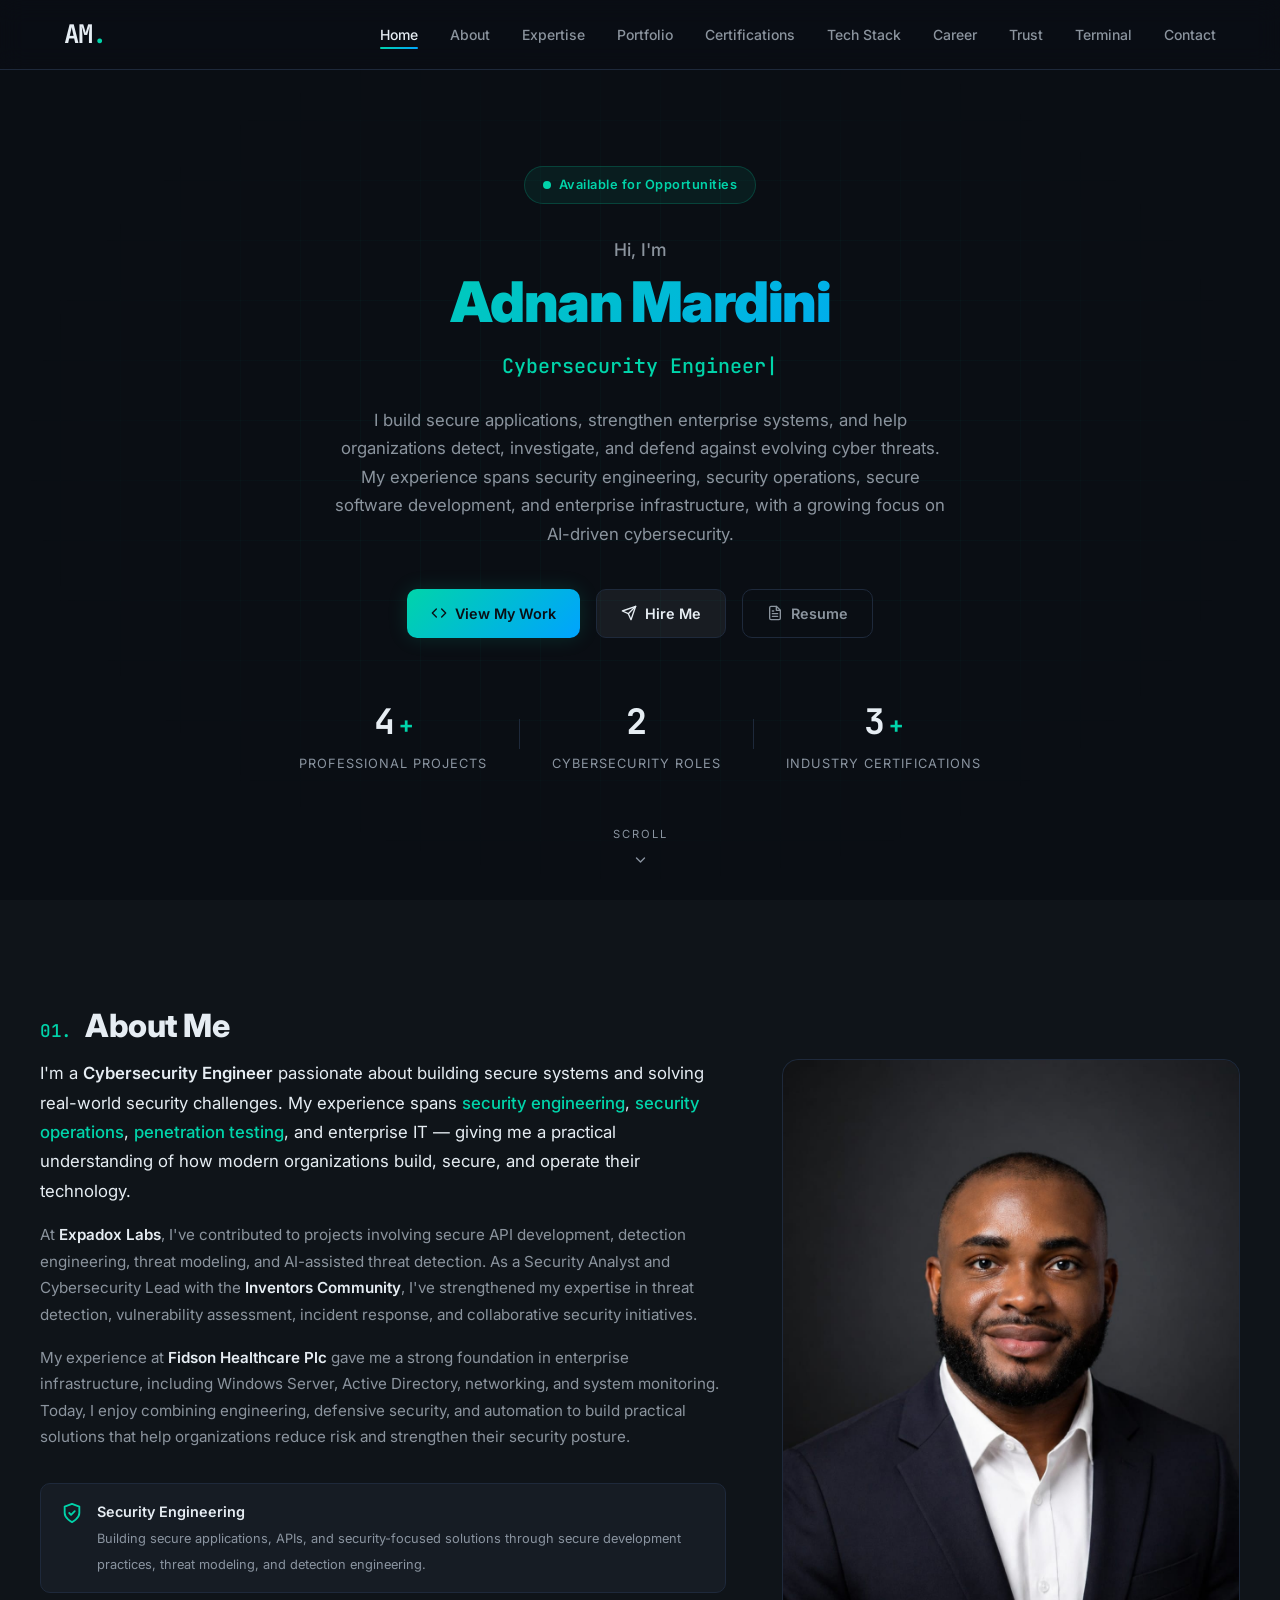
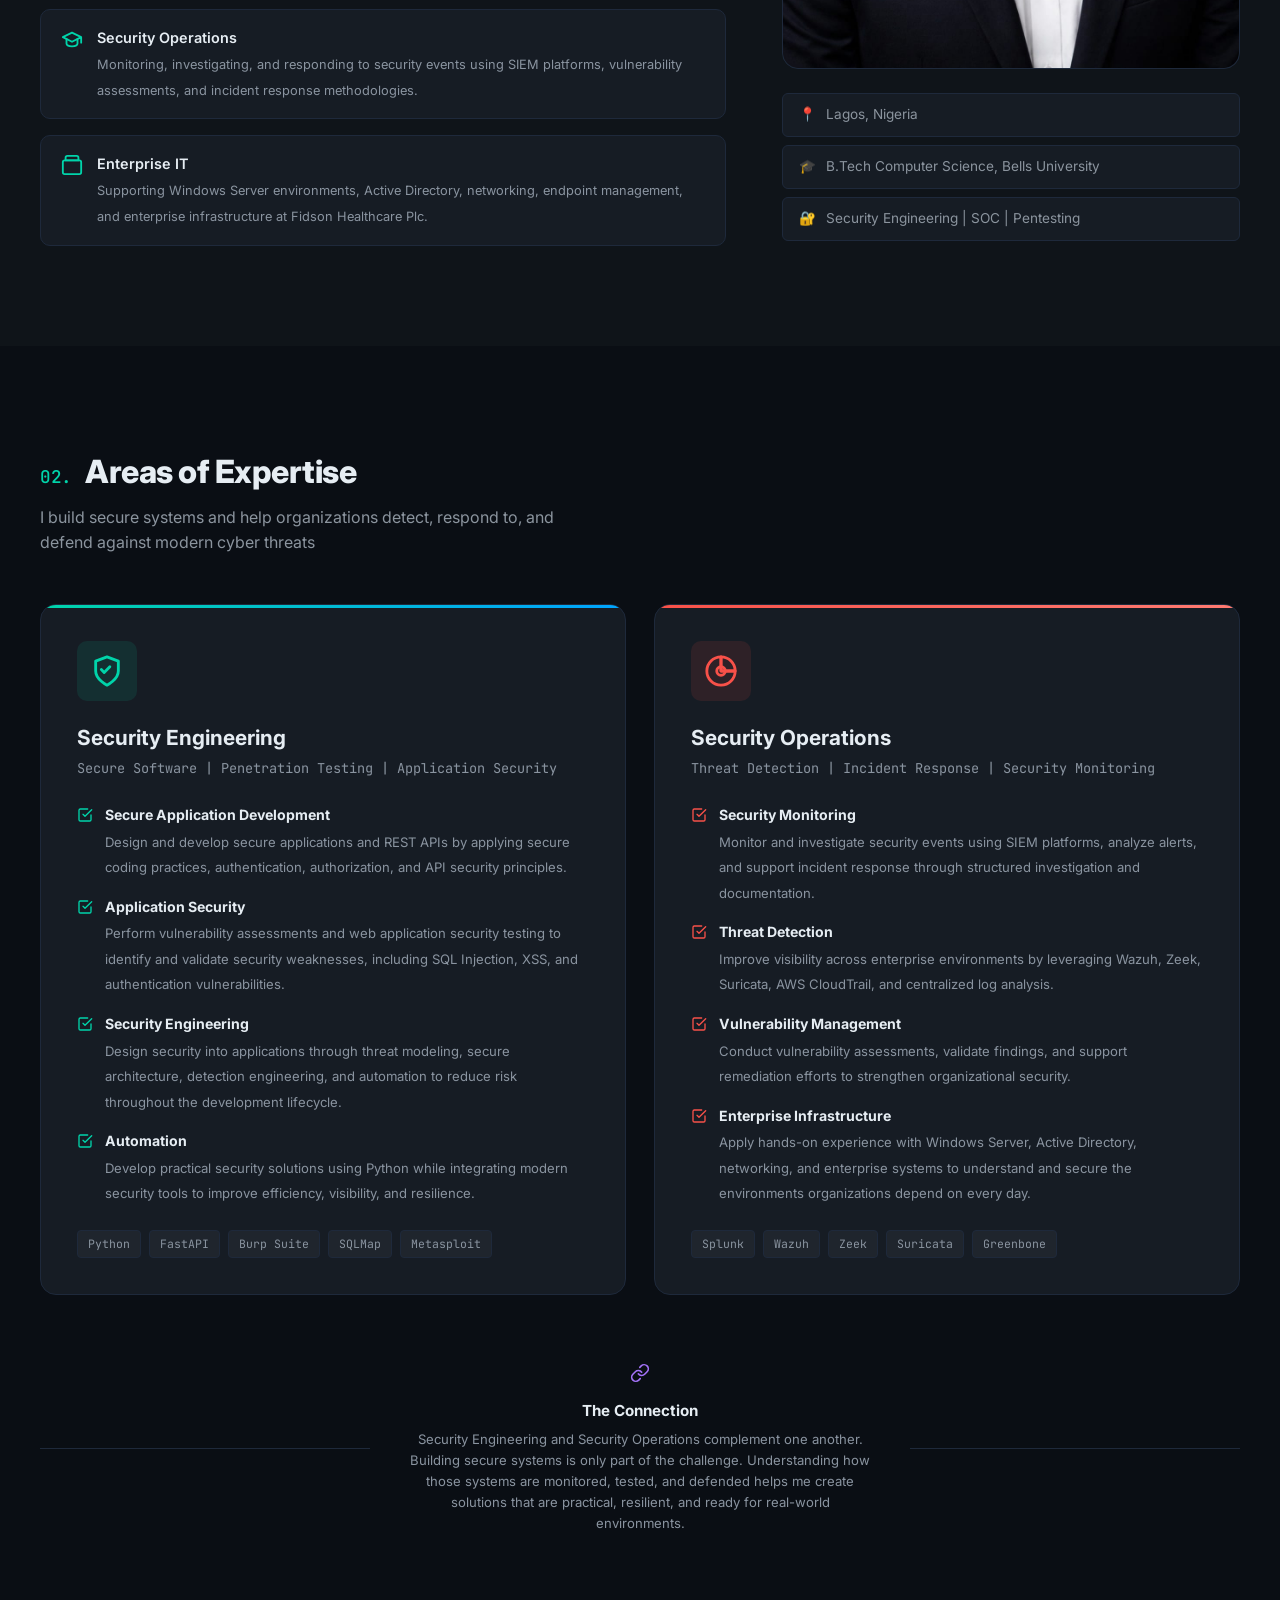
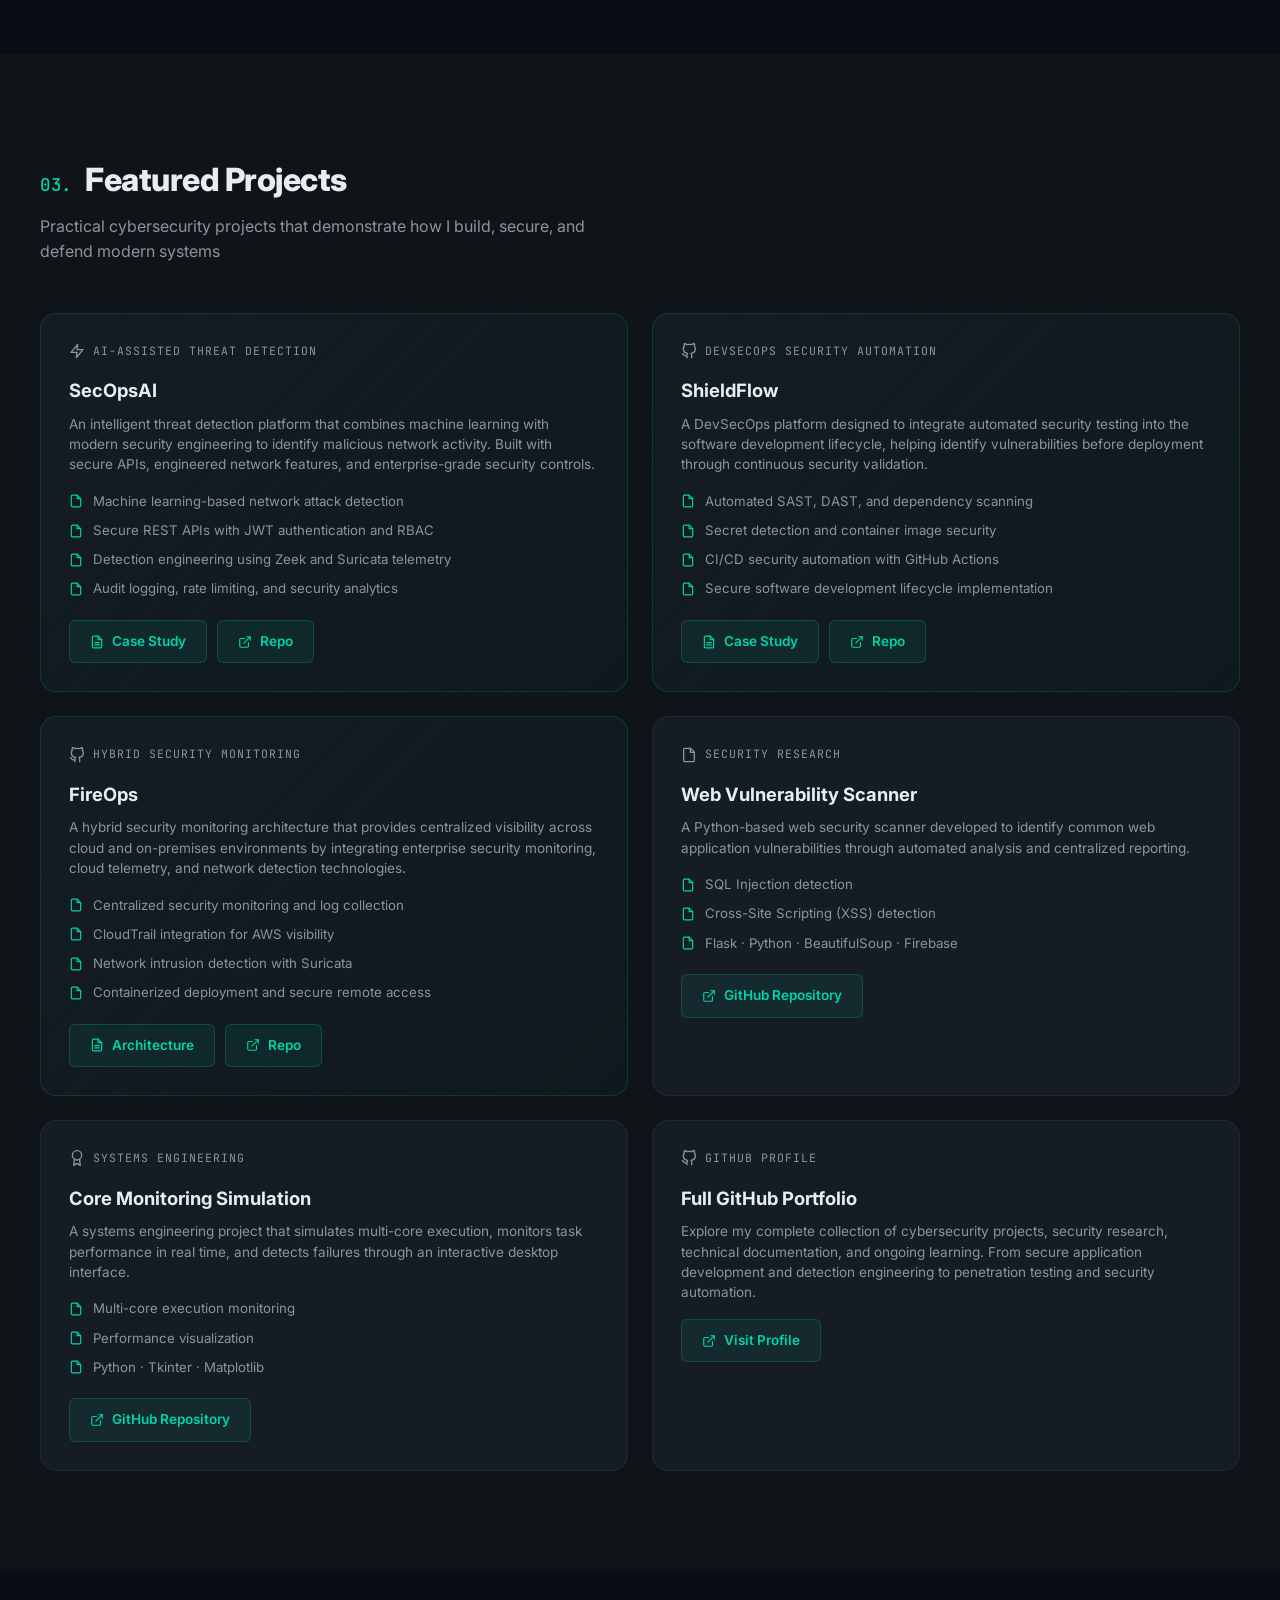
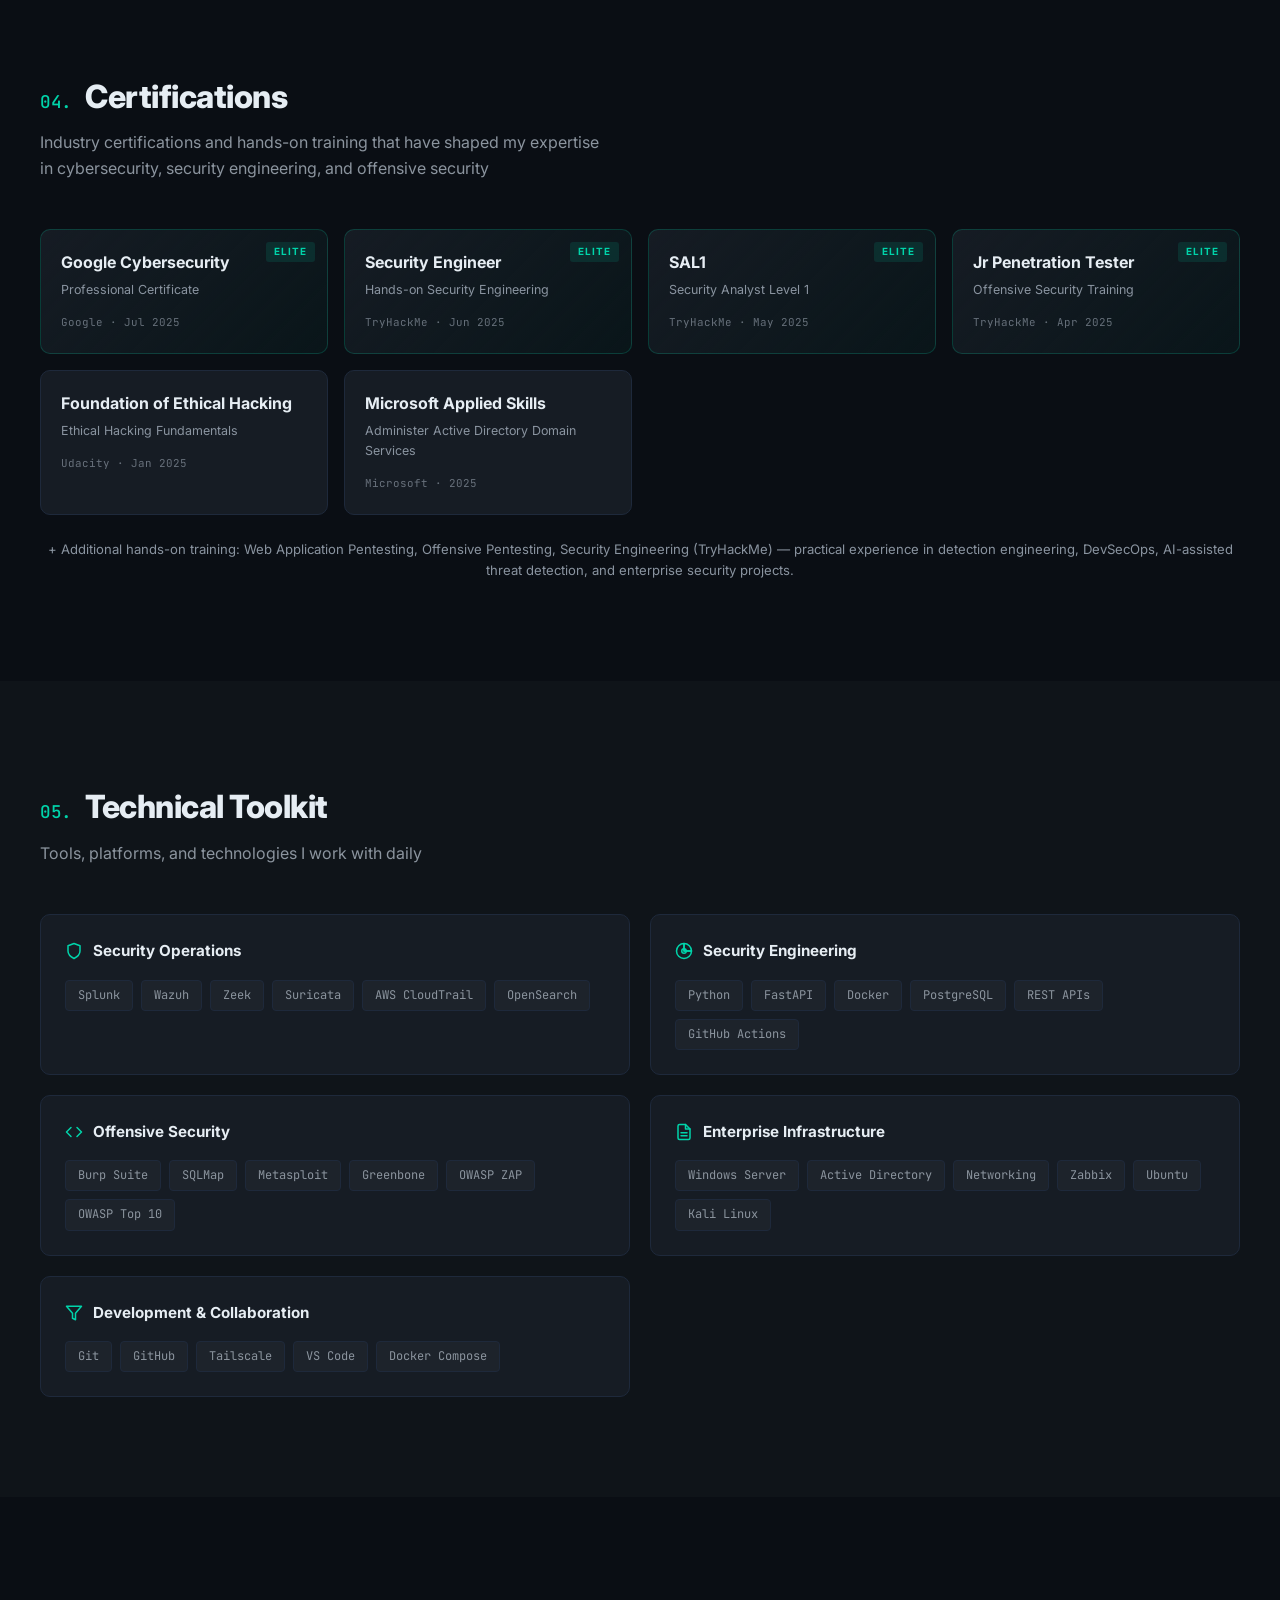
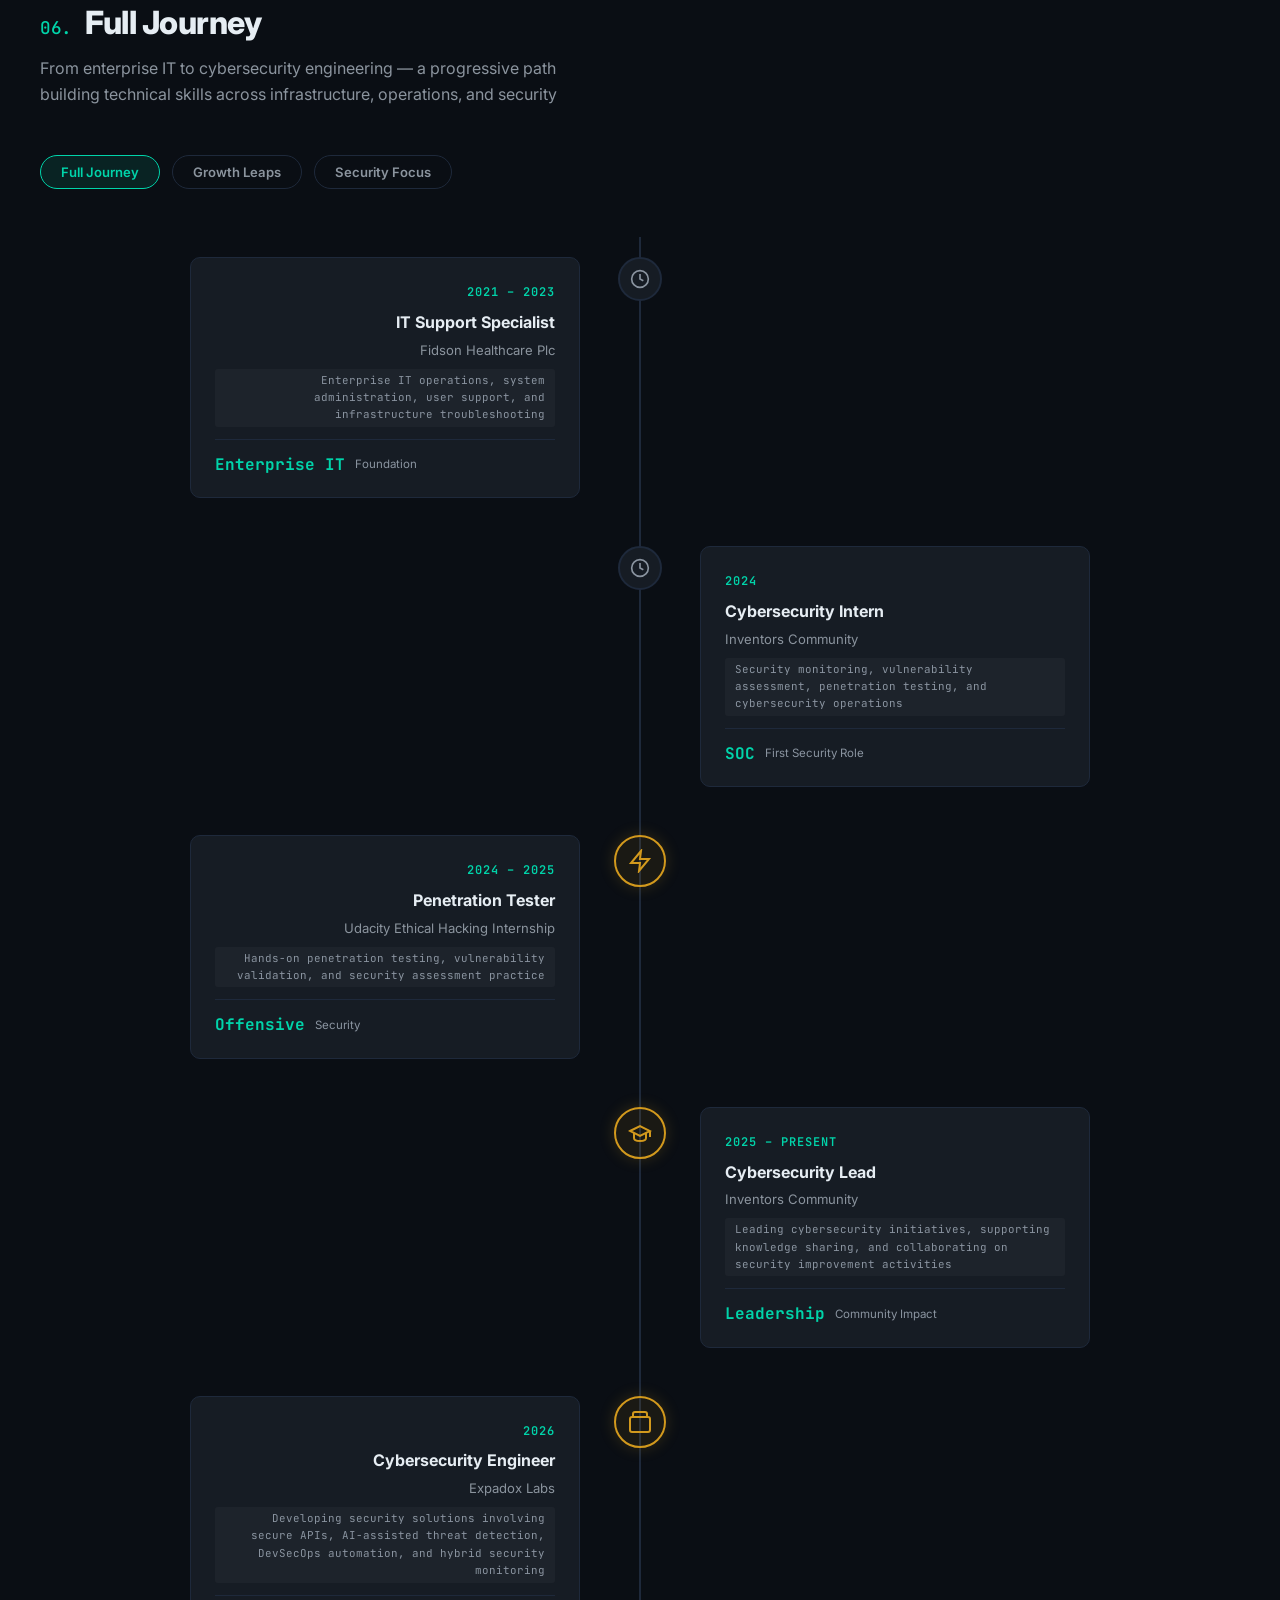
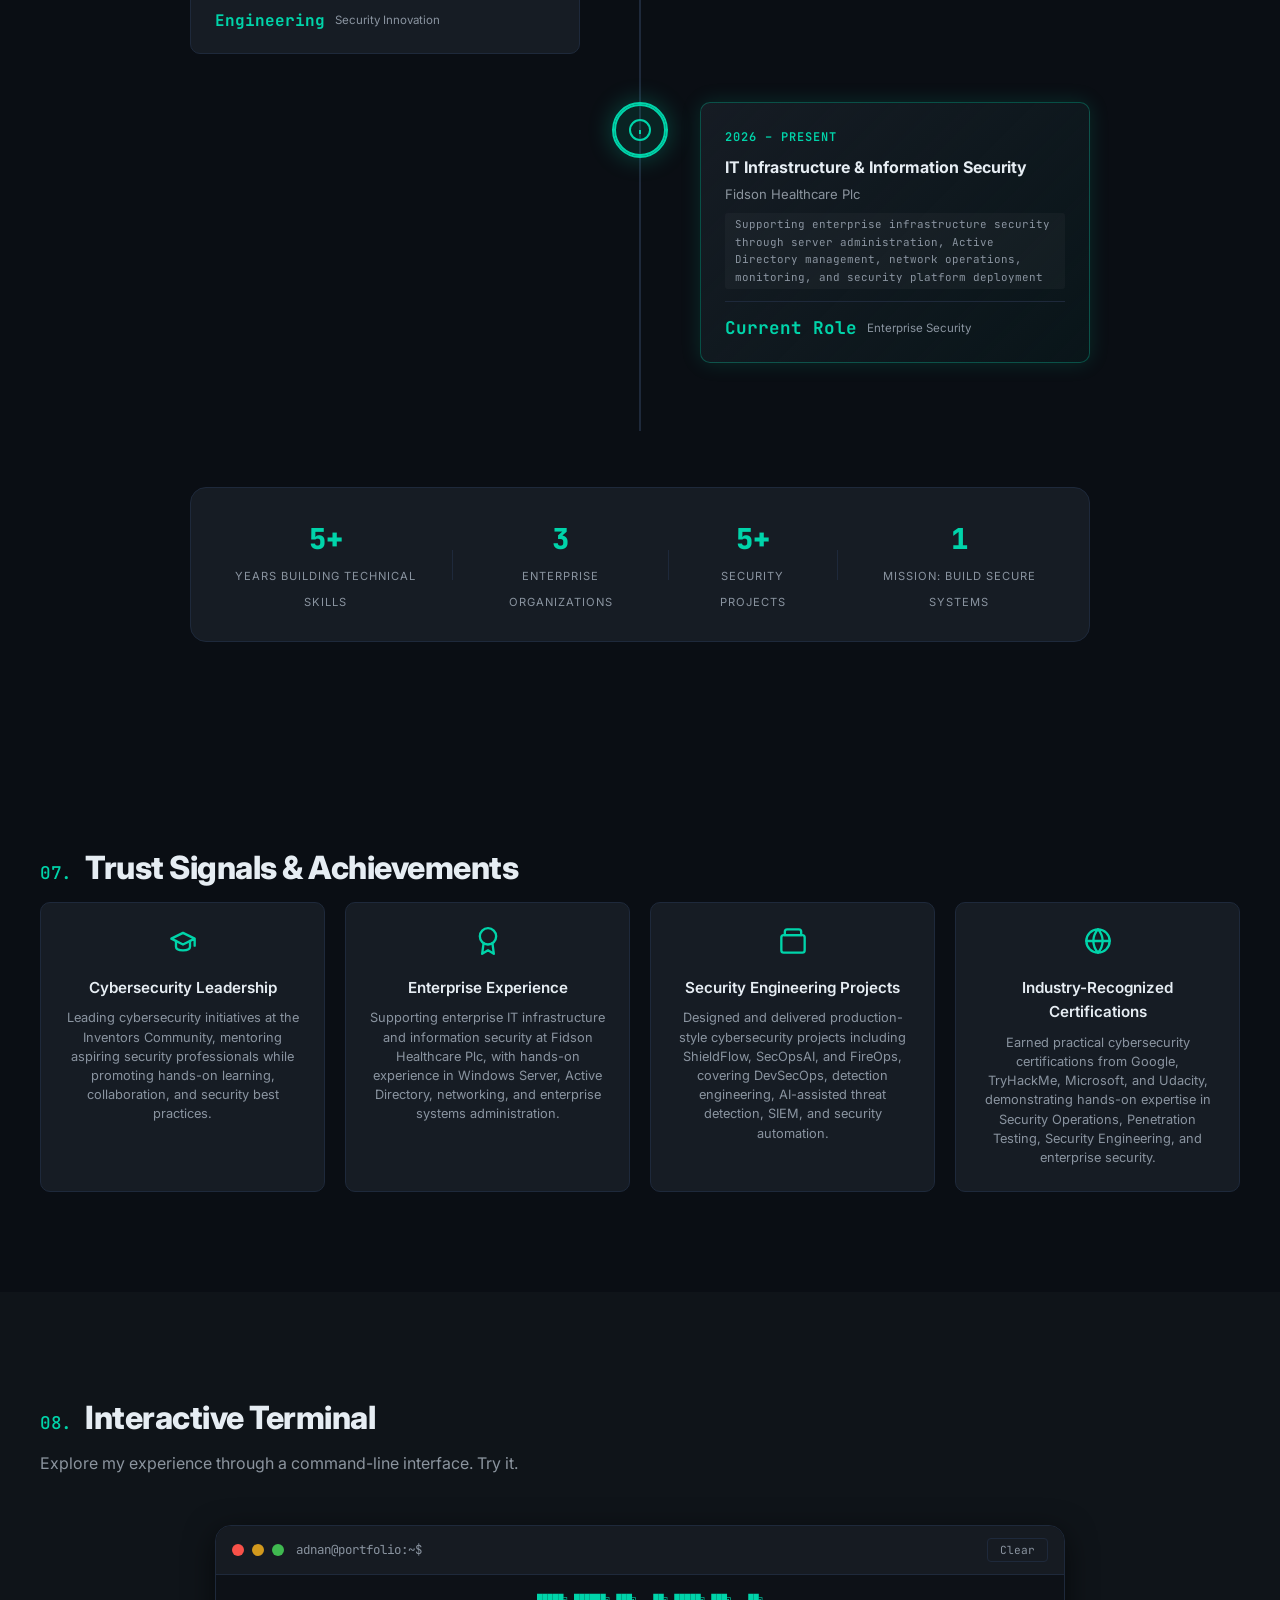
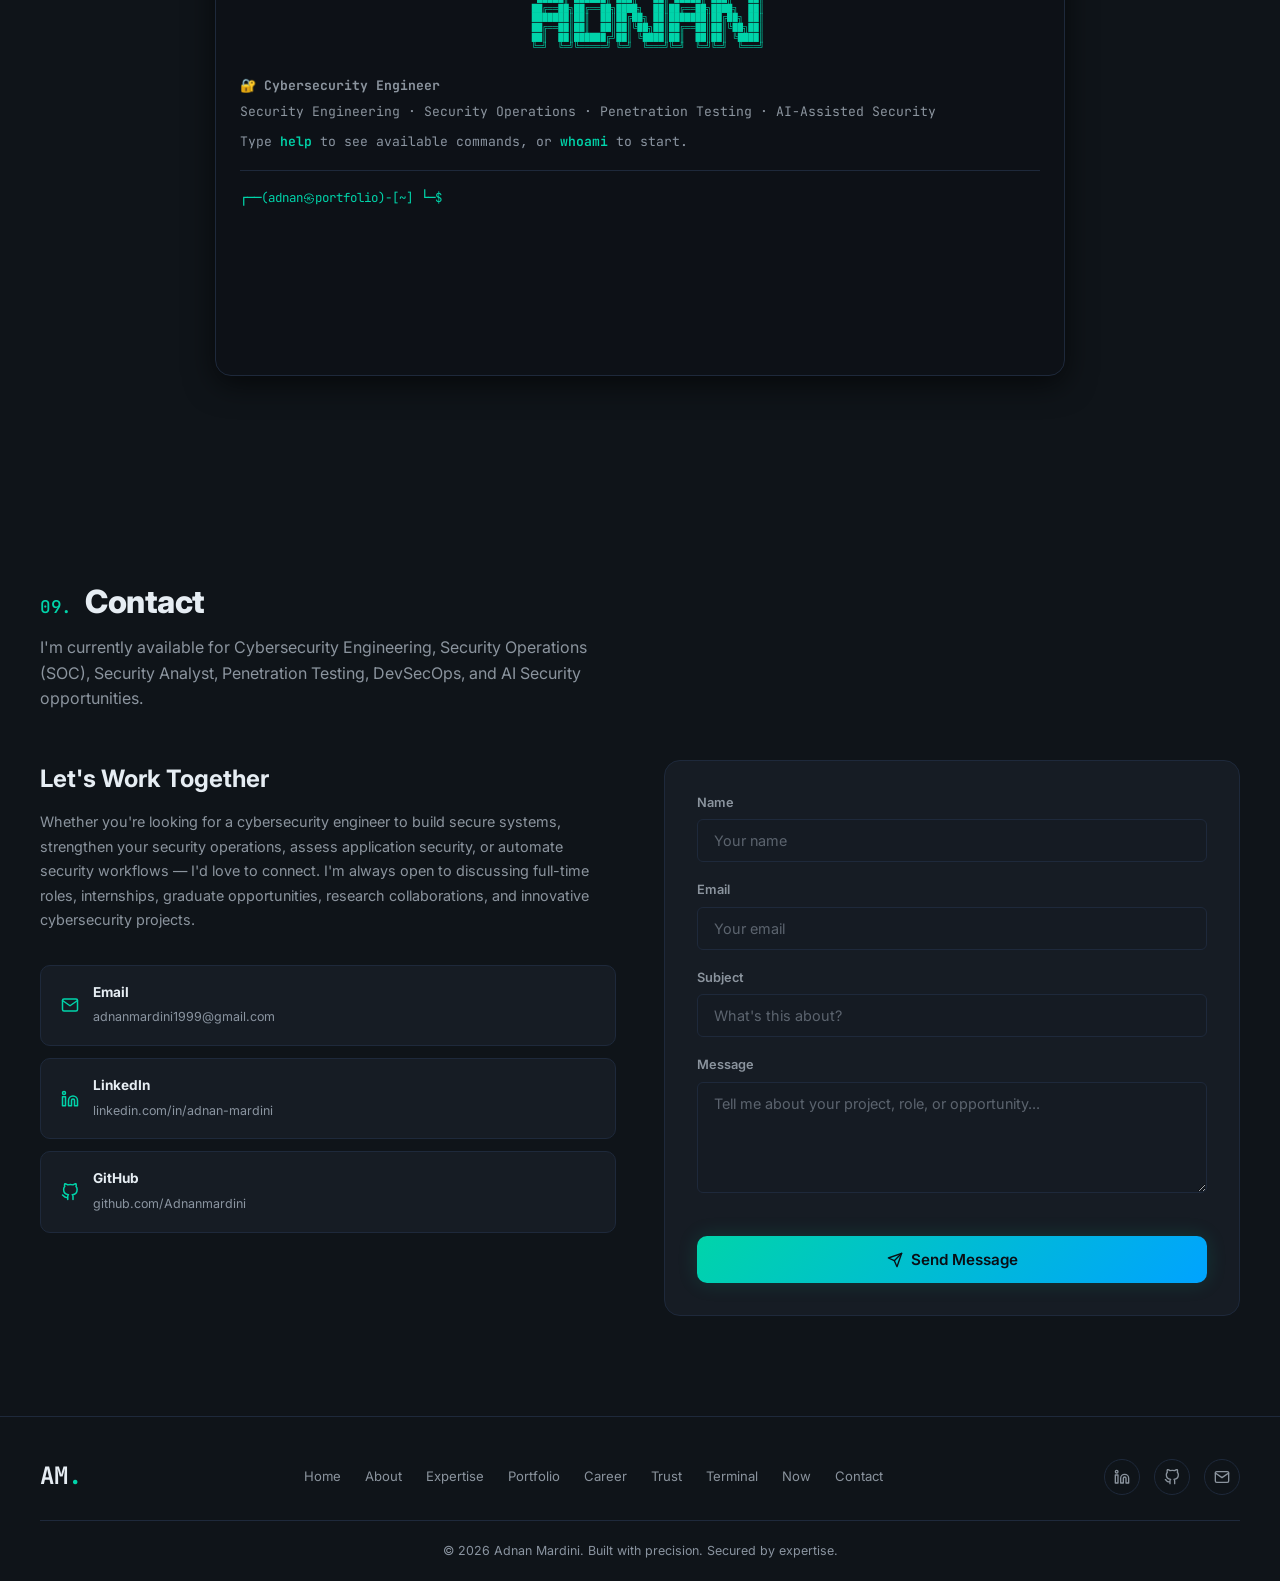
<file: index.html>
<!DOCTYPE html>
<html lang="en">
<head>
    <meta charset="UTF-8">
    <meta name="viewport" content="width=device-width, initial-scale=1.0">
    <meta name="description" content="Adnan Mardini — Cybersecurity Engineer | Security Engineering | Security Operations | Penetration Testing. Portfolio showcasing security engineering, SOC operations, and cybersecurity projects.">
    <meta name="keywords" content="cybersecurity, security engineering, security operations, penetration testing, SOC, threat detection, DevSecOps, Adnan Mardini">
    <meta name="author" content="Adnan Mardini">
    <meta name="robots" content="index, follow">
    
    <!-- Open Graph -->
    <meta property="og:title" content="Adnan Mardini — Cybersecurity Engineer">
    <meta property="og:description" content="Building secure applications, strengthening enterprise systems, and helping organizations detect, investigate, and defend against evolving cyber threats.">
    <meta property="og:type" content="website">
    <meta property="og:url" content="https://adnanmardini.com">
    <meta property="og:image" content="https://adnanmardini.com/assets/images/og-image.png">
    <meta property="og:image:width" content="1200">
    <meta property="og:image:height" content="630">
    <meta property="og:image:alt" content="Adnan Mardini — Cybersecurity Engineer">
    <meta name="twitter:card" content="summary_large_image">
    <meta name="twitter:image" content="https://adnanmardini.com/assets/images/og-image.png">
    
    <!-- Favicon — Multi-format "A" brand mark -->
<link rel="icon" type="image/svg+xml" href="data:image/svg+xml,%3Csvg xmlns='http://www.w3.org/2000/svg' viewBox='0 0 100 100'%3E%3Cdefs%3E%3ClinearGradient id='g' x1='0%25' y1='0%25' x2='100%25' y2='100%25'%3E%3Cstop offset='0%25' style='stop-color:%2300d4aa'/%3E%3Cstop offset='100%25' style='stop-color:%2300a3ff'/%3E%3C/linearGradient%3E%3C/defs%3E%3Crect width='100' height='100' rx='22' fill='url(%23g)'/%3E%3Ctext x='50' y='72' text-anchor='middle' fill='%230a0e14' font-family='Inter,sans-serif' font-weight='900' font-size='62'%3EA%3C/text%3E%3C/svg%3E">
<link rel="shortcut icon" href="[data-uri]">
    
    <title>Adnan Mardini | Cybersecurity Engineer</title>
    
    <!-- Fonts -->
    <link rel="preconnect" href="https://fonts.googleapis.com">
    <link rel="preconnect" href="https://fonts.gstatic.com" crossorigin>
    <link href="https://fonts.googleapis.com/css2?family=Inter:wght@400;500;600;700;800;900&family=JetBrains+Mono:wght@400;500;600;700&display=swap" rel="stylesheet">
    
    <!-- CSS -->
    <link rel="stylesheet" href="css/style.css">

    <!-- JSON-LD Person schema for SEO / Google knowledge panel -->
    <script type="application/ld+json">
    {
      "@context": "https://schema.org",
      "@type": "Person",
      "name": "Adnan Mardini",
      "jobTitle": "Cybersecurity Engineer",
      "description": "Cybersecurity Engineer specialized in Security Engineering, Security Operations, and Penetration Testing. Based in Lagos, Nigeria. B.Tech Computer Science at Bells University of Technology (First Class Honours). Experience at Expadox Labs, Fidson Healthcare Plc, and Inventors Community.",
      "url": "https://adnanmardini.com",
      "image": "https://adnanmardini.com/assets/images/profile.jpg",
      "email": "adnanmardini1999@gmail.com",
      "address": {
        "@type": "PostalAddress",
        "addressLocality": "Lagos",
        "addressCountry": "NG"
      },
      "sameAs": [
        "https://linkedin.com/in/adnan-mardini",
        "https://github.com/Adnanmardini"
      ],
      "alumniOf": [
        {
          "@type": "EducationalOrganization",
          "name": "Bells University of Technology"
        },
        {
          "@type": "EducationalOrganization",
          "name": "Allover Central Polytechnic"
        }
      ],
      "knowsAbout": [
        "Security Engineering",
        "Security Operations",
        "Penetration Testing",
        "Threat Detection",
        "Secure API Development",
        "DevSecOps",
        "Detection Engineering",
        "SIEM",
        "Incident Response",
        "Python Automation",
        "Splunk",
        "Wazuh",
        "Active Directory",
        "Windows Server"
      ]
    }
    </script>

    <!-- hCaptcha — privacy-friendly bot protection for the contact form -->
    <script src="https://js.hcaptcha.com/1/api.js" async defer></script>

    <!-- Privacy-friendly analytics by Plausible -->
    <script async src="https://plausible.io/js/pa-CULpUfeL2Juc-qRc9ARc9.js"></script>
    <script>
        window.plausible=window.plausible||function(){(plausible.q=plausible.q||[]).push(arguments)},plausible.init=plausible.init||function(i){plausible.o=i||{}};
        plausible.init()
    </script>
</head>
<body>
    <a href="#main-content" class="skip-link">Skip to content</a>

    <!-- NAVIGATION -->
    <nav class="navbar" aria-label="Primary">
        <div class="nav-container">
            <a href="#" class="nav-logo">AM<span class="accent">.</span></a>
            <ul class="nav-menu">
                <li><a href="#home" class="nav-link active">Home</a></li>
                <li><a href="#about" class="nav-link">About</a></li>
                <li><a href="#expertise" class="nav-link">Expertise</a></li>
                <li><a href="#portfolio" class="nav-link">Portfolio</a></li>
                <li><a href="#certifications" class="nav-link">Certifications</a></li>
                <li><a href="#techstack" class="nav-link">Tech Stack</a></li>
                <li><a href="#timeline" class="nav-link">Career</a></li>
                <li><a href="#trust" class="nav-link">Trust</a></li>
                <li><a href="#terminal-demo" class="nav-link">Terminal</a></li>
                <li><a href="#contact" class="nav-link">Contact</a></li>
            </ul>
            <button class="nav-toggle" id="mobile-menu" type="button" aria-label="Toggle navigation menu" aria-expanded="false">
                <span class="bar"></span>
                <span class="bar"></span>
                <span class="bar"></span>
            </button>
        </div>
    </nav>

    <main id="main-content">

    <!-- HERO SECTION -->
    <section id="home" class="hero">
        <div class="hero-bg-grid"></div>
        <div class="hero-container">
            <div class="hero-badge">
                <span class="pulse-dot"></span> Available for Opportunities
            </div>
            <h1 class="hero-title">
                <span class="hero-greeting">Hi, I'm</span>
                <span class="hero-name">Adnan Mardini</span>
            </h1>
            <h2 class="hero-role">
                <span class="typing-text"></span><span class="cursor">|</span>
            </h2>
            <p class="hero-description">
                I build secure applications, strengthen enterprise systems, and help organizations detect, 
                investigate, and defend against evolving cyber threats. My experience spans security engineering, 
                security operations, secure software development, and enterprise infrastructure, with a growing 
                focus on AI-driven cybersecurity.
            </p>
            <div class="hero-cta">
                <a href="#portfolio" class="btn btn-primary">
                    <svg width="16" height="16" viewBox="0 0 24 24" fill="none" stroke="currentColor" stroke-width="2" stroke-linecap="round" stroke-linejoin="round"><polyline points="16 18 22 12 16 6"/><polyline points="8 6 2 12 8 18"/></svg>
                    View My Work
                </a>
                <a href="#contact" class="btn btn-secondary">
                    <svg width="16" height="16" viewBox="0 0 24 24" fill="none" stroke="currentColor" stroke-width="2" stroke-linecap="round" stroke-linejoin="round"><line x1="22" y1="2" x2="11" y2="13"/><polygon points="22 2 15 22 11 13 2 9 22 2"/></svg>
                    Hire Me
                </a>
                <a href="resume/index.html" class="btn btn-outline">
                    <svg width="16" height="16" viewBox="0 0 24 24" fill="none" stroke="currentColor" stroke-width="2" stroke-linecap="round" stroke-linejoin="round"><path d="M14 2H6a2 2 0 0 0-2 2v16a2 2 0 0 0 2 2h12a2 2 0 0 0 2-2V8z"/><polyline points="14 2 14 8 20 8"/><line x1="16" y1="13" x2="8" y2="13"/><line x1="16" y1="17" x2="8" y2="17"/><polyline points="10 9 9 9 8 9"/></svg>
                    Resume
                </a>
            </div>
            <div class="hero-stats">
                <div class="stat-item">
                    <span class="stat-number" data-target="5">5</span>
                    <span class="stat-suffix">+</span>
                    <span class="stat-label">Professional Projects</span>
                </div>
                <div class="stat-divider"></div>
                <div class="stat-item">
                    <span class="stat-number" data-target="3">3</span>
                    <span class="stat-suffix"></span>
                    <span class="stat-label">Cybersecurity Roles</span>
                </div>
                <div class="stat-divider"></div>
                <div class="stat-item">
                    <span class="stat-number" data-target="4">4</span>
                    <span class="stat-suffix">+</span>
                    <span class="stat-label">Industry Certifications</span>
                </div>
            </div>
        </div>
        <div class="scroll-indicator">
            <span>Scroll</span>
            <svg width="16" height="16" viewBox="0 0 24 24" fill="none" stroke="currentColor" stroke-width="2" stroke-linecap="round" stroke-linejoin="round"><polyline points="6 9 12 15 18 9"/></svg>
        </div>
    </section>

    <!-- ABOUT SECTION -->
    <section id="about" class="about">
        <div class="section-container">
            <h2 class="section-title">
                <span class="section-number">01.</span> About Me
            </h2>
            <div class="about-grid">
                <div class="about-text">
                    <p class="about-intro">
                        I'm a <strong>Cybersecurity Engineer</strong> passionate about building secure systems 
                        and solving real-world security challenges. My experience spans 
                        <span class="highlight">security engineering</span>, 
                        <span class="highlight">security operations</span>, 
                        <span class="highlight">penetration testing</span>, and enterprise IT — giving me a 
                        practical understanding of how modern organizations build, secure, and operate their technology.
                    </p>
                    <p>
                        At <strong>Expadox Labs</strong>, I've contributed to projects involving secure API development, 
                        detection engineering, threat modeling, and AI-assisted threat detection. As a Security Analyst 
                        and Cybersecurity Lead with the <strong>Inventors Community</strong>, I've strengthened my expertise 
                        in threat detection, vulnerability assessment, incident response, and collaborative security initiatives.
                    </p>
                    <p>
                        My experience at <strong>Fidson Healthcare Plc</strong> gave me a strong foundation in enterprise 
                        infrastructure, including Windows Server, Active Directory, networking, and system monitoring. 
                        Today, I enjoy combining engineering, defensive security, and automation to build practical 
                        solutions that help organizations reduce risk and strengthen their security posture.
                    </p>
                    <div class="about-highlights">
                        <div class="highlight-item">
                            <div class="highlight-icon">
                                <svg width="22" height="22" viewBox="0 0 24 24" fill="none" stroke="currentColor" stroke-width="2" stroke-linecap="round" stroke-linejoin="round">
                                    <path d="M12 22s8-4 8-10V5l-8-3-8 3v7c0 6 8 10 8 10z"/>
                                    <path d="M9 12l2 2 4-4"/>
                                </svg>
                            </div>
                            <div>
                                <strong>Security Engineering</strong>
                                <span>Building secure applications, APIs, and security-focused solutions through secure development practices, threat modeling, and detection engineering.</span>
                            </div>
                        </div>
                        <div class="highlight-item">
                            <div class="highlight-icon">
                                <svg width="22" height="22" viewBox="0 0 24 24" fill="none" stroke="currentColor" stroke-width="2" stroke-linecap="round" stroke-linejoin="round">
                                    <path d="M22 10v6M2 10l10-5 10 5-10 5z"/>
                                    <path d="M6 12v5c0 2 2 3 6 3s6-1 6-3v-5"/>
                                </svg>
                            </div>
                            <div>
                                <strong>Security Operations</strong>
                                <span>Monitoring, investigating, and responding to security events using SIEM platforms, vulnerability assessments, and incident response methodologies.</span>
                            </div>
                        </div>
                        <div class="highlight-item">
                            <div class="highlight-icon">
                                <svg width="22" height="22" viewBox="0 0 24 24" fill="none" stroke="currentColor" stroke-width="2" stroke-linecap="round" stroke-linejoin="round">
                                    <rect x="2" y="7" width="20" height="15" rx="2" ry="2"/>
                                    <path d="M17 2H7a2 2 0 0 0-2 2v3h14V4a2 2 0 0 0-2-2z"/>
                                </svg>
                            </div>
                            <div>
                                <strong>Enterprise IT</strong>
                                <span>Supporting Windows Server environments, Active Directory, networking, endpoint management, and enterprise infrastructure at Fidson Healthcare Plc.</span>
                            </div>
                        </div>
                    </div>
                </div>
                <div class="about-image-wrapper">
                    <div class="about-image-container">
                        <img src="assets/images/profile.jpg" alt="Adnan Mardini — Cybersecurity Engineer" class="about-profile-img">
                    </div>
                    <div class="about-quick-facts">
                        <div class="fact">
                            <span class="fact-icon">📍</span>
                            <span>Lagos, Nigeria</span>
                        </div>
                        <div class="fact">
                            <span class="fact-icon">🎓</span>
                            <span>B.Tech Computer Science, Bells University</span>
                        </div>
                        <div class="fact">
                            <span class="fact-icon">🔐</span>
                            <span>Security Engineering | SOC | Pentesting</span>
                        </div>
                    </div>
                </div>
            </div>
        </div>
    </section>

    <!-- EXPERTISE SECTION -->
    <section id="expertise" class="expertise">
        <div class="section-container">
            <h2 class="section-title">
                <span class="section-number">02.</span> Areas of Expertise
            </h2>
            <p class="section-subtitle">I build secure systems and help organizations detect, respond to, and defend against modern cyber threats</p>
            
            <div class="expertise-grid">
                <!-- Security Engineering -->
                <div class="expertise-card defensive">
                    <div class="card-icon">
                        <svg width="34" height="34" viewBox="0 0 24 24" fill="none" stroke="currentColor" stroke-width="2" stroke-linecap="round" stroke-linejoin="round">
                            <path d="M12 22s8-4 8-10V5l-8-3-8 3v7c0 6 8 10 8 10z"/>
                            <path d="M8 11l2 2 4-4"/>
                        </svg>
                    </div>
                    <h3>Security Engineering</h3>
                    <p class="card-subtitle">Secure Software | Penetration Testing | Application Security</p>
                    <ul class="expertise-list">
                        <li>
                            <svg width="16" height="16" viewBox="0 0 24 24" fill="none" stroke="currentColor" stroke-width="2" stroke-linecap="round" stroke-linejoin="round"><polyline points="9 11 12 14 22 4"/><path d="M21 12v7a2 2 0 0 1-2 2H5a2 2 0 0 1-2-2V5a2 2 0 0 1 2-2h11"/></svg>
                            <div>
                                <strong>Secure Application Development</strong>
                                <span>Design and develop secure applications and REST APIs by applying secure coding practices, authentication, authorization, and API security principles.</span>
                            </div>
                        </li>
                        <li>
                            <svg width="16" height="16" viewBox="0 0 24 24" fill="none" stroke="currentColor" stroke-width="2" stroke-linecap="round" stroke-linejoin="round"><polyline points="9 11 12 14 22 4"/><path d="M21 12v7a2 2 0 0 1-2 2H5a2 2 0 0 1-2-2V5a2 2 0 0 1 2-2h11"/></svg>
                            <div>
                                <strong>Application Security</strong>
                                <span>Perform vulnerability assessments and web application security testing to identify and validate security weaknesses, including SQL Injection, XSS, and authentication vulnerabilities.</span>
                            </div>
                        </li>
                        <li>
                            <svg width="16" height="16" viewBox="0 0 24 24" fill="none" stroke="currentColor" stroke-width="2" stroke-linecap="round" stroke-linejoin="round"><polyline points="9 11 12 14 22 4"/><path d="M21 12v7a2 2 0 0 1-2 2H5a2 2 0 0 1-2-2V5a2 2 0 0 1 2-2h11"/></svg>
                            <div>
                                <strong>Security Engineering</strong>
                                <span>Design security into applications through threat modeling, secure architecture, detection engineering, and automation to reduce risk throughout the development lifecycle.</span>
                            </div>
                        </li>
                        <li>
                            <svg width="16" height="16" viewBox="0 0 24 24" fill="none" stroke="currentColor" stroke-width="2" stroke-linecap="round" stroke-linejoin="round"><polyline points="9 11 12 14 22 4"/><path d="M21 12v7a2 2 0 0 1-2 2H5a2 2 0 0 1-2-2V5a2 2 0 0 1 2-2h11"/></svg>
                            <div>
                                <strong>Automation</strong>
                                <span>Develop practical security solutions using Python while integrating modern security tools to improve efficiency, visibility, and resilience.</span>
                            </div>
                        </li>
                    </ul>
                    <div class="expertise-tags">
                        <span>Python</span>
                        <span>FastAPI</span>
                        <span>Burp Suite</span>
                        <span>SQLMap</span>
                        <span>Metasploit</span>
                    </div>
                </div>

                <!-- Security Operations -->
                <div class="expertise-card offensive">
                    <div class="card-icon">
                        <svg width="34" height="34" viewBox="0 0 24 24" fill="none" stroke="currentColor" stroke-width="2" stroke-linecap="round" stroke-linejoin="round">
                            <path d="M12 2a10 10 0 1 0 10 10H12V2z"/>
                            <path d="M12 2a10 10 0 0 1 10 10h-10V2z"/>
                            <circle cx="12" cy="12" r="3"/>
                        </svg>
                    </div>
                    <h3>Security Operations</h3>
                    <p class="card-subtitle">Threat Detection | Incident Response | Security Monitoring</p>
                    <ul class="expertise-list">
                        <li>
                            <svg width="16" height="16" viewBox="0 0 24 24" fill="none" stroke="currentColor" stroke-width="2" stroke-linecap="round" stroke-linejoin="round"><polyline points="9 11 12 14 22 4"/><path d="M21 12v7a2 2 0 0 1-2 2H5a2 2 0 0 1-2-2V5a2 2 0 0 1 2-2h11"/></svg>
                            <div>
                                <strong>Security Monitoring</strong>
                                <span>Monitor and investigate security events using SIEM platforms, analyze alerts, and support incident response through structured investigation and documentation.</span>
                            </div>
                        </li>
                        <li>
                            <svg width="16" height="16" viewBox="0 0 24 24" fill="none" stroke="currentColor" stroke-width="2" stroke-linecap="round" stroke-linejoin="round"><polyline points="9 11 12 14 22 4"/><path d="M21 12v7a2 2 0 0 1-2 2H5a2 2 0 0 1-2-2V5a2 2 0 0 1 2-2h11"/></svg>
                            <div>
                                <strong>Threat Detection</strong>
                                <span>Improve visibility across enterprise environments by leveraging Wazuh, Zeek, Suricata, AWS CloudTrail, and centralized log analysis.</span>
                            </div>
                        </li>
                        <li>
                            <svg width="16" height="16" viewBox="0 0 24 24" fill="none" stroke="currentColor" stroke-width="2" stroke-linecap="round" stroke-linejoin="round"><polyline points="9 11 12 14 22 4"/><path d="M21 12v7a2 2 0 0 1-2 2H5a2 2 0 0 1-2-2V5a2 2 0 0 1 2-2h11"/></svg>
                            <div>
                                <strong>Vulnerability Management</strong>
                                <span>Conduct vulnerability assessments, validate findings, and support remediation efforts to strengthen organizational security.</span>
                            </div>
                        </li>
                        <li>
                            <svg width="16" height="16" viewBox="0 0 24 24" fill="none" stroke="currentColor" stroke-width="2" stroke-linecap="round" stroke-linejoin="round"><polyline points="9 11 12 14 22 4"/><path d="M21 12v7a2 2 0 0 1-2 2H5a2 2 0 0 1-2-2V5a2 2 0 0 1 2-2h11"/></svg>
                            <div>
                                <strong>Enterprise Infrastructure</strong>
                                <span>Apply hands-on experience with Windows Server, Active Directory, networking, and enterprise systems to understand and secure the environments organizations depend on every day.</span>
                            </div>
                        </li>
                    </ul>
                    <div class="expertise-tags">
                        <span>Splunk</span>
                        <span>Wazuh</span>
                        <span>Zeek</span>
                        <span>Suricata</span>
                        <span>Greenbone</span>
                    </div>
                </div>
            </div>

            <!-- Bridge Section -->
            <div class="expertise-bridge">
                <div class="bridge-line"></div>
                <div class="bridge-content">
                    <svg width="20" height="20" viewBox="0 0 24 24" fill="none" stroke="currentColor" stroke-width="2" stroke-linecap="round" stroke-linejoin="round"><path d="M10 13a5 5 0 0 0 7.54.54l3-3a5 5 0 0 0-7.07-7.07l-1.72 1.71"/><path d="M14 11a5 5 0 0 0-7.54-.54l-3 3a5 5 0 0 0 7.07 7.07l1.71-1.71"/></svg>
                    <h3>The Connection</h3>
                    <p>Security Engineering and Security Operations complement one another. Building secure systems is only part of the challenge. Understanding how those systems are monitored, tested, and defended helps me create solutions that are practical, resilient, and ready for real-world environments.</p>
                </div>
                <div class="bridge-line"></div>
            </div>
        </div>
    </section>

    <!-- PORTFOLIO SECTION -->
    <section id="portfolio" class="portfolio">
        <div class="section-container">
            <h2 class="section-title">
                <span class="section-number">03.</span> Featured Projects
            </h2>
            <p class="section-subtitle">Practical cybersecurity projects that demonstrate how I build, secure, and defend modern systems</p>
            
            <div class="portfolio-grid">
                <!-- SecOpsAI -->
                <div class="portfolio-card featured">
                    <div class="portfolio-card-header">
                        <svg width="16" height="16" viewBox="0 0 24 24" fill="none" stroke="currentColor" stroke-width="2" stroke-linecap="round" stroke-linejoin="round"><polygon points="13 2 3 14 12 14 11 22 21 10 12 10 13 2"/></svg>
                        <span>AI-Assisted Threat Detection</span>
                    </div>
                    <h3>SecOpsAI</h3>
                    <p>An intelligent threat detection platform that combines machine learning with modern security engineering to identify malicious network activity. Built with secure APIs, engineered network features, and enterprise-grade security controls.</p>
                    <ul>
                        <li><svg width="14" height="14" viewBox="0 0 24 24" fill="none" stroke="currentColor" stroke-width="2" stroke-linecap="round" stroke-linejoin="round"><path d="M14 2H6a2 2 0 0 0-2 2v16a2 2 0 0 0 2 2h12a2 2 0 0 0 2-2V8z"/><polyline points="14 2 14 8 20 8"/></svg> Machine learning-based network attack detection</li>
                        <li><svg width="14" height="14" viewBox="0 0 24 24" fill="none" stroke="currentColor" stroke-width="2" stroke-linecap="round" stroke-linejoin="round"><path d="M14 2H6a2 2 0 0 0-2 2v16a2 2 0 0 0 2 2h12a2 2 0 0 0 2-2V8z"/><polyline points="14 2 14 8 20 8"/></svg> Secure REST APIs with JWT authentication and RBAC</li>
                        <li><svg width="14" height="14" viewBox="0 0 24 24" fill="none" stroke="currentColor" stroke-width="2" stroke-linecap="round" stroke-linejoin="round"><path d="M14 2H6a2 2 0 0 0-2 2v16a2 2 0 0 0 2 2h12a2 2 0 0 0 2-2V8z"/><polyline points="14 2 14 8 20 8"/></svg> Detection engineering using Zeek and Suricata telemetry</li>
                        <li><svg width="14" height="14" viewBox="0 0 24 24" fill="none" stroke="currentColor" stroke-width="2" stroke-linecap="round" stroke-linejoin="round"><path d="M14 2H6a2 2 0 0 0-2 2v16a2 2 0 0 0 2 2h12a2 2 0 0 0 2-2V8z"/><polyline points="14 2 14 8 20 8"/></svg> Audit logging, rate limiting, and security analytics</li>
                    </ul>
                    <div style="display: flex; gap: 10px; flex-wrap: wrap; margin-top: 4px;">
                        <a href="portfolio/case-studies/secopsai.html" class="btn btn-card">
                            <svg width="14" height="14" viewBox="0 0 24 24" fill="none" stroke="currentColor" stroke-width="2" stroke-linecap="round" stroke-linejoin="round"><path d="M14 2H6a2 2 0 0 0-2 2v16a2 2 0 0 0 2 2h12a2 2 0 0 0 2-2V8z"/><polyline points="14 2 14 8 20 8"/><line x1="16" y1="13" x2="8" y2="13"/><line x1="16" y1="17" x2="8" y2="17"/></svg>
                            Case Study
                        </a>
                        <a href="https://github.com/Adnanmardini" class="btn btn-card" target="_blank" rel="noopener">
                            <svg width="14" height="14" viewBox="0 0 24 24" fill="none" stroke="currentColor" stroke-width="2" stroke-linecap="round" stroke-linejoin="round"><path d="M18 13v6a2 2 0 0 1-2 2H5a2 2 0 0 1-2-2V8a2 2 0 0 1 2-2h6"/><polyline points="15 3 21 3 21 9"/><line x1="10" y1="14" x2="21" y2="3"/></svg>
                            Repo
                        </a>
                    </div>
                </div>

                <!-- ShieldFlow -->
                <div class="portfolio-card featured">
                    <div class="portfolio-card-header">
                        <svg width="16" height="16" viewBox="0 0 24 24" fill="none" stroke="currentColor" stroke-width="2" stroke-linecap="round" stroke-linejoin="round"><path d="M9 19c-5 1.5-5-2.5-7-3m14 6v-3.87a3.37 3.37 0 0 0-.94-2.61c3.14-.35 6.44-1.54 6.44-7A5.44 5.44 0 0 0 20 4.77 5.07 5.07 0 0 0 19.91 1S18.73.65 16 2.48a13.38 13.38 0 0 0-7 0C6.27.65 5.09 1 5.09 1A5.07 5.07 0 0 0 5 4.77a5.44 5.44 0 0 0-1.5 3.78c0 5.42 3.3 6.61 6.44 7A3.37 3.37 0 0 0 9 18.13V22"/></svg>
                        <span>DevSecOps Security Automation</span>
                    </div>
                    <h3>ShieldFlow</h3>
                    <p>A DevSecOps platform designed to integrate automated security testing into the software development lifecycle, helping identify vulnerabilities before deployment through continuous security validation.</p>
                    <ul>
                        <li><svg width="14" height="14" viewBox="0 0 24 24" fill="none" stroke="currentColor" stroke-width="2" stroke-linecap="round" stroke-linejoin="round"><path d="M14 2H6a2 2 0 0 0-2 2v16a2 2 0 0 0 2 2h12a2 2 0 0 0 2-2V8z"/><polyline points="14 2 14 8 20 8"/></svg> Automated SAST, DAST, and dependency scanning</li>
                        <li><svg width="14" height="14" viewBox="0 0 24 24" fill="none" stroke="currentColor" stroke-width="2" stroke-linecap="round" stroke-linejoin="round"><path d="M14 2H6a2 2 0 0 0-2 2v16a2 2 0 0 0 2 2h12a2 2 0 0 0 2-2V8z"/><polyline points="14 2 14 8 20 8"/></svg> Secret detection and container image security</li>
                        <li><svg width="14" height="14" viewBox="0 0 24 24" fill="none" stroke="currentColor" stroke-width="2" stroke-linecap="round" stroke-linejoin="round"><path d="M14 2H6a2 2 0 0 0-2 2v16a2 2 0 0 0 2 2h12a2 2 0 0 0 2-2V8z"/><polyline points="14 2 14 8 20 8"/></svg> CI/CD security automation with GitHub Actions</li>
                        <li><svg width="14" height="14" viewBox="0 0 24 24" fill="none" stroke="currentColor" stroke-width="2" stroke-linecap="round" stroke-linejoin="round"><path d="M14 2H6a2 2 0 0 0-2 2v16a2 2 0 0 0 2 2h12a2 2 0 0 0 2-2V8z"/><polyline points="14 2 14 8 20 8"/></svg> Secure software development lifecycle implementation</li>
                    </ul>
                    <div style="display: flex; gap: 10px; flex-wrap: wrap; margin-top: 4px;">
                        <a href="portfolio/case-studies/shieldflow.html" class="btn btn-card">
                            <svg width="14" height="14" viewBox="0 0 24 24" fill="none" stroke="currentColor" stroke-width="2" stroke-linecap="round" stroke-linejoin="round"><path d="M14 2H6a2 2 0 0 0-2 2v16a2 2 0 0 0 2 2h12a2 2 0 0 0 2-2V8z"/><polyline points="14 2 14 8 20 8"/><line x1="16" y1="13" x2="8" y2="13"/><line x1="16" y1="17" x2="8" y2="17"/></svg>
                            Case Study
                        </a>
                        <a href="https://github.com/Adnanmardini" class="btn btn-card" target="_blank" rel="noopener">
                            <svg width="14" height="14" viewBox="0 0 24 24" fill="none" stroke="currentColor" stroke-width="2" stroke-linecap="round" stroke-linejoin="round"><path d="M18 13v6a2 2 0 0 1-2 2H5a2 2 0 0 1-2-2V8a2 2 0 0 1 2-2h6"/><polyline points="15 3 21 3 21 9"/><line x1="10" y1="14" x2="21" y2="3"/></svg>
                            Repo
                        </a>
                    </div>
                </div>

                <!-- FireOps -->
                <div class="portfolio-card featured">
                    <div class="portfolio-card-header">
                        <svg width="16" height="16" viewBox="0 0 24 24" fill="none" stroke="currentColor" stroke-width="2" stroke-linecap="round" stroke-linejoin="round"><path d="M9 19c-5 1.5-5-2.5-7-3m14 6v-3.87a3.37 3.37 0 0 0-.94-2.61c3.14-.35 6.44-1.54 6.44-7A5.44 5.44 0 0 0 20 4.77 5.07 5.07 0 0 0 19.91 1S18.73.65 16 2.48a13.38 13.38 0 0 0-7 0C6.27.65 5.09 1 5.09 1A5.07 5.07 0 0 0 5 4.77a5.44 5.44 0 0 0-1.5 3.78c0 5.42 3.3 6.61 6.44 7A3.37 3.37 0 0 0 9 18.13V22"/></svg>
                        <span>Hybrid Security Monitoring</span>
                    </div>
                    <h3>FireOps</h3>
                    <p>A hybrid security monitoring architecture that provides centralized visibility across cloud and on-premises environments by integrating enterprise security monitoring, cloud telemetry, and network detection technologies.</p>
                    <ul>
                        <li><svg width="14" height="14" viewBox="0 0 24 24" fill="none" stroke="currentColor" stroke-width="2" stroke-linecap="round" stroke-linejoin="round"><path d="M14 2H6a2 2 0 0 0-2 2v16a2 2 0 0 0 2 2h12a2 2 0 0 0 2-2V8z"/><polyline points="14 2 14 8 20 8"/></svg> Centralized security monitoring and log collection</li>
                        <li><svg width="14" height="14" viewBox="0 0 24 24" fill="none" stroke="currentColor" stroke-width="2" stroke-linecap="round" stroke-linejoin="round"><path d="M14 2H6a2 2 0 0 0-2 2v16a2 2 0 0 0 2 2h12a2 2 0 0 0 2-2V8z"/><polyline points="14 2 14 8 20 8"/></svg> CloudTrail integration for AWS visibility</li>
                        <li><svg width="14" height="14" viewBox="0 0 24 24" fill="none" stroke="currentColor" stroke-width="2" stroke-linecap="round" stroke-linejoin="round"><path d="M14 2H6a2 2 0 0 0-2 2v16a2 2 0 0 0 2 2h12a2 2 0 0 0 2-2V8z"/><polyline points="14 2 14 8 20 8"/></svg> Network intrusion detection with Suricata</li>
                        <li><svg width="14" height="14" viewBox="0 0 24 24" fill="none" stroke="currentColor" stroke-width="2" stroke-linecap="round" stroke-linejoin="round"><path d="M14 2H6a2 2 0 0 0-2 2v16a2 2 0 0 0 2 2h12a2 2 0 0 0 2-2V8z"/><polyline points="14 2 14 8 20 8"/></svg> Containerized deployment and secure remote access</li>
                    </ul>
                    <div style="display: flex; gap: 10px; flex-wrap: wrap; margin-top: 4px;">
                        <a href="portfolio/case-studies/fireops.html" class="btn btn-card">
                            <svg width="14" height="14" viewBox="0 0 24 24" fill="none" stroke="currentColor" stroke-width="2" stroke-linecap="round" stroke-linejoin="round"><path d="M14 2H6a2 2 0 0 0-2 2v16a2 2 0 0 0 2 2h12a2 2 0 0 0 2-2V8z"/><polyline points="14 2 14 8 20 8"/><line x1="16" y1="13" x2="8" y2="13"/><line x1="16" y1="17" x2="8" y2="17"/></svg>
                            Architecture
                        </a>
                        <a href="https://github.com/Adnanmardini" class="btn btn-card" target="_blank" rel="noopener">
                            <svg width="14" height="14" viewBox="0 0 24 24" fill="none" stroke="currentColor" stroke-width="2" stroke-linecap="round" stroke-linejoin="round"><path d="M18 13v6a2 2 0 0 1-2 2H5a2 2 0 0 1-2-2V8a2 2 0 0 1 2-2h6"/><polyline points="15 3 21 3 21 9"/><line x1="10" y1="14" x2="21" y2="3"/></svg>
                            Repo
                        </a>
                    </div>
                </div>

                <!-- Web Vulnerability Scanner -->
                <div class="portfolio-card">
                    <div class="portfolio-card-header">
                        <svg width="16" height="16" viewBox="0 0 24 24" fill="none" stroke="currentColor" stroke-width="2" stroke-linecap="round" stroke-linejoin="round"><path d="M14 2H6a2 2 0 0 0-2 2v16a2 2 0 0 0 2 2h12a2 2 0 0 0 2-2V8z"/><polyline points="14 2 14 8 20 8"/></svg>
                        <span>Security Research</span>
                    </div>
                    <h3>Web Vulnerability Scanner</h3>
                    <p>A Python-based web security scanner developed to identify common web application vulnerabilities through automated analysis and centralized reporting.</p>
                    <ul>
                        <li><svg width="14" height="14" viewBox="0 0 24 24" fill="none" stroke="currentColor" stroke-width="2" stroke-linecap="round" stroke-linejoin="round"><path d="M14 2H6a2 2 0 0 0-2 2v16a2 2 0 0 0 2 2h12a2 2 0 0 0 2-2V8z"/><polyline points="14 2 14 8 20 8"/></svg> SQL Injection detection</li>
                        <li><svg width="14" height="14" viewBox="0 0 24 24" fill="none" stroke="currentColor" stroke-width="2" stroke-linecap="round" stroke-linejoin="round"><path d="M14 2H6a2 2 0 0 0-2 2v16a2 2 0 0 0 2 2h12a2 2 0 0 0 2-2V8z"/><polyline points="14 2 14 8 20 8"/></svg> Cross-Site Scripting (XSS) detection</li>
                        <li><svg width="14" height="14" viewBox="0 0 24 24" fill="none" stroke="currentColor" stroke-width="2" stroke-linecap="round" stroke-linejoin="round"><path d="M14 2H6a2 2 0 0 0-2 2v16a2 2 0 0 0 2 2h12a2 2 0 0 0 2-2V8z"/><polyline points="14 2 14 8 20 8"/></svg> Flask · Python · BeautifulSoup · Firebase</li>
                    </ul>
                    <a href="https://github.com/Adnanmardini" class="btn btn-card" target="_blank" rel="noopener">
                        <svg width="14" height="14" viewBox="0 0 24 24" fill="none" stroke="currentColor" stroke-width="2" stroke-linecap="round" stroke-linejoin="round"><path d="M18 13v6a2 2 0 0 1-2 2H5a2 2 0 0 1-2-2V8a2 2 0 0 1 2-2h6"/><polyline points="15 3 21 3 21 9"/><line x1="10" y1="14" x2="21" y2="3"/></svg>
                        GitHub Repository
                    </a>
                </div>

                <!-- Core Monitoring Simulation -->
                <div class="portfolio-card">
                    <div class="portfolio-card-header">
                        <svg width="16" height="16" viewBox="0 0 24 24" fill="none" stroke="currentColor" stroke-width="2" stroke-linecap="round" stroke-linejoin="round"><circle cx="12" cy="8" r="7"/><polyline points="8.21 13.89 7 23 12 20 17 23 15.79 13.88"/></svg>
                        <span>Systems Engineering</span>
                    </div>
                    <h3>Core Monitoring Simulation</h3>
                    <p>A systems engineering project that simulates multi-core execution, monitors task performance in real time, and detects failures through an interactive desktop interface.</p>
                    <ul>
                        <li><svg width="14" height="14" viewBox="0 0 24 24" fill="none" stroke="currentColor" stroke-width="2" stroke-linecap="round" stroke-linejoin="round"><path d="M14 2H6a2 2 0 0 0-2 2v16a2 2 0 0 0 2 2h12a2 2 0 0 0 2-2V8z"/><polyline points="14 2 14 8 20 8"/></svg> Multi-core execution monitoring</li>
                        <li><svg width="14" height="14" viewBox="0 0 24 24" fill="none" stroke="currentColor" stroke-width="2" stroke-linecap="round" stroke-linejoin="round"><path d="M14 2H6a2 2 0 0 0-2 2v16a2 2 0 0 0 2 2h12a2 2 0 0 0 2-2V8z"/><polyline points="14 2 14 8 20 8"/></svg> Performance visualization</li>
                        <li><svg width="14" height="14" viewBox="0 0 24 24" fill="none" stroke="currentColor" stroke-width="2" stroke-linecap="round" stroke-linejoin="round"><path d="M14 2H6a2 2 0 0 0-2 2v16a2 2 0 0 0 2 2h12a2 2 0 0 0 2-2V8z"/><polyline points="14 2 14 8 20 8"/></svg> Python · Tkinter · Matplotlib</li>
                    </ul>
                    <a href="https://github.com/Adnanmardini" class="btn btn-card" target="_blank" rel="noopener">
                        <svg width="14" height="14" viewBox="0 0 24 24" fill="none" stroke="currentColor" stroke-width="2" stroke-linecap="round" stroke-linejoin="round"><path d="M18 13v6a2 2 0 0 1-2 2H5a2 2 0 0 1-2-2V8a2 2 0 0 1 2-2h6"/><polyline points="15 3 21 3 21 9"/><line x1="10" y1="14" x2="21" y2="3"/></svg>
                        GitHub Repository
                    </a>
                </div>

                <!-- GitHub Profile Card -->
                <div class="portfolio-card">
                    <div class="portfolio-card-header">
                        <svg width="16" height="16" viewBox="0 0 24 24" fill="none" stroke="currentColor" stroke-width="2" stroke-linecap="round" stroke-linejoin="round"><path d="M9 19c-5 1.5-5-2.5-7-3m14 6v-3.87a3.37 3.37 0 0 0-.94-2.61c3.14-.35 6.44-1.54 6.44-7A5.44 5.44 0 0 0 20 4.77 5.07 5.07 0 0 0 19.91 1S18.73.65 16 2.48a13.38 13.38 0 0 0-7 0C6.27.65 5.09 1 5.09 1A5.07 5.07 0 0 0 5 4.77a5.44 5.44 0 0 0-1.5 3.78c0 5.42 3.3 6.61 6.44 7A3.37 3.37 0 0 0 9 18.13V22"/></svg>
                        <span>GitHub Profile</span>
                    </div>
                    <h3>Full GitHub Portfolio</h3>
                    <p>Explore my complete collection of cybersecurity projects, security research, technical documentation, and ongoing learning. From secure application development and detection engineering to penetration testing and security automation.</p>
                    <a href="https://github.com/Adnanmardini" class="btn btn-card" target="_blank">
                        <svg width="14" height="14" viewBox="0 0 24 24" fill="none" stroke="currentColor" stroke-width="2" stroke-linecap="round" stroke-linejoin="round"><path d="M18 13v6a2 2 0 0 1-2 2H5a2 2 0 0 1-2-2V8a2 2 0 0 1 2-2h6"/><polyline points="15 3 21 3 21 9"/><line x1="10" y1="14" x2="21" y2="3"/></svg>
                        Visit Profile
                    </a>
                </div>
            </div>
        </div>
    </section>

    <!-- CERTIFICATIONS SECTION -->
    <section id="certifications" class="certifications">
        <div class="section-container">
            <h2 class="section-title">
                <span class="section-number">04.</span> Certifications
            </h2>
            <p class="section-subtitle">Industry certifications and hands-on training that have shaped my expertise in cybersecurity, security engineering, and offensive security</p>
            
            <div class="cert-grid">
                <div class="cert-card elite">
                    <div class="cert-badge">Elite</div>
                    <h3>Google Cybersecurity</h3>
                    <p>Professional Certificate</p>
                    <span class="cert-issuer">Google · Jul 2025</span>
                </div>
                <div class="cert-card elite">
                    <div class="cert-badge">Elite</div>
                    <h3>Security Engineer</h3>
                    <p>Hands-on Security Engineering</p>
                    <span class="cert-issuer">TryHackMe · Jun 2025</span>
                </div>
                <div class="cert-card elite">
                    <div class="cert-badge">Elite</div>
                    <h3>SAL1</h3>
                    <p>Security Analyst Level 1</p>
                    <span class="cert-issuer">TryHackMe · May 2025</span>
                </div>
                <div class="cert-card elite">
                    <div class="cert-badge">Elite</div>
                    <h3>Jr Penetration Tester</h3>
                    <p>Offensive Security Training</p>
                    <span class="cert-issuer">TryHackMe · Apr 2025</span>
                </div>
                <div class="cert-card">
                    <h3>Foundation of Ethical Hacking</h3>
                    <p>Ethical Hacking Fundamentals</p>
                    <span class="cert-issuer">Udacity · Jan 2025</span>
                </div>
                <div class="cert-card">
                    <h3>Microsoft Applied Skills</h3>
                    <p>Administer Active Directory Domain Services</p>
                    <span class="cert-issuer">Microsoft · 2025</span>
                </div>
            </div>
            <p class="cert-more">+ Additional hands-on training: Web Application Pentesting, Offensive Pentesting, Security Engineering (TryHackMe) — practical experience in detection engineering, DevSecOps, AI-assisted threat detection, and enterprise security projects.</p>
        </div>
    </section>

    <!-- TECH STACK SECTION -->
    <section id="techstack" class="tech-stack">
        <div class="section-container">
            <h2 class="section-title">
                <span class="section-number">05.</span> Technical Toolkit
            </h2>
            <p class="section-subtitle">Tools, platforms, and technologies I work with daily</p>
            <div class="stack-grid">
                <div class="stack-category">
                    <h3><svg width="18" height="18" viewBox="0 0 24 24" fill="none" stroke="currentColor" stroke-width="2" stroke-linecap="round" stroke-linejoin="round"><path d="M12 22s8-4 8-10V5l-8-3-8 3v7c0 6 8 10 8 10z"/></svg> Security Operations</h3>
                    <div class="stack-items">
                        <span>Splunk</span><span>Wazuh</span><span>Zeek</span>
                        <span>Suricata</span><span>AWS CloudTrail</span><span>OpenSearch</span>
                    </div>
                </div>
                <div class="stack-category">
                    <h3><svg width="18" height="18" viewBox="0 0 24 24" fill="none" stroke="currentColor" stroke-width="2" stroke-linecap="round" stroke-linejoin="round"><path d="M12 2a10 10 0 1 0 10 10H12V2z"/><path d="M12 2a10 10 0 0 1 10 10h-10V2z"/><circle cx="12" cy="12" r="3"/></svg> Security Engineering</h3>
                    <div class="stack-items">
                        <span>Python</span><span>FastAPI</span><span>Docker</span>
                        <span>PostgreSQL</span><span>REST APIs</span><span>GitHub Actions</span>
                    </div>
                </div>
                <div class="stack-category">
                    <h3><svg width="18" height="18" viewBox="0 0 24 24" fill="none" stroke="currentColor" stroke-width="2" stroke-linecap="round" stroke-linejoin="round"><polyline points="16 18 22 12 16 6"/><polyline points="8 6 2 12 8 18"/></svg> Offensive Security</h3>
                    <div class="stack-items">
                        <span>Burp Suite</span><span>SQLMap</span><span>Metasploit</span>
                        <span>Greenbone</span><span>OWASP ZAP</span><span>OWASP Top 10</span>
                    </div>
                </div>
                <div class="stack-category">
                    <h3><svg width="18" height="18" viewBox="0 0 24 24" fill="none" stroke="currentColor" stroke-width="2" stroke-linecap="round" stroke-linejoin="round"><path d="M14 2H6a2 2 0 0 0-2 2v16a2 2 0 0 0 2 2h12a2 2 0 0 0 2-2V8z"/><polyline points="14 2 14 8 20 8"/><line x1="16" y1="13" x2="8" y2="13"/><line x1="16" y1="17" x2="8" y2="17"/></svg> Enterprise Infrastructure</h3>
                    <div class="stack-items">
                        <span>Windows Server</span><span>Active Directory</span><span>Networking</span>
                        <span>Zabbix</span><span>Ubuntu</span><span>Kali Linux</span>
                    </div>
                </div>
                <div class="stack-category">
                    <h3><svg width="18" height="18" viewBox="0 0 24 24" fill="none" stroke="currentColor" stroke-width="2" stroke-linecap="round" stroke-linejoin="round"><path d="M22 3 2 3 10 12.46 10 19 14 21 14 12.46 22 3z"/></svg> Development & Collaboration</h3>
                    <div class="stack-items">
                        <span>Git</span><span>GitHub</span><span>Tailscale</span>
                        <span>VS Code</span><span>Docker Compose</span>
                    </div>
                </div>
            </div>
        </div>
    </section>

        <!-- CAREER TIMELINE SECTION -->
    <section id="timeline" class="timeline-section">
        <div class="section-container">
            <h2 class="section-title">
                <span class="section-number">06.</span> Full Journey
            </h2>
            <p class="section-subtitle">From enterprise IT to cybersecurity engineering — a progressive path building technical skills across infrastructure, operations, and security</p>
            
            <div class="timeline-controls">
                <button class="timeline-btn active" data-view="all">Full Journey</button>
                <button class="timeline-btn" data-view="growth">Growth Leaps</button>
                <button class="timeline-btn" data-view="security">Security Focus</button>
            </div>

            <div class="timeline-container">
                <div class="timeline-line"></div>
                <div class="timeline-progress"></div>
                
                <!-- 2021-2023 -->
                <div class="timeline-item left" data-year="2021" data-category="growth">
                    <div class="timeline-dot">
                        <svg width="20" height="20" viewBox="0 0 24 24" fill="none" stroke="currentColor" stroke-width="2"><circle cx="12" cy="12" r="10"/><path d="M12 6v6l4 2"/></svg>
                    </div>
                    <div class="timeline-content">
                        <span class="timeline-year">2021 – 2023</span>
                        <h3>IT Support Specialist</h3>
                        <p>Fidson Healthcare Plc</p>
                        <span class="timeline-tag">Enterprise IT operations, system administration, user support, and infrastructure troubleshooting</span>
                        <div class="timeline-stat">
                            <span class="timeline-stat-value">Enterprise IT</span>
                            <span class="timeline-stat-label">Foundation</span>
                        </div>
                    </div>
                </div>

                <!-- 2024 -->
                <div class="timeline-item right" data-year="2024" data-category="security">
                    <div class="timeline-dot">
                        <svg width="20" height="20" viewBox="0 0 24 24" fill="none" stroke="currentColor" stroke-width="2"><circle cx="12" cy="12" r="10"/><path d="M12 6v6l4 2"/></svg>
                    </div>
                    <div class="timeline-content">
                        <span class="timeline-year">2024</span>
                        <h3>Cybersecurity Intern</h3>
                        <p>Inventors Community</p>
                        <span class="timeline-tag">Security monitoring, vulnerability assessment, penetration testing, and cybersecurity operations</span>
                        <div class="timeline-stat">
                            <span class="timeline-stat-value">SOC</span>
                            <span class="timeline-stat-label">First Security Role</span>
                        </div>
                    </div>
                </div>

                <!-- 2024-2025 -->
                <div class="timeline-item left leap" data-year="2024" data-category="growth">
                    <div class="timeline-dot major">
                        <svg width="24" height="24" viewBox="0 0 24 24" fill="none" stroke="currentColor" stroke-width="2"><polygon points="13 2 3 14 12 14 11 22 21 10 12 10 13 2"/></svg>
                    </div>
                    <div class="timeline-content">
                        <span class="timeline-year">2024 – 2025</span>
                        <h3>Penetration Tester</h3>
                        <p>Udacity Ethical Hacking Internship</p>
                        <span class="timeline-tag">Hands-on penetration testing, vulnerability validation, and security assessment practice</span>
                        <div class="timeline-stat">
                            <span class="timeline-stat-value">Offensive</span>
                            <span class="timeline-stat-label">Security</span>
                        </div>
                    </div>
                </div>

                <!-- 2025 - Present -->
                <div class="timeline-item right leap" data-year="2025" data-category="growth">
                    <div class="timeline-dot major">
                        <svg width="24" height="24" viewBox="0 0 24 24" fill="none" stroke="currentColor" stroke-width="2"><path d="M22 10v6M2 10l10-5 10 5-10 5z"/><path d="M6 12v5c0 2 2 3 6 3s6-1 6-3v-5"/></svg>
                    </div>
                    <div class="timeline-content">
                        <span class="timeline-year">2025 – Present</span>
                        <h3>Cybersecurity Lead</h3>
                        <p>Inventors Community</p>
                        <span class="timeline-tag">Leading cybersecurity initiatives, supporting knowledge sharing, and collaborating on security improvement activities</span>
                        <div class="timeline-stat">
                            <span class="timeline-stat-value">Leadership</span>
                            <span class="timeline-stat-label">Community Impact</span>
                        </div>
                    </div>
                </div>

                <!-- 2026 -->
                <div class="timeline-item left leap" data-year="2026" data-category="security">
                    <div class="timeline-dot major">
                        <svg width="24" height="24" viewBox="0 0 24 24" fill="none" stroke="currentColor" stroke-width="2"><rect x="2" y="7" width="20" height="15" rx="2" ry="2"/><path d="M17 2H7a2 2 0 0 0-2 2v3h14V4a2 2 0 0 0-2-2z"/></svg>
                    </div>
                    <div class="timeline-content">
                        <span class="timeline-year">2026</span>
                        <h3>Cybersecurity Engineer</h3>
                        <p>Expadox Labs</p>
                        <span class="timeline-tag">Developing security solutions involving secure APIs, AI-assisted threat detection, DevSecOps automation, and hybrid security monitoring</span>
                        <div class="timeline-stat">
                            <span class="timeline-stat-value">Engineering</span>
                            <span class="timeline-stat-label">Security Innovation</span>
                        </div>
                    </div>
                </div>

                <!-- 2026 - Present Current -->
                <div class="timeline-item right current" data-year="2026" data-category="security">
                    <div class="timeline-dot active">
                        <svg width="24" height="24" viewBox="0 0 24 24" fill="none" stroke="currentColor" stroke-width="2"><circle cx="12" cy="12" r="10"/><path d="M12 16v-4"/><path d="M12 8h.01"/></svg>
                        <span class="timeline-pulse"></span>
                    </div>
                    <div class="timeline-content current-content">
                        <span class="timeline-year">2026 – Present</span>
                        <h3>IT Infrastructure & Information Security</h3>
                        <p>Fidson Healthcare Plc</p>
                        <span class="timeline-tag">Supporting enterprise infrastructure security through server administration, Active Directory management, network operations, monitoring, and security platform deployment</span>
                        <div class="timeline-stat highlight-stat">
                            <span class="timeline-stat-value">Current Role</span>
                            <span class="timeline-stat-label">Enterprise Security</span>
                        </div>
                    </div>
                </div>
            </div>

            <!-- Career Stats Bar -->
            <div class="career-stats-bar">
                <div class="career-stat">
                    <span class="career-stat-number">5+</span>
                    <span class="career-stat-label">Years Building Technical Skills</span>
                </div>
                <div class="career-stat-divider"></div>
                <div class="career-stat">
                    <span class="career-stat-number">3</span>
                    <span class="career-stat-label">Enterprise Organizations</span>
                </div>
                <div class="career-stat-divider"></div>
                <div class="career-stat">
                    <span class="career-stat-number">5+</span>
                    <span class="career-stat-label">Security Projects</span>
                </div>
                <div class="career-stat-divider"></div>
                <div class="career-stat">
                    <span class="career-stat-number">1</span>
                    <span class="career-stat-label">Mission: Build Secure Systems</span>
                </div>
            </div>
        </div>
    </section>

    <!-- TRUST SECTION -->
    <section id="trust" class="social-proof">
        <div class="section-container">
            <h2 class="section-title">
                <span class="section-number">07.</span> Trust Signals & Achievements
            </h2>
            <div class="proof-grid">
                <div class="proof-card">
                    <svg width="28" height="28" viewBox="0 0 24 24" fill="none" stroke="currentColor" stroke-width="2" stroke-linecap="round" stroke-linejoin="round"><path d="M22 10v6M2 10l10-5 10 5-10 5z"/><path d="M6 12v5c0 2 2 3 6 3s6-1 6-3v-5"/></svg>
                    <h3>Cybersecurity Leadership</h3>
                    <p>Leading cybersecurity initiatives at the Inventors Community, mentoring aspiring security professionals while promoting hands-on learning, collaboration, and security best practices.</p>
                </div>
                <div class="proof-card">
                    <svg width="28" height="28" viewBox="0 0 24 24" fill="none" stroke="currentColor" stroke-width="2" stroke-linecap="round" stroke-linejoin="round"><circle cx="12" cy="8" r="7"/><polyline points="8.21 13.89 7 23 12 20 17 23 15.79 13.88"/></svg>
                    <h3>Enterprise Experience</h3>
                    <p>Supporting enterprise IT infrastructure and information security at Fidson Healthcare Plc, with hands-on experience in Windows Server, Active Directory, networking, and enterprise systems administration.</p>
                </div>
                <div class="proof-card">
                    <svg width="28" height="28" viewBox="0 0 24 24" fill="none" stroke="currentColor" stroke-width="2" stroke-linecap="round" stroke-linejoin="round"><rect x="2" y="7" width="20" height="15" rx="2" ry="2"/><path d="M17 2H7a2 2 0 0 0-2 2v3h14V4a2 2 0 0 0-2-2z"/></svg>
                    <h3>Security Engineering Projects</h3>
                    <p>Designed and delivered production-style cybersecurity projects including ShieldFlow, SecOpsAI, and FireOps, covering DevSecOps, detection engineering, AI-assisted threat detection, SIEM, and security automation.</p>
                </div>
                <div class="proof-card">
                    <svg width="28" height="28" viewBox="0 0 24 24" fill="none" stroke="currentColor" stroke-width="2" stroke-linecap="round" stroke-linejoin="round"><circle cx="12" cy="12" r="10"/><line x1="2" y1="12" x2="22" y2="12"/><path d="M12 2a15.3 15.3 0 0 1 4 10 15.3 15.3 0 0 1-4 10 15.3 15.3 0 0 1-4-10 15.3 15.3 0 0 1 4-10z"/></svg>
                    <h3>Industry-Recognized Certifications</h3>
                    <p>Earned practical cybersecurity certifications from Google, TryHackMe, Microsoft, and Udacity, demonstrating hands-on expertise in Security Operations, Penetration Testing, Security Engineering, and enterprise security.</p>
                </div>
            </div>
        </div>
    </section>

        <!-- TERMINAL SECTION -->
    <section id="terminal-demo" class="terminal-section">
        <div class="section-container">
            <h2 class="section-title">
                <span class="section-number">08.</span> Interactive Terminal
            </h2>
            <p class="section-subtitle">Explore my experience through a command-line interface. Try it.</p>
            
            <div class="terminal-wrapper">
                <div class="terminal-header">
                    <div class="terminal-dots">
                        <span class="dot close"></span>
                        <span class="dot minimize"></span>
                        <span class="dot maximize"></span>
                    </div>
                    <span class="terminal-title">adnan@portfolio:~$</span>
                    <button class="terminal-clear-btn" onclick="clearTerminal()" aria-label="Clear terminal output" title="Clear terminal">Clear</button>
                </div>
                <div class="terminal-body" id="terminal-body">
                    <div class="terminal-welcome">
                        <pre class="ascii-art">
    █████╗ ██████╗ ███╗   ██╗ █████╗ ███╗   ██╗
   ██╔══██╗██╔══██╗████╗  ██║██╔══██╗████╗  ██║
   ███████║██║  ██║██╔██╗ ██║███████║██╔██╗ ██║
   ██╔══██║██║  ██║██║╚██╗██║██╔══██║██║╚██╗██║
   ██║  ██║██████╔╝██║ ╚████║██║  ██║██║ ╚████║
   ╚═╝  ╚═╝╚═════╝ ╚═╝  ╚═══╝╚═╝  ╚═╝╚═╝  ╚═══╝
        </pre>
                        <p>🔐 <strong>Cybersecurity Engineer</strong></p>
                        <p>Security Engineering · Security Operations · Penetration Testing · AI-Assisted Security</p>
                        <p class="terminal-hint">Type <span class="cmd-highlight">help</span> to see available commands, or <span class="cmd-highlight">whoami</span> to start.</p>
                        <div class="terminal-divider"></div>
                    </div>
                    <div id="terminal-output"></div>
                    <div class="terminal-input-line">
                        <span class="terminal-prompt">┌──(adnan㉿portfolio)-[~]</span>
                        <span class="terminal-prompt-arrow">└─$</span>
                        <label for="terminal-input" class="sr-only">Terminal command</label>
                        <input type="text" id="terminal-input" class="terminal-input" autofocus autocomplete="off" spellcheck="false" aria-label="Enter a terminal command (try 'help')">
                    </div>
                </div>
            </div>
        </div>
    </section>
    
    <!-- CONTACT SECTION -->
    <section id="contact" class="contact">
        <div class="section-container">
            <h2 class="section-title">
                <span class="section-number">09.</span> Contact
            </h2>
            <p class="section-subtitle">I'm currently available for Cybersecurity Engineering, Security Operations (SOC), Security Analyst, Penetration Testing, DevSecOps, and AI Security opportunities.</p>
            
            <div class="contact-grid">
                <div class="contact-info">
                    <h3>Let's Work Together</h3>
                    <p>Whether you're looking for a cybersecurity engineer to build secure systems, strengthen your security operations, assess application security, or automate security workflows — I'd love to connect. I'm always open to discussing full-time roles, internships, graduate opportunities, research collaborations, and innovative cybersecurity projects.</p>
                    
                    <div class="contact-methods">
                        <a href="mailto:adnanmardini1999@gmail.com" class="contact-method">
                            <svg width="18" height="18" viewBox="0 0 24 24" fill="none" stroke="currentColor" stroke-width="2" stroke-linecap="round" stroke-linejoin="round"><path d="M4 4h16c1.1 0 2 .9 2 2v12c0 1.1-.9 2-2 2H4c-1.1 0-2-.9-2-2V6c0-1.1.9-2 2-2z"/><polyline points="22,6 12,13 2,6"/></svg>
                            <div>
                                <strong>Email</strong>
                                <span>adnanmardini1999@gmail.com</span>
                            </div>
                        </a>
                        <a href="https://linkedin.com/in/adnan-mardini" target="_blank" class="contact-method">
                            <svg width="18" height="18" viewBox="0 0 24 24" fill="none" stroke="currentColor" stroke-width="2" stroke-linecap="round" stroke-linejoin="round"><path d="M16 8a6 6 0 0 1 6 6v7h-4v-7a2 2 0 0 0-2-2 2 2 0 0 0-2 2v7h-4v-7a6 6 0 0 1 6-6z"/><rect x="2" y="9" width="4" height="12"/><circle cx="4" cy="4" r="2"/></svg>
                            <div>
                                <strong>LinkedIn</strong>
                                <span>linkedin.com/in/adnan-mardini</span>
                            </div>
                        </a>
                        <a href="https://github.com/Adnanmardini" target="_blank" class="contact-method">
                            <svg width="18" height="18" viewBox="0 0 24 24" fill="none" stroke="currentColor" stroke-width="2" stroke-linecap="round" stroke-linejoin="round"><path d="M9 19c-5 1.5-5-2.5-7-3m14 6v-3.87a3.37 3.37 0 0 0-.94-2.61c3.14-.35 6.44-1.54 6.44-7A5.44 5.44 0 0 0 20 4.77 5.07 5.07 0 0 0 19.91 1S18.73.65 16 2.48a13.38 13.38 0 0 0-7 0C6.27.65 5.09 1 5.09 1A5.07 5.07 0 0 0 5 4.77a5.44 5.44 0 0 0-1.5 3.78c0 5.42 3.3 6.61 6.44 7A3.37 3.37 0 0 0 9 18.13V22"/></svg>
                            <div>
                                <strong>GitHub</strong>
                                <span>github.com/Adnanmardini</span>
                            </div>
                        </a>
                    </div>
                </div>
                
                <div class="contact-form-wrapper">
                    <form id="contact-form" class="contact-form">
                        <div class="form-group">
                            <label for="name">Name</label>
                            <input type="text" id="name" name="name" placeholder="Your name" required>
                        </div>
                        <div class="form-group">
                            <label for="email">Email</label>
                            <input type="email" id="email" name="email" placeholder="Your email" required>
                        </div>
                        <div class="form-group">
                            <label for="subject">Subject</label>
                            <input type="text" id="subject" name="subject" placeholder="What's this about?">
                        </div>
                        <div class="form-group">
                            <label for="message">Message</label>
                            <textarea id="message" name="message" rows="5" placeholder="Tell me about your project, role, or opportunity..." required></textarea>
                        </div>
                        <!-- hCaptcha widget -->
                        <div class="form-group">
                            <div class="h-captcha" data-sitekey="b54e067e-33d6-4f22-aa04-9fac33580390" data-theme="dark"></div>
                        </div>
                        <button type="submit" class="btn btn-primary btn-submit">
                            <svg width="16" height="16" viewBox="0 0 24 24" fill="none" stroke="currentColor" stroke-width="2" stroke-linecap="round" stroke-linejoin="round"><line x1="22" y1="2" x2="11" y2="13"/><polygon points="22 2 15 22 11 13 2 9 22 2"/></svg>
                            Send Message
                        </button>
                    </form>
                    <div id="form-success" class="form-success hidden">
                        <svg width="48" height="48" viewBox="0 0 24 24" fill="none" stroke="currentColor" stroke-width="2" stroke-linecap="round" stroke-linejoin="round"><path d="M22 11.08V12a10 10 0 1 1-5.93-9.14"/><polyline points="22 4 12 14.01 9 11.01"/></svg>
                        <p>Message sent successfully. I'll respond within 24 hours.</p>
                    </div>
                </div>
            </div>
        </div>
    </section>

    </main>

    <!-- FOOTER -->
    <footer class="footer">
        <div class="footer-container">
            <div class="footer-top">
                <a href="#" class="footer-logo">AM<span class="accent">.</span></a>
                <div class="footer-links">
                    <a href="#home">Home</a>
                    <a href="#about">About</a>
                    <a href="#expertise">Expertise</a>
                    <a href="#portfolio">Portfolio</a>
                    <a href="#timeline">Career</a>
                    <a href="#trust">Trust</a>
                    <a href="#terminal-demo">Terminal</a>
                    <a href="now/index.html">Now</a>
                    <a href="#contact">Contact</a>
                </div>
                <div class="footer-social">
                    <a href="https://linkedin.com/in/adnan-mardini" target="_blank" aria-label="LinkedIn">
                        <svg width="16" height="16" viewBox="0 0 24 24" fill="none" stroke="currentColor" stroke-width="2" stroke-linecap="round" stroke-linejoin="round"><path d="M16 8a6 6 0 0 1 6 6v7h-4v-7a2 2 0 0 0-2-2 2 2 0 0 0-2 2v7h-4v-7a6 6 0 0 1 6-6z"/><rect x="2" y="9" width="4" height="12"/><circle cx="4" cy="4" r="2"/></svg>
                    </a>
                    <a href="https://github.com/Adnanmardini" target="_blank" aria-label="GitHub">
                        <svg width="16" height="16" viewBox="0 0 24 24" fill="none" stroke="currentColor" stroke-width="2" stroke-linecap="round" stroke-linejoin="round"><path d="M9 19c-5 1.5-5-2.5-7-3m14 6v-3.87a3.37 3.37 0 0 0-.94-2.61c3.14-.35 6.44-1.54 6.44-7A5.44 5.44 0 0 0 20 4.77 5.07 5.07 0 0 0 19.91 1S18.73.65 16 2.48a13.38 13.38 0 0 0-7 0C6.27.65 5.09 1 5.09 1A5.07 5.07 0 0 0 5 4.77a5.44 5.44 0 0 0-1.5 3.78c0 5.42 3.3 6.61 6.44 7A3.37 3.37 0 0 0 9 18.13V22"/></svg>
                    </a>
                    <a href="mailto:adnanmardini1999@gmail.com" aria-label="Email">
                        <svg width="16" height="16" viewBox="0 0 24 24" fill="none" stroke="currentColor" stroke-width="2" stroke-linecap="round" stroke-linejoin="round"><path d="M4 4h16c1.1 0 2 .9 2 2v12c0 1.1-.9 2-2 2H4c-1.1 0-2-.9-2-2V6c0-1.1.9-2 2-2z"/><polyline points="22,6 12,13 2,6"/></svg>
                    </a>
                </div>
            </div>
            <div class="footer-bottom">
                <p>&copy; 2026 Adnan Mardini. Built with precision. Secured by expertise.</p>
            </div>
        </div>
    </footer>

    <!-- JavaScript -->
    <script src="js/main.js"></script>
</body>
</html>
</file>
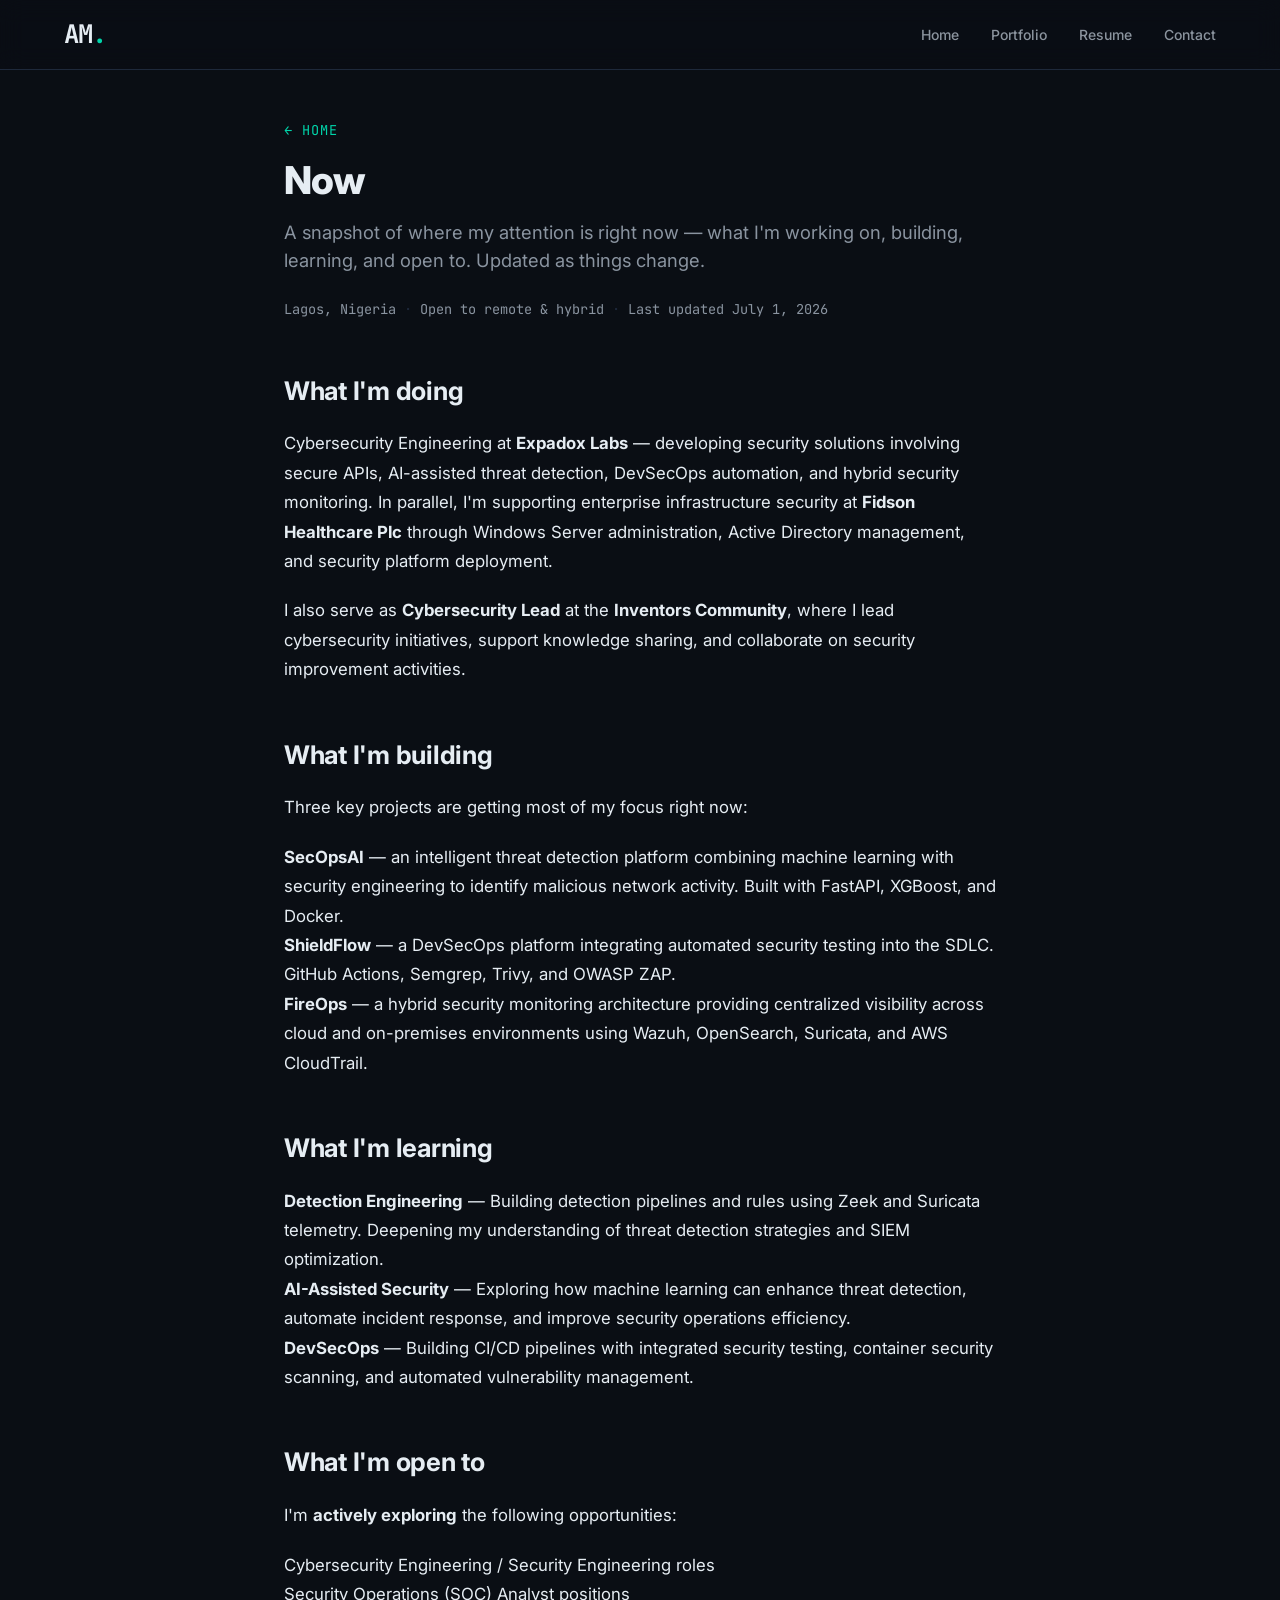
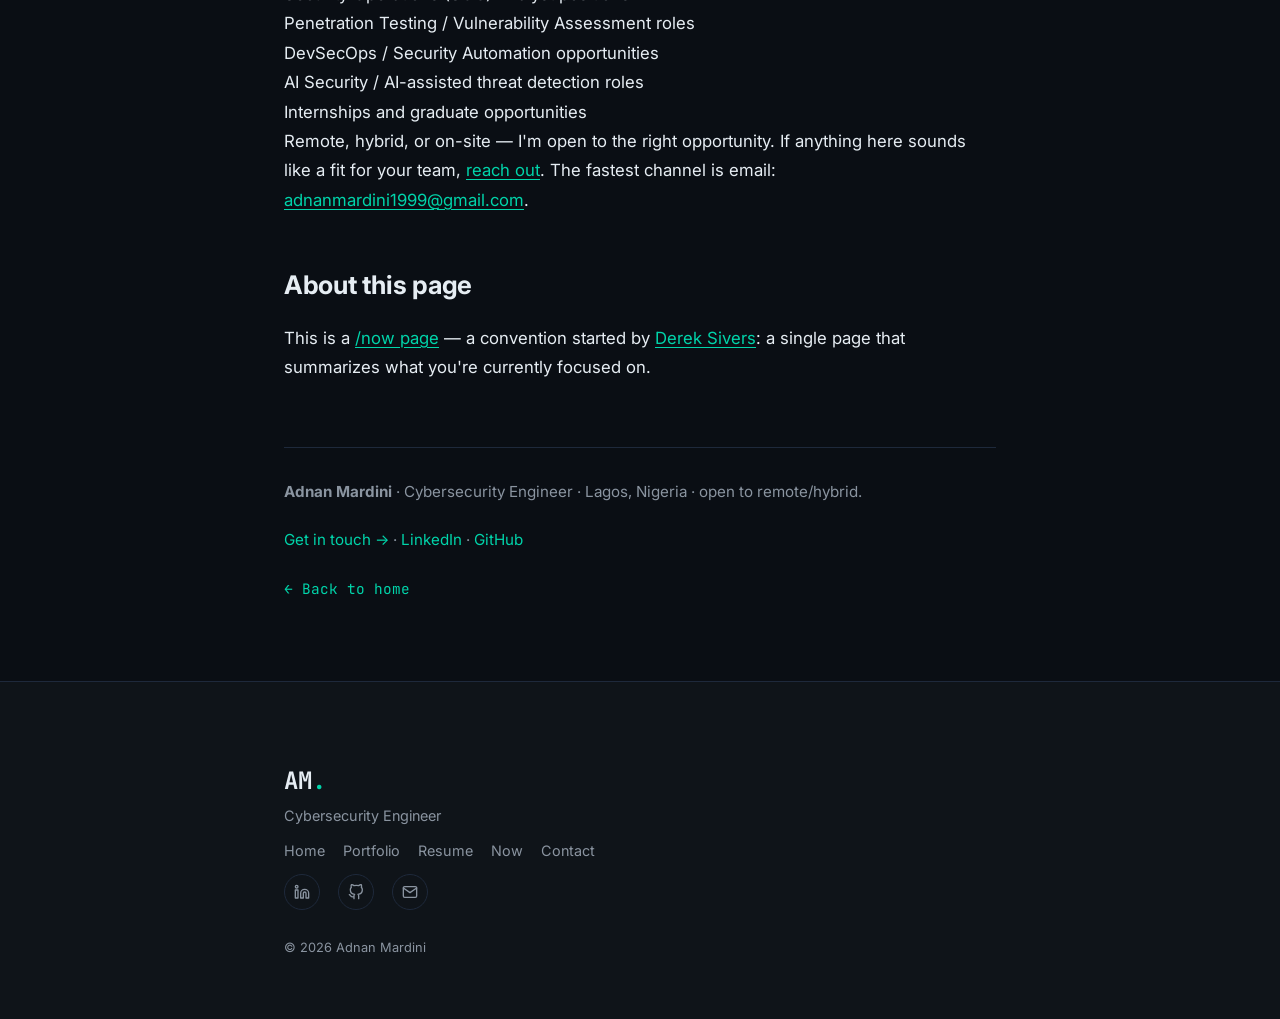
<file: now/index.html>
<!DOCTYPE html>
<html lang="en">
<head>
    <meta charset="UTF-8">
    <meta name="viewport" content="width=device-width, initial-scale=1.0">

    <title>Now · Adnan Mardini</title>
    <meta name="description" content="A snapshot of what Adnan Mardini is working on, building, learning, and open to right now.">
    <meta name="author" content="Adnan Mardini">

    <!-- Open Graph -->
    <meta property="og:title" content="Now · Adnan Mardini">
    <meta property="og:description" content="A snapshot of what I'm working on, building, learning, and open to right now.">
    <meta property="og:type" content="website">
    <meta property="og:url" content="https://adnanmardini.com/now/">

    <link rel="canonical" href="https://adnanmardini.com/now/">

    <!-- Favicon -->
    <link rel="icon" type="image/svg+xml" href="data:image/svg+xml,%3Csvg xmlns='http://www.w3.org/2000/svg' viewBox='0 0 100 100'%3E%3Cdefs%3E%3ClinearGradient id='g' x1='0%25' y1='0%25' x2='100%25' y2='100%25'%3E%3Cstop offset='0%25' style='stop-color:%2300d4aa'/%3E%3Cstop offset='100%25' style='stop-color:%2300a3ff'/%3E%3C/linearGradient%3E%3C/defs%3E%3Crect width='100' height='100' rx='22' fill='url(%23g)'/%3E%3Ctext x='50' y='72' text-anchor='middle' fill='%230a0e14' font-family='Inter,sans-serif' font-weight='900' font-size='62'%3EA%3C/text%3E%3C/svg%3E">

    <!-- Fonts -->
    <link rel="preconnect" href="https://fonts.googleapis.com">
    <link rel="preconnect" href="https://fonts.gstatic.com" crossorigin>
    <link href="https://fonts.googleapis.com/css2?family=Inter:wght@400;500;600;700;800;900&family=JetBrains+Mono:wght@400;500;600;700&display=swap" rel="stylesheet">

    <!-- CSS -->
    <link rel="stylesheet" href="../css/style.css">
</head>
<body>
    <a href="#main-content" class="skip-link">Skip to content</a>

<nav class="navbar">
    <div class="nav-container">
        <a href="../index.html" class="nav-logo">AM<span class="accent">.</span></a>
        <ul class="nav-menu">
            <li><a href="../index.html" class="nav-link">Home</a></li>
            <li><a href="../index.html#portfolio" class="nav-link">Portfolio</a></li>
            <li><a href="../resume/index.html" class="nav-link">Resume</a></li>
            <li><a href="../index.html#contact" class="nav-link">Contact</a></li>
        </ul>
    </div>
</nav>

<main id="main-content" class="post-main">
    <article class="post-article">
        <header class="post-header">
            <p class="post-eyebrow"><a href="../index.html">← Home</a></p>
            <h1 class="post-title">Now</h1>
            <p class="post-dek">A snapshot of where my attention is right now — what I'm working on, building, learning, and open to. Updated as things change.</p>
            <p class="post-meta">
                <span class="post-meta-item">Lagos, Nigeria</span>
                <span class="post-meta-divider">·</span>
                <span class="post-meta-item">Open to remote &amp; hybrid</span>
                <span class="post-meta-divider">·</span>
                <span class="post-meta-item">Last updated <time datetime="2026-07-01">July 1, 2026</time></span>
            </p>
        </header>

        <div class="post-body">

            <h2>What I'm doing</h2>

            <p>Cybersecurity Engineering at <strong>Expadox Labs</strong> — developing security solutions involving secure APIs, AI-assisted threat detection, DevSecOps automation, and hybrid security monitoring. In parallel, I'm supporting enterprise infrastructure security at <strong>Fidson Healthcare Plc</strong> through Windows Server administration, Active Directory management, and security platform deployment.</p>

            <p>I also serve as <strong>Cybersecurity Lead</strong> at the <strong>Inventors Community</strong>, where I lead cybersecurity initiatives, support knowledge sharing, and collaborate on security improvement activities.</p>

            <h2>What I'm building</h2>

            <p>Three key projects are getting most of my focus right now:</p>

            <ul>
                <li><strong>SecOpsAI</strong> — an intelligent threat detection platform combining machine learning with security engineering to identify malicious network activity. Built with FastAPI, XGBoost, and Docker.</li>
                <li><strong>ShieldFlow</strong> — a DevSecOps platform integrating automated security testing into the SDLC. GitHub Actions, Semgrep, Trivy, and OWASP ZAP.</li>
                <li><strong>FireOps</strong> — a hybrid security monitoring architecture providing centralized visibility across cloud and on-premises environments using Wazuh, OpenSearch, Suricata, and AWS CloudTrail.</li>
            </ul>

            <h2>What I'm learning</h2>

            <ul>
                <li><strong>Detection Engineering</strong> — Building detection pipelines and rules using Zeek and Suricata telemetry. Deepening my understanding of threat detection strategies and SIEM optimization.</li>
                <li><strong>AI-Assisted Security</strong> — Exploring how machine learning can enhance threat detection, automate incident response, and improve security operations efficiency.</li>
                <li><strong>DevSecOps</strong> — Building CI/CD pipelines with integrated security testing, container security scanning, and automated vulnerability management.</li>
            </ul>

            <h2>What I'm open to</h2>

            <p>I'm <strong>actively exploring</strong> the following opportunities:</p>

            <ul>
                <li>Cybersecurity Engineering / Security Engineering roles</li>
                <li>Security Operations (SOC) Analyst positions</li>
                <li>Penetration Testing / Vulnerability Assessment roles</li>
                <li>DevSecOps / Security Automation opportunities</li>
                <li>AI Security / AI-assisted threat detection roles</li>
                <li>Internships and graduate opportunities</li>
            </ul>

            <p>Remote, hybrid, or on-site — I'm open to the right opportunity. If anything here sounds like a fit for your team, <a href="../index.html#contact">reach out</a>. The fastest channel is email: <a href="mailto:adnanmardini1999@gmail.com">adnanmardini1999@gmail.com</a>.</p>

            <h2 id="about-now">About this page</h2>

            <p>This is a <a href="https://nownownow.com/about" target="_blank" rel="noopener">/now page</a> — a convention started by <a href="https://sive.rs/now" target="_blank" rel="noopener">Derek Sivers</a>: a single page that summarizes what you're currently focused on.</p>
        </div>

        <footer class="post-footer">
            <p class="post-author-card">
                <strong>Adnan Mardini</strong> · Cybersecurity Engineer · Lagos, Nigeria · open to remote/hybrid.
                <br><br>
                <a href="../index.html#contact">Get in touch →</a> · <a href="https://linkedin.com/in/adnan-mardini" target="_blank" rel="noopener">LinkedIn</a> · <a href="https://github.com/Adnanmardini" target="_blank" rel="noopener">GitHub</a>
            </p>

            <p class="post-back"><a href="../index.html">← Back to home</a></p>
        </footer>
    </article>
</main>

<footer class="footer">
    <div class="footer-container">
        <div class="footer-brand">
            <span class="footer-logo">AM<span class="accent">.</span></span>
            <p>Cybersecurity Engineer</p>
        </div>
        <div class="footer-links">
            <a href="../index.html#home">Home</a>
            <a href="../index.html#portfolio">Portfolio</a>
            <a href="../resume/index.html">Resume</a>
            <a href="index.html">Now</a>
            <a href="../index.html#contact">Contact</a>
        </div>
        <div class="footer-social">
            <a href="https://linkedin.com/in/adnan-mardini" target="_blank" rel="noopener" aria-label="LinkedIn">
                <svg width="16" height="16" viewBox="0 0 24 24" fill="none" stroke="currentColor" stroke-width="2" stroke-linecap="round" stroke-linejoin="round"><path d="M16 8a6 6 0 0 1 6 6v7h-4v-7a2 2 0 0 0-2-2 2 2 0 0 0-2 2v7h-4v-7a6 6 0 0 1 6-6z"/><rect x="2" y="9" width="4" height="12"/><circle cx="4" cy="4" r="2"/></svg>
            </a>
            <a href="https://github.com/Adnanmardini" target="_blank" rel="noopener" aria-label="GitHub">
                <svg width="16" height="16" viewBox="0 0 24 24" fill="none" stroke="currentColor" stroke-width="2" stroke-linecap="round" stroke-linejoin="round"><path d="M9 19c-5 1.5-5-2.5-7-3m14 6v-3.87a3.37 3.37 0 0 0-.94-2.61c3.14-.35 6.44-1.54 6.44-7A5.44 5.44 0 0 0 20 4.77 5.07 5.07 0 0 0 19.91 1S18.73.65 16 2.48a13.38 13.38 0 0 0-7 0C6.27.65 5.09 1 5.09 1A5.07 5.07 0 0 0 5 4.77a5.44 5.44 0 0 0-1.5 3.78c0 5.42 3.3 6.61 6.44 7A3.37 3.37 0 0 0 9 18.13V22"/></svg>
            </a>
            <a href="mailto:adnanmardini1999@gmail.com" aria-label="Email">
                <svg width="16" height="16" viewBox="0 0 24 24" fill="none" stroke="currentColor" stroke-width="2" stroke-linecap="round" stroke-linejoin="round"><path d="M4 4h16c1.1 0 2 .9 2 2v12c0 1.1-.9 2-2 2H4c-1.1 0-2-.9-2-2V6c0-1.1.9-2 2-2z"/><polyline points="22,6 12,13 2,6"/></svg>
            </a>
        </div>
        <p class="footer-copyright">© 2026 Adnan Mardini</p>
    </div>
</footer>

</body>
</html>
</file>
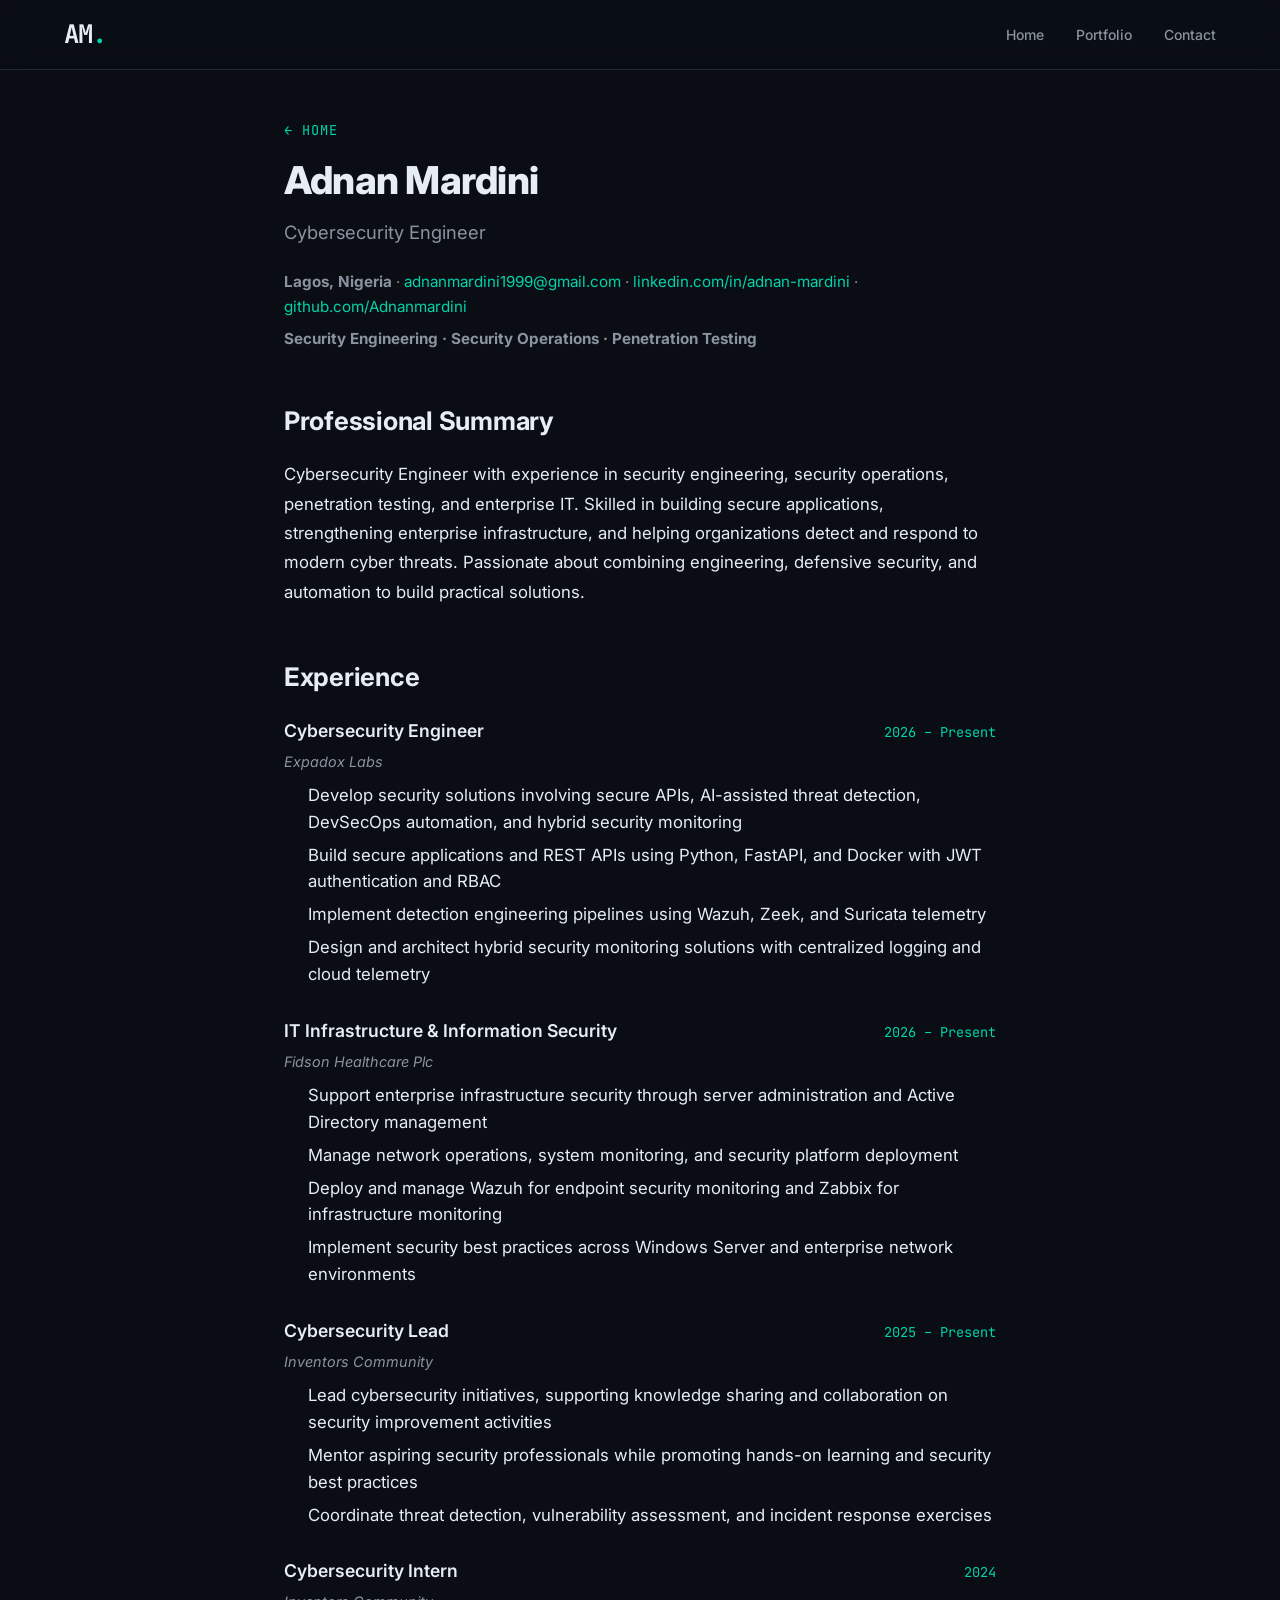
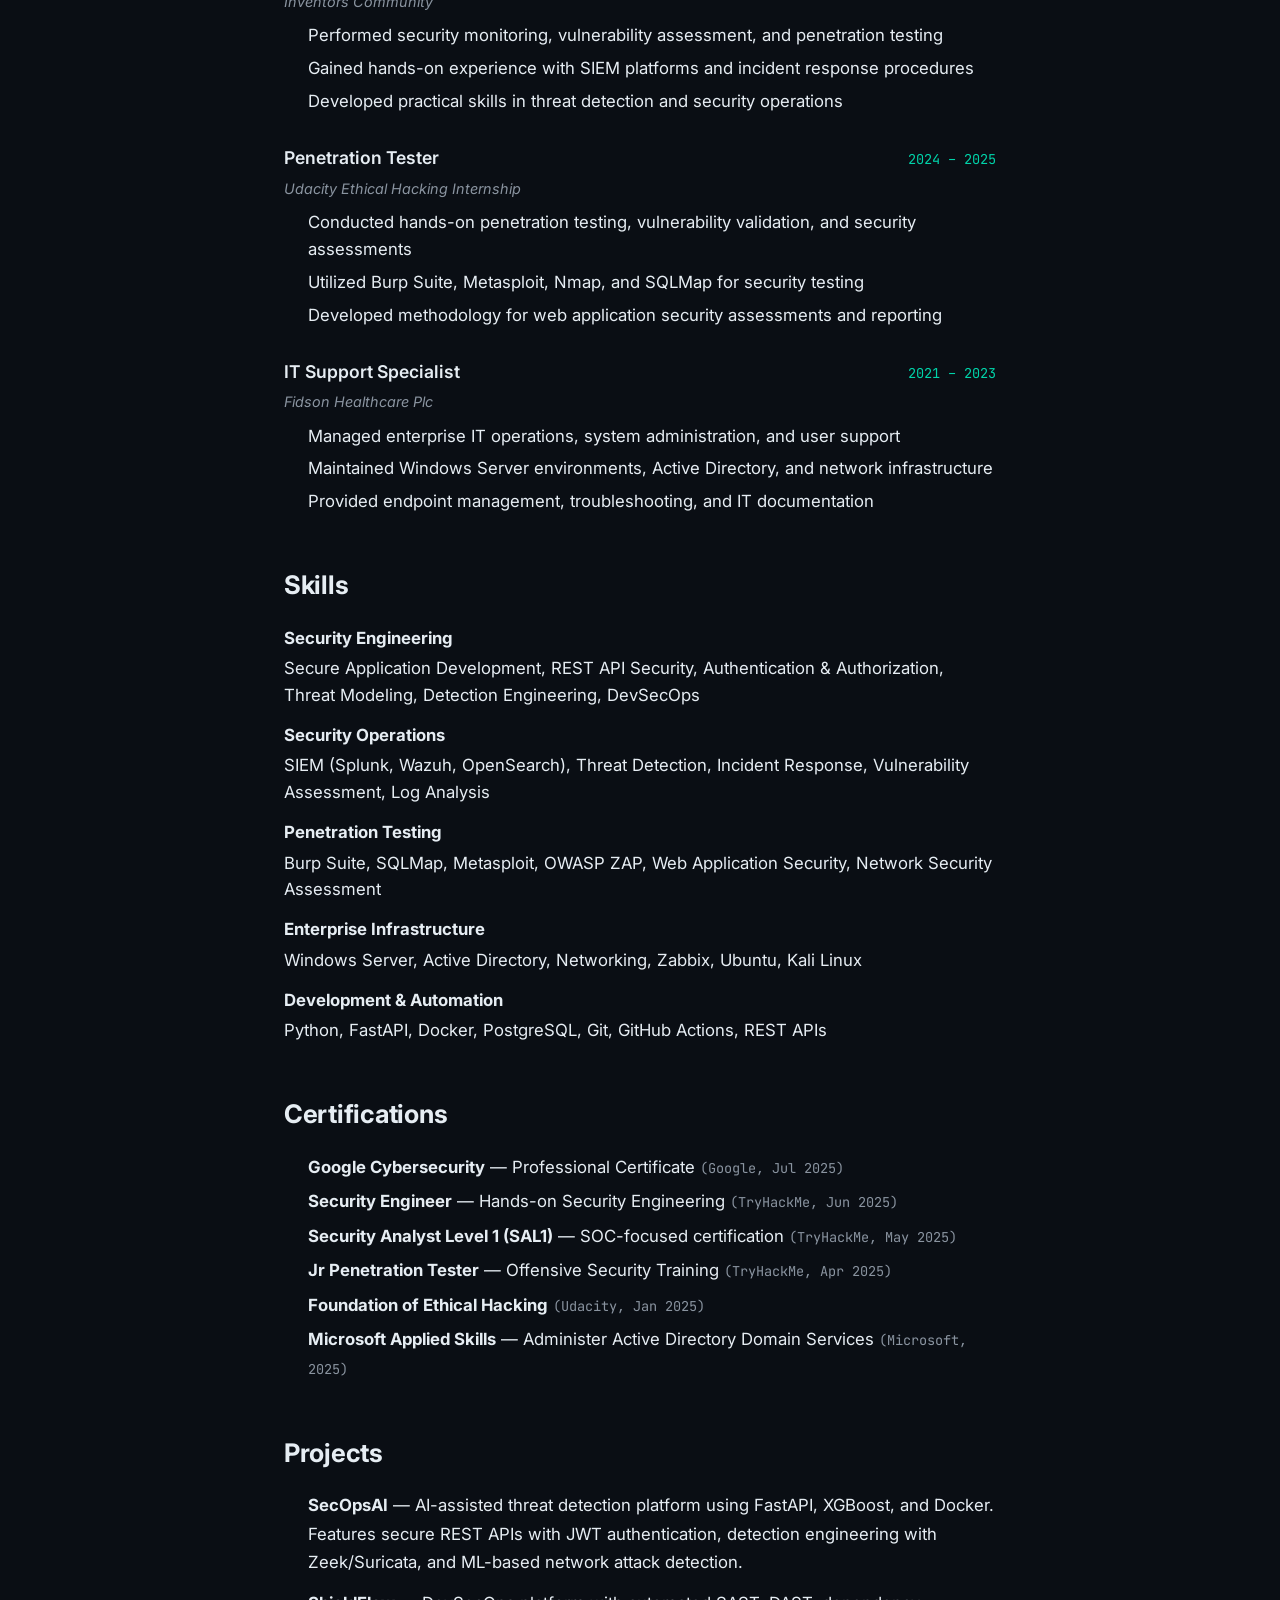
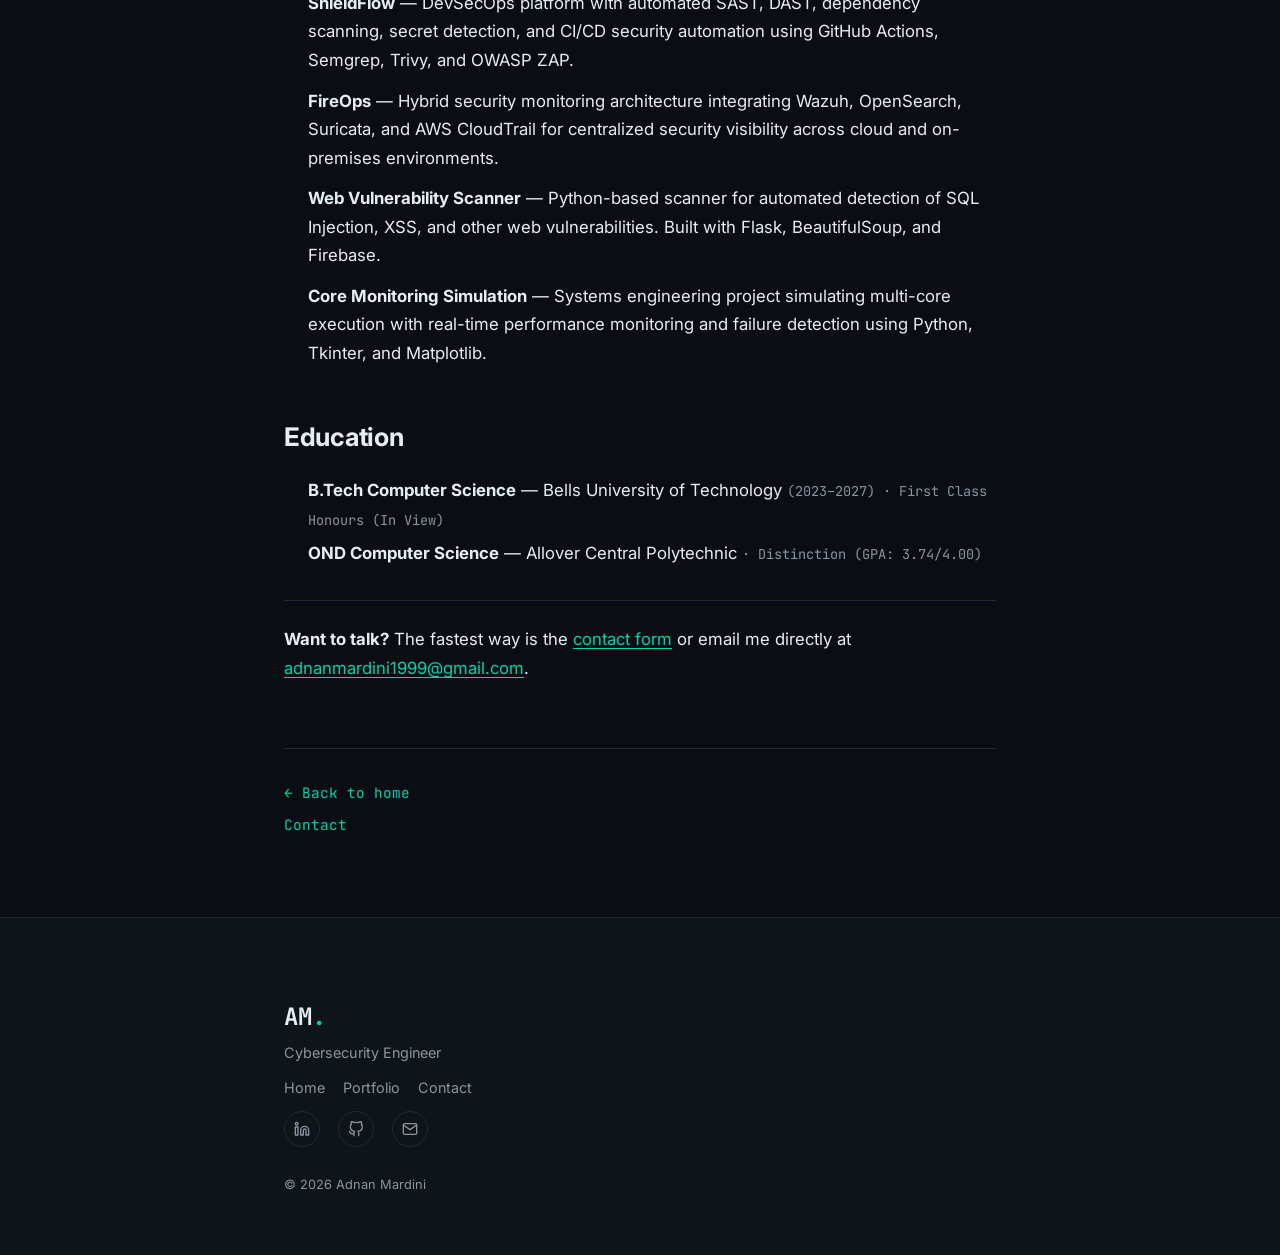
<file: resume/index.html>
<!DOCTYPE html>
<html lang="en">
<head>
    <meta charset="UTF-8">
    <meta name="viewport" content="width=device-width, initial-scale=1.0">

    <title>Resume · Adnan Mardini</title>
    <meta name="description" content="Resume of Adnan Mardini — Cybersecurity Engineer specialized in Security Engineering, Security Operations, and Penetration Testing.">
    <meta name="author" content="Adnan Mardini">

    <!-- Open Graph -->
    <meta property="og:title" content="Resume — Adnan Mardini">
    <meta property="og:description" content="Cybersecurity Engineer | Security Engineering | Security Operations | Penetration Testing">
    <meta property="og:type" content="profile">
    <meta property="og:url" content="https://adnanmardini.com/resume/">

    <link rel="canonical" href="https://adnanmardini.com/resume/">

    <!-- Favicon -->
    <link rel="icon" type="image/svg+xml" href="data:image/svg+xml,%3Csvg xmlns='http://www.w3.org/2000/svg' viewBox='0 0 100 100'%3E%3Cdefs%3E%3ClinearGradient id='g' x1='0%25' y1='0%25' x2='100%25' y2='100%25'%3E%3Cstop offset='0%25' style='stop-color:%2300d4aa'/%3E%3Cstop offset='100%25' style='stop-color:%2300a3ff'/%3E%3C/linearGradient%3E%3C/defs%3E%3Crect width='100' height='100' rx='22' fill='url(%23g)'/%3E%3Ctext x='50' y='72' text-anchor='middle' fill='%230a0e14' font-family='Inter,sans-serif' font-weight='900' font-size='62'%3EA%3C/text%3E%3C/svg%3E">

    <!-- Fonts -->
    <link rel="preconnect" href="https://fonts.googleapis.com">
    <link rel="preconnect" href="https://fonts.gstatic.com" crossorigin>
    <link href="https://fonts.googleapis.com/css2?family=Inter:wght@400;500;600;700;800;900&family=JetBrains+Mono:wght@400;500;600;700&display=swap" rel="stylesheet">

    <!-- CSS -->
    <link rel="stylesheet" href="../css/style.css">
</head>
<body>
    <a href="#main-content" class="skip-link">Skip to content</a>

<nav class="navbar">
    <div class="nav-container">
        <a href="../index.html" class="nav-logo">AM<span class="accent">.</span></a>
        <ul class="nav-menu">
            <li><a href="../index.html" class="nav-link">Home</a></li>
            <li><a href="../index.html#portfolio" class="nav-link">Portfolio</a></li>
            <li><a href="../index.html#contact" class="nav-link">Contact</a></li>
        </ul>
    </div>
</nav>

<main id="main-content" class="post-main">
    <article class="post-article">
        <header class="post-header">
            <p class="post-eyebrow"><a href="../index.html">← Home</a></p>
            <h1 class="post-title">Adnan Mardini</h1>
            <p class="post-dek">Cybersecurity Engineer</p>
            <p class="resume-contact">
                <strong>Lagos, Nigeria</strong> ·
                <a href="mailto:adnanmardini1999@gmail.com">adnanmardini1999@gmail.com</a> ·
                <a href="https://linkedin.com/in/adnan-mardini" target="_blank" rel="noopener">linkedin.com/in/adnan-mardini</a> ·
                <a href="https://github.com/Adnanmardini" target="_blank" rel="noopener">github.com/Adnanmardini</a>
            </p>
            <p class="resume-meta">
                <strong>Security Engineering · Security Operations · Penetration Testing</strong>
            </p>
        </header>

        <div class="post-body">

            <h2>Professional Summary</h2>
            <p>Cybersecurity Engineer with experience in security engineering, security operations, penetration testing, and enterprise IT. Skilled in building secure applications, strengthening enterprise infrastructure, and helping organizations detect and respond to modern cyber threats. Passionate about combining engineering, defensive security, and automation to build practical solutions.</p>

            <h2>Experience</h2>

            <div class="resume-role">
                <div class="resume-role-header">
                    <h3>Cybersecurity Engineer</h3>
                    <span class="resume-role-dates">2026 – Present</span>
                </div>
                <p class="resume-role-meta"><em>Expadox Labs</em></p>
                <ul>
                    <li>Develop security solutions involving secure APIs, AI-assisted threat detection, DevSecOps automation, and hybrid security monitoring</li>
                    <li>Build secure applications and REST APIs using Python, FastAPI, and Docker with JWT authentication and RBAC</li>
                    <li>Implement detection engineering pipelines using Wazuh, Zeek, and Suricata telemetry</li>
                    <li>Design and architect hybrid security monitoring solutions with centralized logging and cloud telemetry</li>
                </ul>
            </div>

            <div class="resume-role">
                <div class="resume-role-header">
                    <h3>IT Infrastructure &amp; Information Security</h3>
                    <span class="resume-role-dates">2026 – Present</span>
                </div>
                <p class="resume-role-meta"><em>Fidson Healthcare Plc</em></p>
                <ul>
                    <li>Support enterprise infrastructure security through server administration and Active Directory management</li>
                    <li>Manage network operations, system monitoring, and security platform deployment</li>
                    <li>Deploy and manage Wazuh for endpoint security monitoring and Zabbix for infrastructure monitoring</li>
                    <li>Implement security best practices across Windows Server and enterprise network environments</li>
                </ul>
            </div>

            <div class="resume-role">
                <div class="resume-role-header">
                    <h3>Cybersecurity Lead</h3>
                    <span class="resume-role-dates">2025 – Present</span>
                </div>
                <p class="resume-role-meta"><em>Inventors Community</em></p>
                <ul>
                    <li>Lead cybersecurity initiatives, supporting knowledge sharing and collaboration on security improvement activities</li>
                    <li>Mentor aspiring security professionals while promoting hands-on learning and security best practices</li>
                    <li>Coordinate threat detection, vulnerability assessment, and incident response exercises</li>
                </ul>
            </div>

            <div class="resume-role">
                <div class="resume-role-header">
                    <h3>Cybersecurity Intern</h3>
                    <span class="resume-role-dates">2024</span>
                </div>
                <p class="resume-role-meta"><em>Inventors Community</em></p>
                <ul>
                    <li>Performed security monitoring, vulnerability assessment, and penetration testing</li>
                    <li>Gained hands-on experience with SIEM platforms and incident response procedures</li>
                    <li>Developed practical skills in threat detection and security operations</li>
                </ul>
            </div>

            <div class="resume-role">
                <div class="resume-role-header">
                    <h3>Penetration Tester</h3>
                    <span class="resume-role-dates">2024 – 2025</span>
                </div>
                <p class="resume-role-meta"><em>Udacity Ethical Hacking Internship</em></p>
                <ul>
                    <li>Conducted hands-on penetration testing, vulnerability validation, and security assessments</li>
                    <li>Utilized Burp Suite, Metasploit, Nmap, and SQLMap for security testing</li>
                    <li>Developed methodology for web application security assessments and reporting</li>
                </ul>
            </div>

            <div class="resume-role">
                <div class="resume-role-header">
                    <h3>IT Support Specialist</h3>
                    <span class="resume-role-dates">2021 – 2023</span>
                </div>
                <p class="resume-role-meta"><em>Fidson Healthcare Plc</em></p>
                <ul>
                    <li>Managed enterprise IT operations, system administration, and user support</li>
                    <li>Maintained Windows Server environments, Active Directory, and network infrastructure</li>
                    <li>Provided endpoint management, troubleshooting, and IT documentation</li>
                </ul>
            </div>

            <h2>Skills</h2>
            <dl class="resume-skills">
                <dt>Security Engineering</dt>
                <dd>Secure Application Development, REST API Security, Authentication &amp; Authorization, Threat Modeling, Detection Engineering, DevSecOps</dd>
                <dt>Security Operations</dt>
                <dd>SIEM (Splunk, Wazuh, OpenSearch), Threat Detection, Incident Response, Vulnerability Assessment, Log Analysis</dd>
                <dt>Penetration Testing</dt>
                <dd>Burp Suite, SQLMap, Metasploit, OWASP ZAP, Web Application Security, Network Security Assessment</dd>
                <dt>Enterprise Infrastructure</dt>
                <dd>Windows Server, Active Directory, Networking, Zabbix, Ubuntu, Kali Linux</dd>
                <dt>Development &amp; Automation</dt>
                <dd>Python, FastAPI, Docker, PostgreSQL, Git, GitHub Actions, REST APIs</dd>
            </dl>

            <h2>Certifications</h2>
            <ul class="resume-list">
                <li><strong>Google Cybersecurity</strong> — Professional Certificate <span class="resume-list-meta">(Google, Jul 2025)</span></li>
                <li><strong>Security Engineer</strong> — Hands-on Security Engineering <span class="resume-list-meta">(TryHackMe, Jun 2025)</span></li>
                <li><strong>Security Analyst Level 1 (SAL1)</strong> — SOC-focused certification <span class="resume-list-meta">(TryHackMe, May 2025)</span></li>
                <li><strong>Jr Penetration Tester</strong> — Offensive Security Training <span class="resume-list-meta">(TryHackMe, Apr 2025)</span></li>
                <li><strong>Foundation of Ethical Hacking</strong> <span class="resume-list-meta">(Udacity, Jan 2025)</span></li>
                <li><strong>Microsoft Applied Skills</strong> — Administer Active Directory Domain Services <span class="resume-list-meta">(Microsoft, 2025)</span></li>
            </ul>

            <h2>Projects</h2>
            <ul class="resume-list resume-projects">
                <li><strong>SecOpsAI</strong> — AI-assisted threat detection platform using FastAPI, XGBoost, and Docker. Features secure REST APIs with JWT authentication, detection engineering with Zeek/Suricata, and ML-based network attack detection.</li>
                <li><strong>ShieldFlow</strong> — DevSecOps platform with automated SAST, DAST, dependency scanning, secret detection, and CI/CD security automation using GitHub Actions, Semgrep, Trivy, and OWASP ZAP.</li>
                <li><strong>FireOps</strong> — Hybrid security monitoring architecture integrating Wazuh, OpenSearch, Suricata, and AWS CloudTrail for centralized security visibility across cloud and on-premises environments.</li>
                <li><strong>Web Vulnerability Scanner</strong> — Python-based scanner for automated detection of SQL Injection, XSS, and other web vulnerabilities. Built with Flask, BeautifulSoup, and Firebase.</li>
                <li><strong>Core Monitoring Simulation</strong> — Systems engineering project simulating multi-core execution with real-time performance monitoring and failure detection using Python, Tkinter, and Matplotlib.</li>
            </ul>

            <h2>Education</h2>
            <ul class="resume-list">
                <li><strong>B.Tech Computer Science</strong> — Bells University of Technology <span class="resume-list-meta">(2023–2027) · First Class Honours (In View)</span></li>
                <li><strong>OND Computer Science</strong> — Allover Central Polytechnic <span class="resume-list-meta">· Distinction (GPA: 3.74/4.00)</span></li>
            </ul>

            <div style="margin-top: 32px; padding-top: 24px; border-top: 1px solid var(--border-color);">
                <p>
                    <strong>Want to talk?</strong> The fastest way is the <a href="../index.html#contact">contact form</a> or email me directly at <a href="mailto:adnanmardini1999@gmail.com">adnanmardini1999@gmail.com</a>.
                </p>
            </div>
        </div>

        <footer class="post-footer">
            <p class="post-back"><a href="../index.html">← Back to home</a></p>
            <p class="post-back" style="margin-top: 8px;"><a href="../index.html#contact">Contact</a></p>
        </footer>
    </article>
</main>

<footer class="footer">
    <div class="footer-container">
        <div class="footer-brand">
            <span class="footer-logo">AM<span class="accent">.</span></span>
            <p>Cybersecurity Engineer</p>
        </div>
        <div class="footer-links">
            <a href="../index.html#home">Home</a>
            <a href="../index.html#portfolio">Portfolio</a>
            <a href="../index.html#contact">Contact</a>
        </div>
        <div class="footer-social">
            <a href="https://linkedin.com/in/adnan-mardini" target="_blank" rel="noopener" aria-label="LinkedIn">
                <svg width="16" height="16" viewBox="0 0 24 24" fill="none" stroke="currentColor" stroke-width="2" stroke-linecap="round" stroke-linejoin="round"><path d="M16 8a6 6 0 0 1 6 6v7h-4v-7a2 2 0 0 0-2-2 2 2 0 0 0-2 2v7h-4v-7a6 6 0 0 1 6-6z"/><rect x="2" y="9" width="4" height="12"/><circle cx="4" cy="4" r="2"/></svg>
            </a>
            <a href="https://github.com/Adnanmardini" target="_blank" rel="noopener" aria-label="GitHub">
                <svg width="16" height="16" viewBox="0 0 24 24" fill="none" stroke="currentColor" stroke-width="2" stroke-linecap="round" stroke-linejoin="round"><path d="M9 19c-5 1.5-5-2.5-7-3m14 6v-3.87a3.37 3.37 0 0 0-.94-2.61c3.14-.35 6.44-1.54 6.44-7A5.44 5.44 0 0 0 20 4.77 5.07 5.07 0 0 0 19.91 1S18.73.65 16 2.48a13.38 13.38 0 0 0-7 0C6.27.65 5.09 1 5.09 1A5.07 5.07 0 0 0 5 4.77a5.44 5.44 0 0 0-1.5 3.78c0 5.42 3.3 6.61 6.44 7A3.37 3.37 0 0 0 9 18.13V22"/></svg>
            </a>
            <a href="mailto:adnanmardini1999@gmail.com" aria-label="Email">
                <svg width="16" height="16" viewBox="0 0 24 24" fill="none" stroke="currentColor" stroke-width="2" stroke-linecap="round" stroke-linejoin="round"><path d="M4 4h16c1.1 0 2 .9 2 2v12c0 1.1-.9 2-2 2H4c-1.1 0-2-.9-2-2V6c0-1.1.9-2 2-2z"/><polyline points="22,6 12,13 2,6"/></svg>
            </a>
        </div>
        <p class="footer-copyright">© 2026 Adnan Mardini</p>
    </div>
</footer>

</body>
</html>
</file>
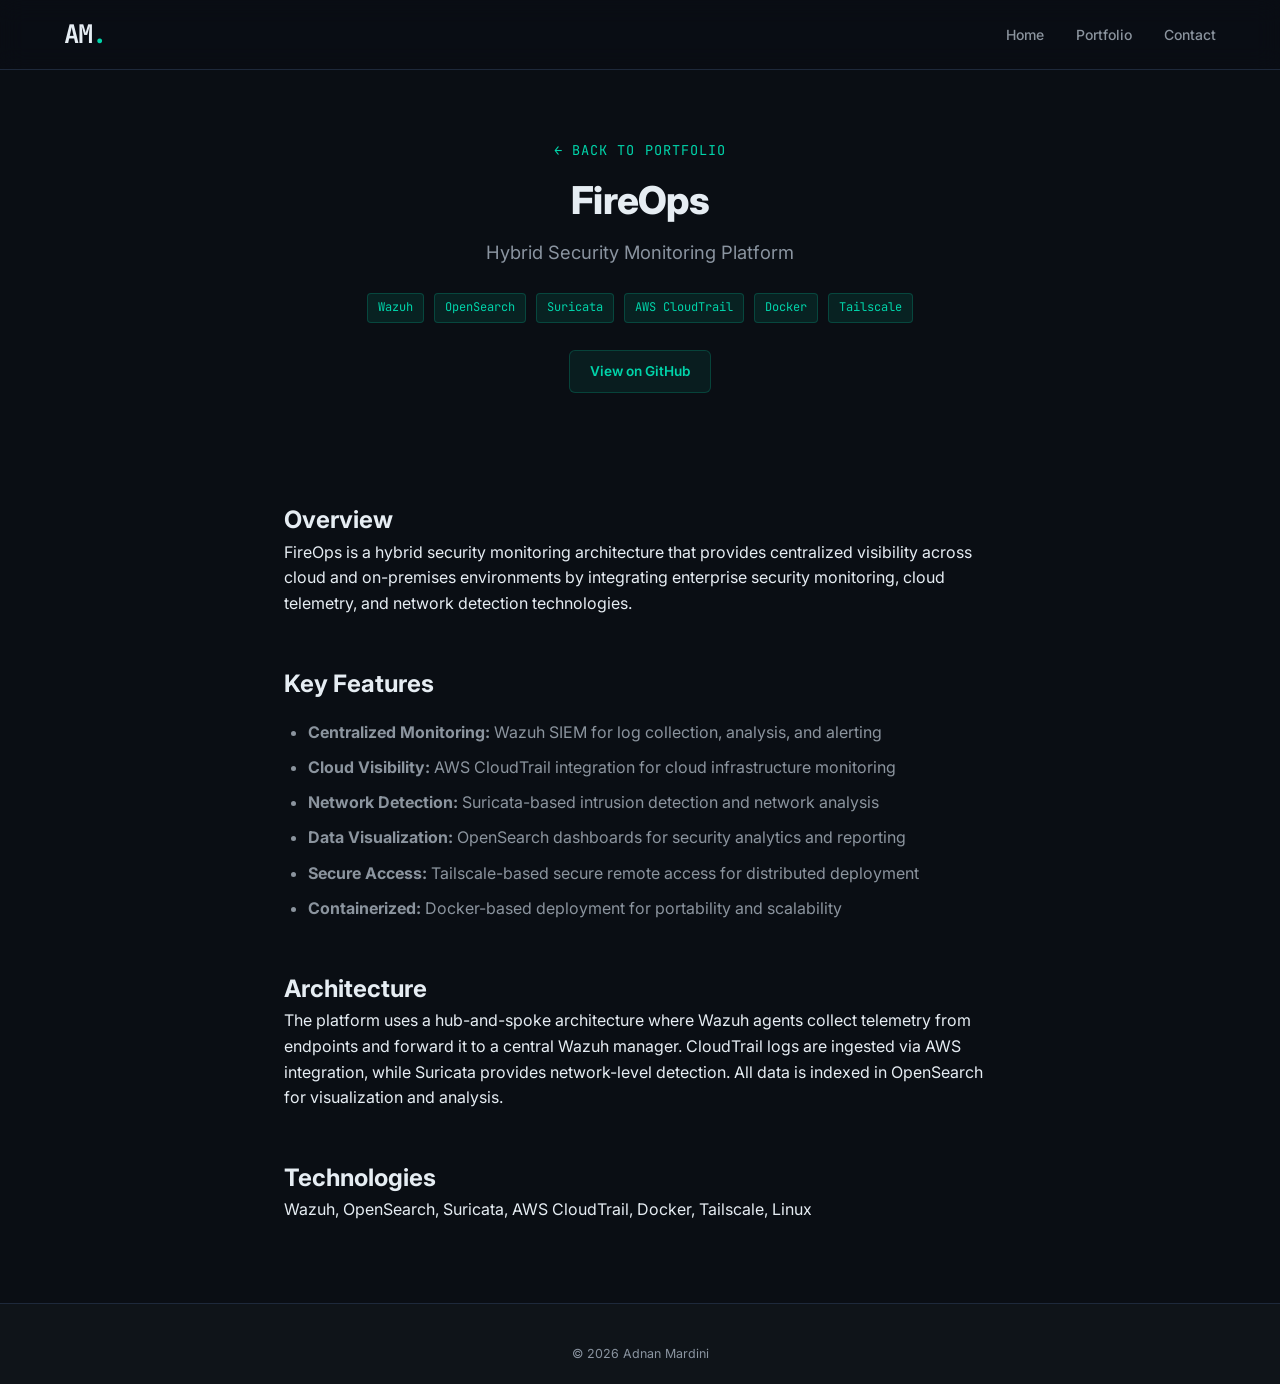
<file: portfolio/case-studies/fireops.html>
<!DOCTYPE html>
<html lang="en">
<head>
    <meta charset="UTF-8">
    <meta name="viewport" content="width=device-width, initial-scale=1.0">
    <title>FireOps — Hybrid Security Monitoring · Adnan Mardini</title>
    <meta name="description" content="FireOps: A hybrid security monitoring architecture providing centralized visibility across cloud and on-premises environments.">
    <link rel="icon" type="image/svg+xml" href="data:image/svg+xml,%3Csvg xmlns='http://www.w3.org/2000/svg' viewBox='0 0 100 100'%3E%3Cdefs%3E%3ClinearGradient id='g' x1='0%25' y1='0%25' x2='100%25' y2='100%25'%3E%3Cstop offset='0%25' style='stop-color:%2300d4aa'/%3E%3Cstop offset='100%25' style='stop-color:%2300a3ff'/%3E%3C/linearGradient%3E%3C/defs%3E%3Crect width='100' height='100' rx='22' fill='url(%23g)'/%3E%3Ctext x='50' y='72' text-anchor='middle' fill='%230a0e14' font-family='Inter,sans-serif' font-weight='900' font-size='62'%3EA%3C/text%3E%3C/svg%3E">
    <link rel="preconnect" href="https://fonts.googleapis.com">
    <link rel="preconnect" href="https://fonts.gstatic.com" crossorigin>
    <link href="https://fonts.googleapis.com/css2?family=Inter:wght@400;500;600;700;800;900&family=JetBrains+Mono:wght@400;500;600;700&display=swap" rel="stylesheet">
    <link rel="stylesheet" href="../../css/style.css">
    <style>
        .case-study-hero {
            padding: 140px 24px 60px;
            text-align: center;
            max-width: 800px;
            margin: 0 auto;
        }
        .case-study-body {
            max-width: 760px;
            margin: 0 auto;
            padding: 0 24px 80px;
        }
        .case-study-body h2 { margin-top: 48px; }
        .case-study-body ul { margin: 16px 0 16px 24px; color: var(--text-secondary); line-height: 1.7; }
        .case-study-body ul li { margin-bottom: 8px; list-style: disc; }
        .tech-badge {
            display: inline-block;
            font-family: var(--font-mono);
            font-size: 0.75rem;
            padding: 4px 10px;
            border-radius: 4px;
            background: rgba(0, 212, 170, 0.1);
            color: var(--accent-primary);
            border: 1px solid rgba(0, 212, 170, 0.2);
            margin: 3px;
        }
    </style>
</head>
<body>
    <nav class="navbar">
        <div class="nav-container">
            <a href="../../index.html" class="nav-logo">AM<span class="accent">.</span></a>
            <ul class="nav-menu">
                <li><a href="../../index.html" class="nav-link">Home</a></li>
                <li><a href="../../index.html#portfolio" class="nav-link">Portfolio</a></li>
                <li><a href="../../index.html#contact" class="nav-link">Contact</a></li>
            </ul>
        </div>
    </nav>
    <main>
        <div class="case-study-hero">
            <p class="post-eyebrow"><a href="../../index.html">← Back to portfolio</a></p>
            <h1 class="post-title">FireOps</h1>
            <p class="post-dek">Hybrid Security Monitoring Platform</p>
            <div style="margin-top: 16px;">
                <span class="tech-badge">Wazuh</span>
                <span class="tech-badge">OpenSearch</span>
                <span class="tech-badge">Suricata</span>
                <span class="tech-badge">AWS CloudTrail</span>
                <span class="tech-badge">Docker</span>
                <span class="tech-badge">Tailscale</span>
            </div>
            <div style="margin-top: 24px; display: flex; gap: 12px; justify-content: center; flex-wrap: wrap;">
                <a href="https://github.com/Adnanmardini" class="btn btn-card" target="_blank">View on GitHub</a>
            </div>
        </div>
        <div class="case-study-body">
            <h2>Overview</h2>
            <p>FireOps is a hybrid security monitoring architecture that provides centralized visibility across cloud and on-premises environments by integrating enterprise security monitoring, cloud telemetry, and network detection technologies.</p>

            <h2>Key Features</h2>
            <ul>
                <li><strong>Centralized Monitoring:</strong> Wazuh SIEM for log collection, analysis, and alerting</li>
                <li><strong>Cloud Visibility:</strong> AWS CloudTrail integration for cloud infrastructure monitoring</li>
                <li><strong>Network Detection:</strong> Suricata-based intrusion detection and network analysis</li>
                <li><strong>Data Visualization:</strong> OpenSearch dashboards for security analytics and reporting</li>
                <li><strong>Secure Access:</strong> Tailscale-based secure remote access for distributed deployment</li>
                <li><strong>Containerized:</strong> Docker-based deployment for portability and scalability</li>
            </ul>

            <h2>Architecture</h2>
            <p>The platform uses a hub-and-spoke architecture where Wazuh agents collect telemetry from endpoints and forward it to a central Wazuh manager. CloudTrail logs are ingested via AWS integration, while Suricata provides network-level detection. All data is indexed in OpenSearch for visualization and analysis.</p>

            <h2>Technologies</h2>
            <p>Wazuh, OpenSearch, Suricata, AWS CloudTrail, Docker, Tailscale, Linux</p>
        </div>
    </main>
    <footer class="footer">
        <div class="footer-container">
            <div class="footer-bottom"><p>&copy; 2026 Adnan Mardini</p></div>
        </div>
    </footer>
</body>
</html>
</file>
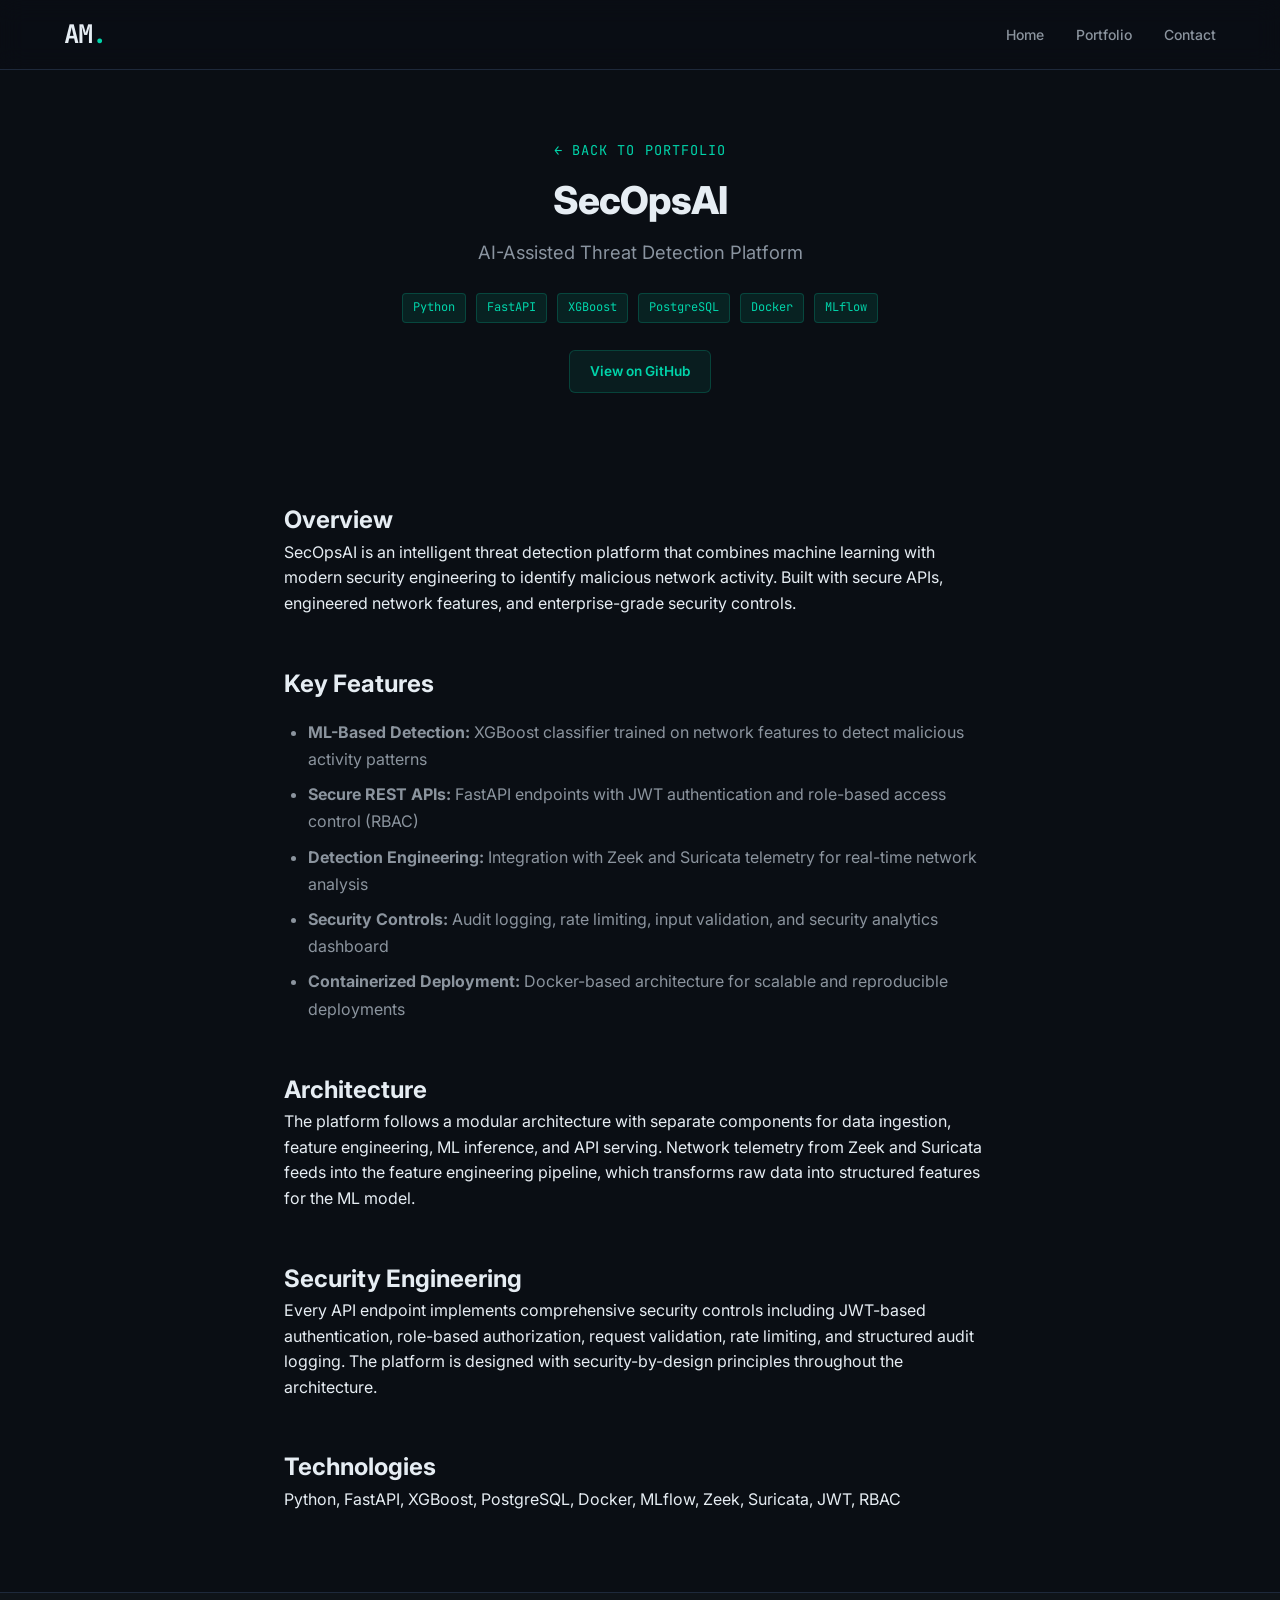
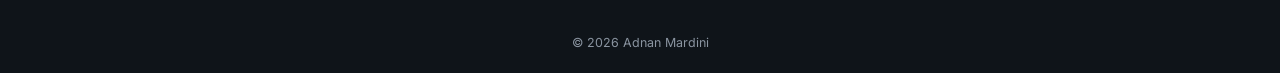
<file: portfolio/case-studies/secopsai.html>
<!DOCTYPE html>
<html lang="en">
<head>
    <meta charset="UTF-8">
    <meta name="viewport" content="width=device-width, initial-scale=1.0">
    <title>SecOpsAI — AI-Assisted Threat Detection · Adnan Mardini</title>
    <meta name="description" content="SecOpsAI: An intelligent threat detection platform that combines machine learning with modern security engineering to identify malicious network activity.">
    <link rel="icon" type="image/svg+xml" href="data:image/svg+xml,%3Csvg xmlns='http://www.w3.org/2000/svg' viewBox='0 0 100 100'%3E%3Cdefs%3E%3ClinearGradient id='g' x1='0%25' y1='0%25' x2='100%25' y2='100%25'%3E%3Cstop offset='0%25' style='stop-color:%2300d4aa'/%3E%3Cstop offset='100%25' style='stop-color:%2300a3ff'/%3E%3C/linearGradient%3E%3C/defs%3E%3Crect width='100' height='100' rx='22' fill='url(%23g)'/%3E%3Ctext x='50' y='72' text-anchor='middle' fill='%230a0e14' font-family='Inter,sans-serif' font-weight='900' font-size='62'%3EA%3C/text%3E%3C/svg%3E">
    <link rel="preconnect" href="https://fonts.googleapis.com">
    <link rel="preconnect" href="https://fonts.gstatic.com" crossorigin>
    <link href="https://fonts.googleapis.com/css2?family=Inter:wght@400;500;600;700;800;900&family=JetBrains+Mono:wght@400;500;600;700&display=swap" rel="stylesheet">
    <link rel="stylesheet" href="../../css/style.css">
    <style>
        .case-study-hero {
            padding: 140px 24px 60px;
            text-align: center;
            max-width: 800px;
            margin: 0 auto;
        }
        .case-study-body {
            max-width: 760px;
            margin: 0 auto;
            padding: 0 24px 80px;
        }
        .case-study-body h2 { margin-top: 48px; }
        .case-study-body ul { margin: 16px 0 16px 24px; color: var(--text-secondary); line-height: 1.7; }
        .case-study-body ul li { margin-bottom: 8px; list-style: disc; }
        .tech-badge {
            display: inline-block;
            font-family: var(--font-mono);
            font-size: 0.75rem;
            padding: 4px 10px;
            border-radius: 4px;
            background: rgba(0, 212, 170, 0.1);
            color: var(--accent-primary);
            border: 1px solid rgba(0, 212, 170, 0.2);
            margin: 3px;
        }
    </style>
</head>
<body>
    <nav class="navbar">
        <div class="nav-container">
            <a href="../../index.html" class="nav-logo">AM<span class="accent">.</span></a>
            <ul class="nav-menu">
                <li><a href="../../index.html" class="nav-link">Home</a></li>
                <li><a href="../../index.html#portfolio" class="nav-link">Portfolio</a></li>
                <li><a href="../../index.html#contact" class="nav-link">Contact</a></li>
            </ul>
        </div>
    </nav>
    <main>
        <div class="case-study-hero">
            <p class="post-eyebrow"><a href="../../index.html">← Back to portfolio</a></p>
            <h1 class="post-title">SecOpsAI</h1>
            <p class="post-dek">AI-Assisted Threat Detection Platform</p>
            <div style="margin-top: 16px;">
                <span class="tech-badge">Python</span>
                <span class="tech-badge">FastAPI</span>
                <span class="tech-badge">XGBoost</span>
                <span class="tech-badge">PostgreSQL</span>
                <span class="tech-badge">Docker</span>
                <span class="tech-badge">MLflow</span>
            </div>
            <div style="margin-top: 24px; display: flex; gap: 12px; justify-content: center; flex-wrap: wrap;">
                <a href="https://github.com/Adnanmardini" class="btn btn-card" target="_blank">View on GitHub</a>
            </div>
        </div>
        <div class="case-study-body">
            <h2>Overview</h2>
            <p>SecOpsAI is an intelligent threat detection platform that combines machine learning with modern security engineering to identify malicious network activity. Built with secure APIs, engineered network features, and enterprise-grade security controls.</p>

            <h2>Key Features</h2>
            <ul>
                <li><strong>ML-Based Detection:</strong> XGBoost classifier trained on network features to detect malicious activity patterns</li>
                <li><strong>Secure REST APIs:</strong> FastAPI endpoints with JWT authentication and role-based access control (RBAC)</li>
                <li><strong>Detection Engineering:</strong> Integration with Zeek and Suricata telemetry for real-time network analysis</li>
                <li><strong>Security Controls:</strong> Audit logging, rate limiting, input validation, and security analytics dashboard</li>
                <li><strong>Containerized Deployment:</strong> Docker-based architecture for scalable and reproducible deployments</li>
            </ul>

            <h2>Architecture</h2>
            <p>The platform follows a modular architecture with separate components for data ingestion, feature engineering, ML inference, and API serving. Network telemetry from Zeek and Suricata feeds into the feature engineering pipeline, which transforms raw data into structured features for the ML model.</p>

            <h2>Security Engineering</h2>
            <p>Every API endpoint implements comprehensive security controls including JWT-based authentication, role-based authorization, request validation, rate limiting, and structured audit logging. The platform is designed with security-by-design principles throughout the architecture.</p>

            <h2>Technologies</h2>
            <p>Python, FastAPI, XGBoost, PostgreSQL, Docker, MLflow, Zeek, Suricata, JWT, RBAC</p>
        </div>
    </main>
    <footer class="footer">
        <div class="footer-container">
            <div class="footer-bottom"><p>&copy; 2026 Adnan Mardini</p></div>
        </div>
    </footer>
</body>
</html>
</file>
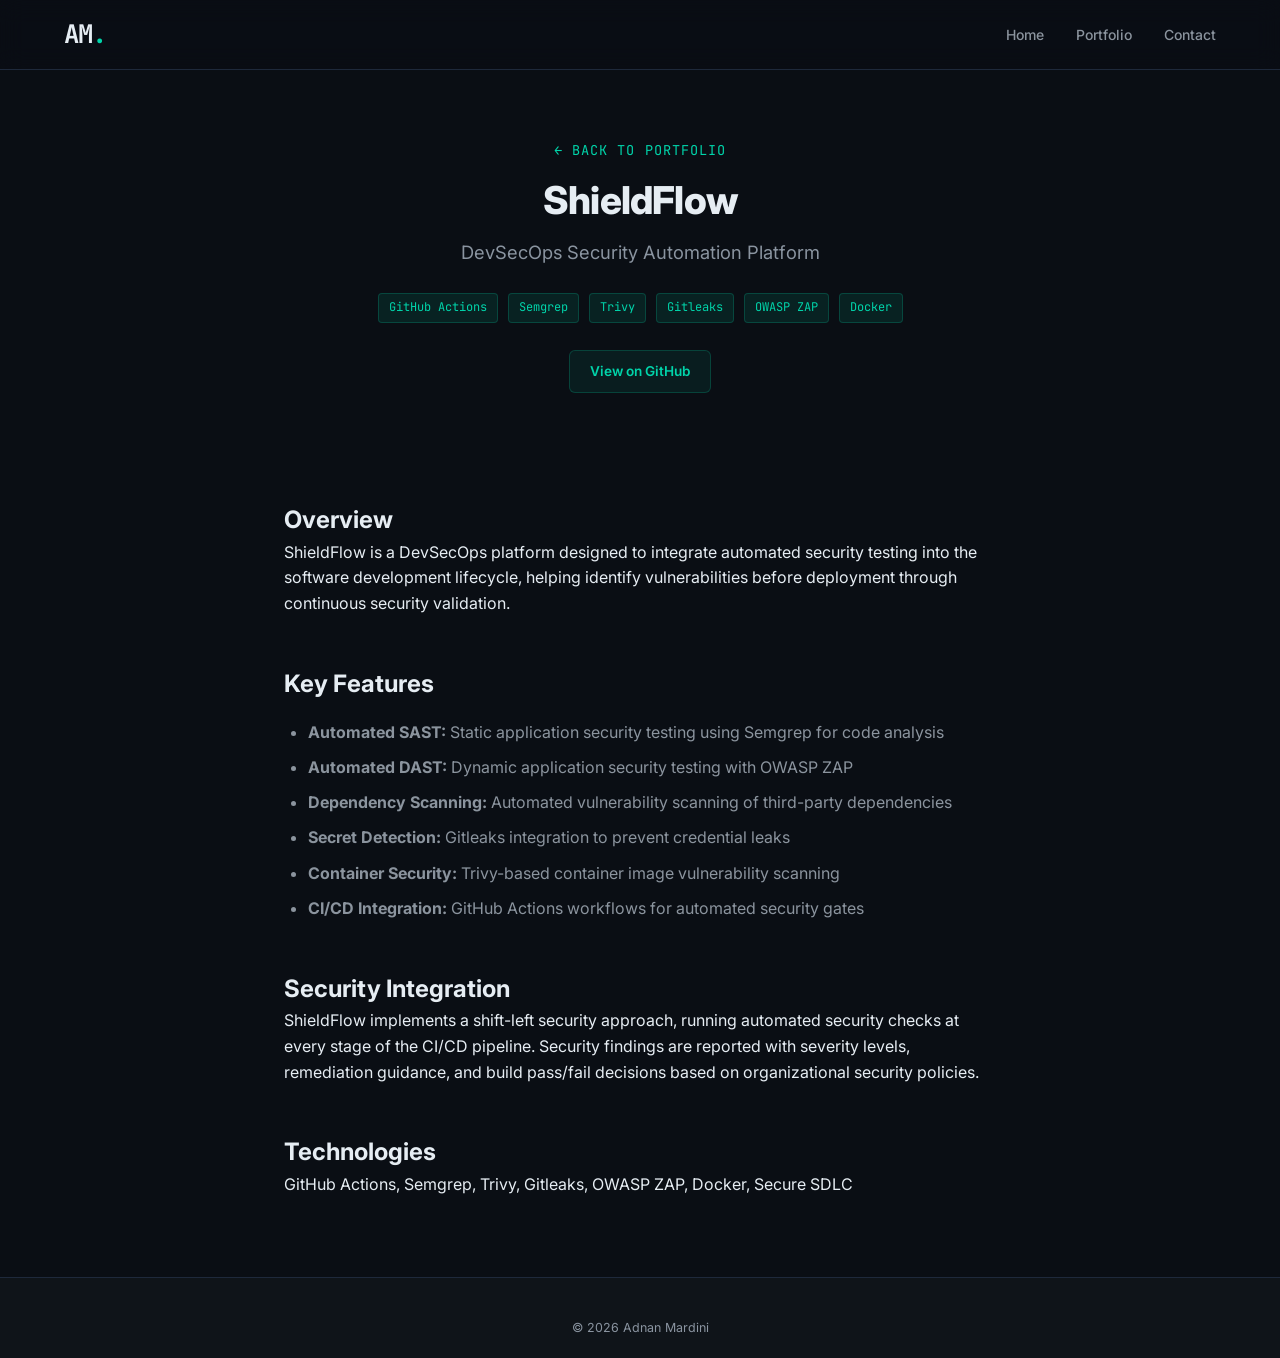
<file: portfolio/case-studies/shieldflow.html>
<!DOCTYPE html>
<html lang="en">
<head>
    <meta charset="UTF-8">
    <meta name="viewport" content="width=device-width, initial-scale=1.0">
    <title>ShieldFlow — DevSecOps Security Automation · Adnan Mardini</title>
    <meta name="description" content="ShieldFlow: A DevSecOps platform designed to integrate automated security testing into the software development lifecycle.">
    <link rel="icon" type="image/svg+xml" href="data:image/svg+xml,%3Csvg xmlns='http://www.w3.org/2000/svg' viewBox='0 0 100 100'%3E%3Cdefs%3E%3ClinearGradient id='g' x1='0%25' y1='0%25' x2='100%25' y2='100%25'%3E%3Cstop offset='0%25' style='stop-color:%2300d4aa'/%3E%3Cstop offset='100%25' style='stop-color:%2300a3ff'/%3E%3C/linearGradient%3E%3C/defs%3E%3Crect width='100' height='100' rx='22' fill='url(%23g)'/%3E%3Ctext x='50' y='72' text-anchor='middle' fill='%230a0e14' font-family='Inter,sans-serif' font-weight='900' font-size='62'%3EA%3C/text%3E%3C/svg%3E">
    <link rel="preconnect" href="https://fonts.googleapis.com">
    <link rel="preconnect" href="https://fonts.gstatic.com" crossorigin>
    <link href="https://fonts.googleapis.com/css2?family=Inter:wght@400;500;600;700;800;900&family=JetBrains+Mono:wght@400;500;600;700&display=swap" rel="stylesheet">
    <link rel="stylesheet" href="../../css/style.css">
    <style>
        .case-study-hero {
            padding: 140px 24px 60px;
            text-align: center;
            max-width: 800px;
            margin: 0 auto;
        }
        .case-study-body {
            max-width: 760px;
            margin: 0 auto;
            padding: 0 24px 80px;
        }
        .case-study-body h2 { margin-top: 48px; }
        .case-study-body ul { margin: 16px 0 16px 24px; color: var(--text-secondary); line-height: 1.7; }
        .case-study-body ul li { margin-bottom: 8px; list-style: disc; }
        .tech-badge {
            display: inline-block;
            font-family: var(--font-mono);
            font-size: 0.75rem;
            padding: 4px 10px;
            border-radius: 4px;
            background: rgba(0, 212, 170, 0.1);
            color: var(--accent-primary);
            border: 1px solid rgba(0, 212, 170, 0.2);
            margin: 3px;
        }
    </style>
</head>
<body>
    <nav class="navbar">
        <div class="nav-container">
            <a href="../../index.html" class="nav-logo">AM<span class="accent">.</span></a>
            <ul class="nav-menu">
                <li><a href="../../index.html" class="nav-link">Home</a></li>
                <li><a href="../../index.html#portfolio" class="nav-link">Portfolio</a></li>
                <li><a href="../../index.html#contact" class="nav-link">Contact</a></li>
            </ul>
        </div>
    </nav>
    <main>
        <div class="case-study-hero">
            <p class="post-eyebrow"><a href="../../index.html">← Back to portfolio</a></p>
            <h1 class="post-title">ShieldFlow</h1>
            <p class="post-dek">DevSecOps Security Automation Platform</p>
            <div style="margin-top: 16px;">
                <span class="tech-badge">GitHub Actions</span>
                <span class="tech-badge">Semgrep</span>
                <span class="tech-badge">Trivy</span>
                <span class="tech-badge">Gitleaks</span>
                <span class="tech-badge">OWASP ZAP</span>
                <span class="tech-badge">Docker</span>
            </div>
            <div style="margin-top: 24px; display: flex; gap: 12px; justify-content: center; flex-wrap: wrap;">
                <a href="https://github.com/Adnanmardini" class="btn btn-card" target="_blank">View on GitHub</a>
            </div>
        </div>
        <div class="case-study-body">
            <h2>Overview</h2>
            <p>ShieldFlow is a DevSecOps platform designed to integrate automated security testing into the software development lifecycle, helping identify vulnerabilities before deployment through continuous security validation.</p>

            <h2>Key Features</h2>
            <ul>
                <li><strong>Automated SAST:</strong> Static application security testing using Semgrep for code analysis</li>
                <li><strong>Automated DAST:</strong> Dynamic application security testing with OWASP ZAP</li>
                <li><strong>Dependency Scanning:</strong> Automated vulnerability scanning of third-party dependencies</li>
                <li><strong>Secret Detection:</strong> Gitleaks integration to prevent credential leaks</li>
                <li><strong>Container Security:</strong> Trivy-based container image vulnerability scanning</li>
                <li><strong>CI/CD Integration:</strong> GitHub Actions workflows for automated security gates</li>
            </ul>

            <h2>Security Integration</h2>
            <p>ShieldFlow implements a shift-left security approach, running automated security checks at every stage of the CI/CD pipeline. Security findings are reported with severity levels, remediation guidance, and build pass/fail decisions based on organizational security policies.</p>

            <h2>Technologies</h2>
            <p>GitHub Actions, Semgrep, Trivy, Gitleaks, OWASP ZAP, Docker, Secure SDLC</p>
        </div>
    </main>
    <footer class="footer">
        <div class="footer-container">
            <div class="footer-bottom"><p>&copy; 2026 Adnan Mardini</p></div>
        </div>
    </footer>
</body>
</html>
</file>
<file: css/style.css>
/* ============================================
   PORTFOLIO: ADNAN MARDINI
   Cybersecurity Engineer
   Dark Theme — Cybersecurity Aesthetic
   Zero External Icon Dependencies
   ============================================ */

/* ---------- CSS VARIABLES ---------- */
:root {
    --bg-primary: #0a0e14;
    --bg-secondary: #0f1419;
    --bg-tertiary: #151b23;
    --bg-card: #161c24;
    --border-color: #1e293b;
    --border-hover: #2d3a4a;
    
    --text-primary: #e6edf3;
    --text-secondary: #8b949e;
    --text-muted: #8a94a0;  /* WCAG AA: 6.0:1 on bg-secondary, 5.6:1 on bg-card */
    
    --accent-primary: #00d4aa;
    --accent-secondary: #00a3ff;
    --accent-danger: #f85149;
    --accent-warning: #d2991d;
    --accent-purple: #a371f7;
    
    --gradient-primary: linear-gradient(135deg, #00d4aa 0%, #00a3ff 100%);
    --gradient-danger: linear-gradient(135deg, #f85149 0%, #ff7b72 100%);
    --gradient-purple: linear-gradient(135deg, #a371f7 0%, #7c3aed 100%);
    --gradient-dark: linear-gradient(135deg, #0f1419 0%, #151b23 100%);
    
    --font-sans: 'Inter', -apple-system, BlinkMacSystemFont, 'Segoe UI', sans-serif;
    --font-mono: 'JetBrains Mono', 'Fira Code', monospace;
    
    --radius-sm: 6px;
    --radius-md: 10px;
    --radius-lg: 16px;
    --radius-xl: 24px;
    
    --shadow-sm: 0 1px 3px rgba(0, 0, 0, 0.4);
    --shadow-md: 0 4px 14px rgba(0, 0, 0, 0.5);
    --shadow-lg: 0 8px 30px rgba(0, 0, 0, 0.6);
    --shadow-glow: 0 0 20px rgba(0, 212, 170, 0.15);
    --shadow-glow-blue: 0 0 20px rgba(0, 163, 255, 0.15);
    
    --transition-fast: 0.15s ease;
    --transition-base: 0.3s ease;
    --transition-slow: 0.5s ease;
    
    --container-max: 1200px;
    --nav-height: 70px;
}

/* ---------- CSS RESET ---------- */
*, *::before, *::after {
    margin: 0;
    padding: 0;
    box-sizing: border-box;
}

html {
    scroll-behavior: smooth;
    scroll-padding-top: var(--nav-height);
}

body {
    font-family: var(--font-sans);
    background-color: var(--bg-primary);
    color: var(--text-primary);
    line-height: 1.6;
    overflow-x: hidden;
    -webkit-font-smoothing: antialiased;
    -moz-osx-font-smoothing: grayscale;
}

a {
    text-decoration: none;
    color: inherit;
}

ul {
    list-style: none;
}

/* ---------- ACCESSIBILITY: SKIP LINK + FOCUS ---------- */
.skip-link {
    position: absolute;
    top: -100px;
    left: 16px;
    z-index: 10000;
    background: var(--accent-primary);
    color: var(--bg-primary);
    padding: 10px 16px;
    border-radius: var(--radius-sm);
    font-family: var(--font-mono);
    font-size: 0.9rem;
    font-weight: 600;
    text-decoration: none;
    transition: top 0.2s ease;
}

.skip-link:focus {
    top: 16px;
    outline: 2px solid var(--text-primary);
    outline-offset: 2px;
}

/* Visible focus ring for keyboard navigation across all interactive elements.
   Uses :focus-visible so mouse clicks don't trigger the ring — only keyboard. */
:focus-visible {
    outline: 2px solid var(--accent-primary);
    outline-offset: 3px;
    border-radius: 2px;
}

/* Form fields and terminal input override :focus-visible with their own styling. */
.form-group input:focus-visible,
.form-group textarea:focus-visible,
.terminal-input:focus-visible {
    outline: none;
}

/* Screen-reader-only utility */
.sr-only {
    position: absolute;
    width: 1px;
    height: 1px;
    padding: 0;
    margin: -1px;
    overflow: hidden;
    clip: rect(0, 0, 0, 0);
    white-space: nowrap;
    border: 0;
}

img {
    max-width: 100%;
    display: block;
}

/* ---------- SCROLLBAR ---------- */
::-webkit-scrollbar {
    width: 6px;
}

::-webkit-scrollbar-track {
    background: var(--bg-primary);
}

::-webkit-scrollbar-thumb {
    background: var(--border-hover);
    border-radius: 3px;
}

::-webkit-scrollbar-thumb:hover {
    background: var(--text-muted);
}

/* ---------- SELECTION ---------- */
::selection {
    background: rgba(0, 212, 170, 0.3);
    color: var(--text-primary);
}

/* ============================================
   NAVIGATION
   ============================================ */
.navbar {
    position: fixed;
    top: 0;
    left: 0;
    width: 100%;
    height: var(--nav-height);
    background: rgba(10, 14, 20, 0.85);
    backdrop-filter: blur(12px);
    -webkit-backdrop-filter: blur(12px);
    border-bottom: 1px solid var(--border-color);
    z-index: 1000;
    transition: var(--transition-base);
}

.navbar.scrolled {
    box-shadow: var(--shadow-md);
    border-bottom-color: var(--border-hover);
}

.nav-container {
    max-width: var(--container-max);
    margin: 0 auto;
    padding: 0 24px;
    height: 100%;
    display: flex;
    align-items: center;
    justify-content: space-between;
}

.nav-logo {
    font-family: var(--font-mono);
    font-size: 1.6rem;
    font-weight: 700;
    color: var(--text-primary);
    letter-spacing: -1px;
}

.nav-logo .accent {
    color: var(--accent-primary);
}

.nav-menu {
    display: flex;
    gap: 32px;
}

.nav-link {
    font-size: 0.875rem;
    font-weight: 500;
    color: var(--text-secondary);
    transition: var(--transition-fast);
    position: relative;
    padding: 4px 0;
}

.nav-link::after {
    content: '';
    position: absolute;
    bottom: -2px;
    left: 0;
    width: 0;
    height: 2px;
    background: var(--gradient-primary);
    border-radius: 1px;
    transition: width var(--transition-base);
}

.nav-link:hover,
.nav-link.active {
    color: var(--text-primary);
}

.nav-link:hover::after,
.nav-link.active::after {
    width: 100%;
}

/* Mobile Toggle */
.nav-toggle {
    display: none;
    flex-direction: column;
    gap: 5px;
    cursor: pointer;
    padding: 4px;
    background: transparent;
    border: none;
    color: inherit;
}

.nav-toggle .bar {
    width: 22px;
    height: 2px;
    background: var(--text-primary);
    border-radius: 1px;
    transition: var(--transition-base);
}

.nav-toggle.active .bar:nth-child(1) {
    transform: rotate(45deg) translate(5px, 5px);
}

.nav-toggle.active .bar:nth-child(2) {
    opacity: 0;
}

.nav-toggle.active .bar:nth-child(3) {
    transform: rotate(-45deg) translate(5px, -5px);
}

/* ============================================
   HERO SECTION
   ============================================ */
.hero {
    min-height: 100vh;
    display: flex;
    align-items: center;
    justify-content: center;
    position: relative;
    padding: 120px 24px 80px;
    overflow: hidden;
}

.hero-bg-grid {
    position: absolute;
    inset: 0;
    background-image: 
        linear-gradient(rgba(0, 212, 170, 0.03) 1px, transparent 1px),
        linear-gradient(90deg, rgba(0, 212, 170, 0.03) 1px, transparent 1px);
    background-size: 60px 60px;
    mask-image: radial-gradient(ellipse 70% 70% at 50% 50%, black 40%, transparent 70%);
    -webkit-mask-image: radial-gradient(ellipse 70% 70% at 50% 50%, black 40%, transparent 70%);
}

.hero-container {
    max-width: 800px;
    text-align: center;
    position: relative;
    z-index: 1;
}

.hero-badge {
    display: inline-flex;
    align-items: center;
    gap: 8px;
    background: rgba(0, 212, 170, 0.08);
    border: 1px solid rgba(0, 212, 170, 0.2);
    color: var(--accent-primary);
    font-size: 0.8rem;
    font-weight: 600;
    padding: 8px 18px;
    border-radius: 50px;
    margin-bottom: 32px;
    letter-spacing: 0.5px;
}

.pulse-dot {
    width: 8px;
    height: 8px;
    background: var(--accent-primary);
    border-radius: 50%;
    animation: pulse 2s infinite;
}

@keyframes pulse {
    0%, 100% { opacity: 1; transform: scale(1); }
    50% { opacity: 0.5; transform: scale(1.3); }
}

.hero-title {
    margin-bottom: 16px;
}

.hero-greeting {
    display: block;
    font-size: 1.1rem;
    font-weight: 500;
    color: var(--text-secondary);
    margin-bottom: 8px;
}

.hero-name {
    display: block;
    font-size: 3.5rem;
    font-weight: 900;
    letter-spacing: -1.5px;
    background: var(--gradient-primary);
    -webkit-background-clip: text;
    -webkit-text-fill-color: transparent;
    background-clip: text;
    line-height: 1.1;
}

.hero-role {
    font-family: var(--font-mono);
    font-size: 1.25rem;
    font-weight: 500;
    color: var(--text-secondary);
    margin-bottom: 24px;
    min-height: 32px;
}

.typing-text {
    color: var(--accent-primary);
}

.cursor {
    color: var(--accent-primary);
    animation: blink 1s infinite;
}

@keyframes blink {
    0%, 50% { opacity: 1; }
    51%, 100% { opacity: 0; }
}

.hero-description {
    font-size: 1.05rem;
    color: var(--text-secondary);
    max-width: 620px;
    margin: 0 auto 40px;
    line-height: 1.7;
}

/* Hero CTAs */
.hero-cta {
    display: flex;
    justify-content: center;
    gap: 16px;
    flex-wrap: wrap;
    margin-bottom: 56px;
}

.btn {
    display: inline-flex;
    align-items: center;
    gap: 8px;
    padding: 12px 24px;
    border-radius: var(--radius-md);
    font-size: 0.9rem;
    font-weight: 600;
    cursor: pointer;
    transition: var(--transition-base);
    border: none;
    font-family: var(--font-sans);
}

.btn svg {
    flex-shrink: 0;
}

.btn-primary {
    background: var(--gradient-primary);
    color: #0a0e14;
    box-shadow: var(--shadow-glow);
}

.btn-primary:hover {
    transform: translateY(-2px);
    box-shadow: 0 0 30px rgba(0, 212, 170, 0.25);
}

.btn-secondary {
    background: rgba(255, 255, 255, 0.06);
    color: var(--text-primary);
    border: 1px solid var(--border-color);
}

.btn-secondary:hover {
    background: rgba(255, 255, 255, 0.1);
    border-color: var(--border-hover);
    transform: translateY(-2px);
}

.btn-outline {
    background: transparent;
    color: var(--text-secondary);
    border: 1px solid var(--border-color);
}

.btn-outline:hover {
    color: var(--text-primary);
    border-color: var(--text-muted);
    transform: translateY(-2px);
}

.btn-card {
    display: inline-flex;
    align-items: center;
    gap: 8px;
    padding: 10px 20px;
    background: rgba(0, 212, 170, 0.08);
    color: var(--accent-primary);
    border: 1px solid rgba(0, 212, 170, 0.2);
    border-radius: var(--radius-sm);
    font-size: 0.85rem;
    font-weight: 600;
    transition: var(--transition-base);
    cursor: pointer;
}

.btn-card svg {
    flex-shrink: 0;
}

.btn-card:hover {
    background: rgba(0, 212, 170, 0.15);
    border-color: rgba(0, 212, 170, 0.4);
}

/* Hero Stats */
.hero-stats {
    display: flex;
    justify-content: center;
    align-items: center;
    gap: 32px;
}

.stat-item {
    text-align: center;
}

.stat-number {
    font-family: var(--font-mono);
    font-size: 2.2rem;
    font-weight: 700;
    color: var(--text-primary);
}

/* Text-style stat (e.g., "M.S.") rendered slightly smaller so it visually balances the numeric stats */
.stat-number.stat-text {
    font-size: 1.8rem;
    letter-spacing: 0.02em;
    color: var(--accent-primary);
}

.stat-suffix {
    font-family: var(--font-mono);
    font-size: 1.5rem;
    font-weight: 600;
    color: var(--accent-primary);
}

.stat-label {
    display: block;
    font-size: 0.8rem;
    color: var(--text-muted);
    text-transform: uppercase;
    letter-spacing: 1px;
    margin-top: 4px;
}

.stat-divider {
    width: 1px;
    height: 30px;
    background: var(--border-color);
}

/* Scroll Indicator */
.scroll-indicator {
    position: absolute;
    bottom: 32px;
    left: 50%;
    transform: translateX(-50%);
    display: flex;
    flex-direction: column;
    align-items: center;
    gap: 8px;
    color: var(--text-muted);
    font-size: 0.7rem;
    text-transform: uppercase;
    letter-spacing: 2px;
    animation: float 3s infinite;
}

.scroll-indicator svg {
    flex-shrink: 0;
}

@keyframes float {
    0%, 100% { transform: translateX(-50%) translateY(0); }
    50% { transform: translateX(-50%) translateY(-8px); }
}

/* ============================================
   SECTION COMMONS
   ============================================ */
section {
    padding: 100px 24px;
}

.section-container {
    max-width: var(--container-max);
    margin: 0 auto;
}

.section-title {
    font-size: 2rem;
    font-weight: 800;
    color: var(--text-primary);
    margin-bottom: 8px;
    letter-spacing: -0.5px;
}

.section-number {
    font-family: var(--font-mono);
    font-size: 1.1rem;
    color: var(--accent-primary);
    font-weight: 500;
    margin-right: 8px;
}

.section-subtitle {
    color: var(--text-secondary);
    font-size: 1rem;
    margin-bottom: 48px;
    max-width: 560px;
}

/* ============================================
   ABOUT SECTION
   ============================================ */
.about {
    background: var(--bg-secondary);
}

.about-grid {
    display: grid;
    grid-template-columns: 1.2fr 0.8fr;
    gap: 56px;
    align-items: start;
}

.about-text p {
    color: var(--text-secondary);
    margin-bottom: 16px;
    font-size: 0.95rem;
    line-height: 1.75;
}

.about-intro {
    font-size: 1.05rem !important;
    color: var(--text-primary) !important;
}

.highlight {
    color: var(--accent-primary);
    font-weight: 500;
}

.about-text strong {
    color: var(--text-primary);
    font-weight: 600;
}

.about-highlights {
    display: flex;
    flex-direction: column;
    gap: 16px;
    margin-top: 32px;
}

.highlight-item {
    display: flex;
    align-items: flex-start;
    gap: 14px;
    background: var(--bg-card);
    padding: 16px 20px;
    border-radius: var(--radius-md);
    border: 1px solid var(--border-color);
    transition: var(--transition-base);
}

.highlight-item:hover {
    border-color: var(--border-hover);
    transform: translateX(4px);
}

.highlight-icon {
    flex-shrink: 0;
    margin-top: 2px;
    color: var(--accent-primary);
}

.highlight-item strong {
    display: block;
    color: var(--text-primary);
    font-size: 0.9rem;
    margin-bottom: 2px;
}

.highlight-item span {
    font-size: 0.8rem;
    color: var(--text-muted);
}

/* About Image */
.about-image-wrapper {
    display: flex;
    flex-direction: column;
    gap: 24px;
}

.about-image-container {
    position: relative;
    border-radius: var(--radius-lg);
    overflow: hidden;
    border: 1px solid var(--border-color);
    aspect-ratio: 3/4;
    background: var(--bg-tertiary);
}

.about-profile-img {
    width: 100%;
    height: 100%;
    object-fit: cover;
    border-radius: var(--radius-lg);
}

.about-quick-facts {
    display: flex;
    flex-direction: column;
    gap: 8px;
}

.fact {
    display: flex;
    align-items: center;
    gap: 10px;
    font-size: 0.85rem;
    color: var(--text-secondary);
    background: var(--bg-card);
    padding: 10px 16px;
    border-radius: var(--radius-sm);
    border: 1px solid var(--border-color);
}

/* ============================================
   EXPERTISE SECTION
   ============================================ */
.expertise {
    background: var(--bg-primary);
}

.expertise-grid {
    display: grid;
    grid-template-columns: 1fr 1fr;
    gap: 28px;
    margin-bottom: 48px;
}

.expertise-card {
    background: var(--bg-card);
    border: 1px solid var(--border-color);
    border-radius: var(--radius-lg);
    padding: 36px;
    transition: var(--transition-base);
    position: relative;
    overflow: hidden;
}

.expertise-card::before {
    content: '';
    position: absolute;
    top: 0;
    left: 0;
    width: 100%;
    height: 3px;
}

.expertise-card.defensive::before {
    background: var(--gradient-primary);
}

.expertise-card.offensive::before {
    background: var(--gradient-danger);
}

.expertise-card:hover {
    border-color: var(--border-hover);
    transform: translateY(-4px);
    box-shadow: var(--shadow-lg);
}

.card-icon {
    margin-bottom: 20px;
    width: 60px;
    height: 60px;
    display: flex;
    align-items: center;
    justify-content: center;
    border-radius: var(--radius-md);
}

.card-icon svg {
    flex-shrink: 0;
}

.expertise-card.defensive .card-icon {
    background: rgba(0, 212, 170, 0.1);
    color: var(--accent-primary);
}

.expertise-card.offensive .card-icon {
    background: rgba(248, 81, 73, 0.1);
    color: var(--accent-danger);
}

.expertise-card h3 {
    font-size: 1.3rem;
    font-weight: 700;
    margin-bottom: 4px;
    color: var(--text-primary);
}

.card-subtitle {
    font-size: 0.85rem;
    color: var(--text-muted);
    font-family: var(--font-mono);
    margin-bottom: 24px;
}

.expertise-list {
    display: flex;
    flex-direction: column;
    gap: 16px;
    margin-bottom: 24px;
}

.expertise-list li {
    display: flex;
    gap: 12px;
}

.expertise-list li svg {
    flex-shrink: 0;
    margin-top: 3px;
}

.expertise-card.defensive .expertise-list li svg {
    color: var(--accent-primary);
}

.expertise-card.offensive .expertise-list li svg {
    color: var(--accent-danger);
}

.expertise-list strong {
    display: block;
    font-size: 0.88rem;
    color: var(--text-primary);
    margin-bottom: 2px;
}

.expertise-list span {
    font-size: 0.82rem;
    color: var(--text-muted);
    line-height: 1.5;
}

.expertise-tags {
    display: flex;
    flex-wrap: wrap;
    gap: 8px;
}

.expertise-tags span {
    font-family: var(--font-mono);
    font-size: 0.72rem;
    padding: 4px 10px;
    border-radius: 4px;
    background: rgba(255, 255, 255, 0.04);
    border: 1px solid var(--border-color);
    color: var(--text-muted);
}

/* Bridge */
.expertise-bridge {
    display: flex;
    align-items: center;
    gap: 20px;
    text-align: center;
}

.bridge-line {
    flex: 1;
    height: 1px;
    background: var(--border-color);
}

.bridge-content {
    max-width: 500px;
    padding: 20px;
}

.bridge-content svg {
    color: var(--accent-purple);
    margin-bottom: 8px;
    flex-shrink: 0;
}

.bridge-content h3,
.bridge-content h4 {
    font-size: 0.95rem;
    color: var(--text-primary);
    margin-bottom: 6px;
}

.bridge-content p {
    font-size: 0.82rem;
    color: var(--text-muted);
    line-height: 1.6;
}

/* ============================================
   PORTFOLIO SECTION
   ============================================ */
.portfolio {
    background: var(--bg-secondary);
}

.portfolio-grid {
    display: grid;
    grid-template-columns: 1fr 1fr;
    gap: 24px;
}

.portfolio-card {
    background: var(--bg-card);
    border: 1px solid var(--border-color);
    border-radius: var(--radius-lg);
    padding: 28px;
    transition: var(--transition-base);
}

.portfolio-card:hover {
    border-color: var(--border-hover);
    transform: translateY(-2px);
}

.portfolio-card.featured {
    border-color: rgba(0, 212, 170, 0.15);
    background: linear-gradient(135deg, var(--bg-card) 0%, rgba(0, 212, 170, 0.03) 100%);
}

.portfolio-card-header {
    display: flex;
    align-items: center;
    gap: 8px;
    font-family: var(--font-mono);
    font-size: 0.72rem;
    color: var(--text-muted);
    text-transform: uppercase;
    letter-spacing: 1px;
    margin-bottom: 16px;
}

.portfolio-card-header svg {
    flex-shrink: 0;
    color: var(--text-secondary);
}

.portfolio-card h3 {
    font-size: 1.15rem;
    font-weight: 700;
    margin-bottom: 8px;
    color: var(--text-primary);
}

.portfolio-card > p {
    font-size: 0.85rem;
    color: var(--text-muted);
    margin-bottom: 16px;
    line-height: 1.5;
}

.portfolio-card ul {
    display: flex;
    flex-direction: column;
    gap: 8px;
    margin-bottom: 20px;
}

.portfolio-card ul li {
    font-size: 0.83rem;
    color: var(--text-secondary);
    display: flex;
    align-items: center;
    gap: 10px;
}

.portfolio-card ul li svg {
    flex-shrink: 0;
    color: var(--accent-primary);
}

/* ============================================
   CERTIFICATIONS SECTION
   ============================================ */
.certifications {
    background: var(--bg-primary);
}

.cert-grid {
    display: grid;
    grid-template-columns: repeat(4, 1fr);
    gap: 16px;
    margin-bottom: 24px;
}

.cert-card {
    background: var(--bg-card);
    border: 1px solid var(--border-color);
    border-radius: var(--radius-md);
    padding: 20px;
    transition: var(--transition-base);
    position: relative;
}

.cert-card:hover {
    border-color: var(--border-hover);
    transform: translateY(-2px);
}

.cert-card.elite {
    border-color: rgba(0, 212, 170, 0.2);
    background: linear-gradient(135deg, var(--bg-card) 0%, rgba(0, 212, 170, 0.04) 100%);
}

.cert-badge {
    position: absolute;
    top: 12px;
    right: 12px;
    font-size: 0.62rem;
    font-weight: 700;
    text-transform: uppercase;
    letter-spacing: 1px;
    padding: 2px 8px;
    border-radius: 3px;
    background: rgba(0, 212, 170, 0.12);
    color: var(--accent-primary);
}

.cert-card h3,
.cert-card h4 {
    font-size: 1rem;
    font-weight: 700;
    color: var(--text-primary);
    margin-bottom: 4px;
}

.cert-card p {
    font-size: 0.78rem;
    color: var(--text-muted);
    margin-bottom: 8px;
}

.cert-issuer {
    font-family: var(--font-mono);
    font-size: 0.68rem;
    color: var(--text-muted);
    opacity: 0.7;
}

.cert-more {
    text-align: center;
    font-size: 0.82rem;
    color: var(--text-muted);
}

/* ============================================
   TECH STACK SECTION
   ============================================ */
.tech-stack {
    background: var(--bg-secondary);
}

.stack-grid {
    display: grid;
    grid-template-columns: repeat(2, 1fr);
    gap: 20px;
}

.stack-category {
    background: var(--bg-card);
    border: 1px solid var(--border-color);
    border-radius: var(--radius-md);
    padding: 24px;
    transition: var(--transition-base);
}

.stack-category:hover {
    border-color: var(--border-hover);
}

.stack-category h3,
.stack-category h4 {
    font-size: 0.95rem;
    color: var(--text-primary);
    margin-bottom: 16px;
    display: flex;
    align-items: center;
    gap: 10px;
}

.stack-category h3 svg,
.stack-category h4 svg {
    flex-shrink: 0;
    color: var(--accent-primary);
}

.stack-items {
    display: flex;
    flex-wrap: wrap;
    gap: 8px;
}

.stack-items span {
    font-family: var(--font-mono);
    font-size: 0.75rem;
    padding: 5px 12px;
    border-radius: 4px;
    background: rgba(255, 255, 255, 0.03);
    border: 1px solid var(--border-color);
    color: var(--text-secondary);
}

/* ============================================
   SOCIAL PROOF SECTION
   ============================================ */
.social-proof {
    background: var(--bg-primary);
}

.proof-grid {
    display: grid;
    grid-template-columns: repeat(4, 1fr);
    gap: 20px;
}

.proof-card {
    background: var(--bg-card);
    border: 1px solid var(--border-color);
    border-radius: var(--radius-md);
    padding: 24px;
    text-align: center;
    transition: var(--transition-base);
}

.proof-card:hover {
    border-color: var(--border-hover);
    transform: translateY(-2px);
}

.proof-card svg {
    color: var(--accent-primary);
    margin-bottom: 14px;
    flex-shrink: 0;
}

.proof-card h3,
.proof-card h4 {
    font-size: 0.95rem;
    color: var(--text-primary);
    margin-bottom: 8px;
    font-weight: 600;
}

.proof-card p {
    font-size: 0.8rem;
    color: var(--text-muted);
    line-height: 1.5;
}

/* ============================================
   CONTACT SECTION
   ============================================ */
.contact {
    background: var(--bg-secondary);
}

.contact-grid {
    display: grid;
    grid-template-columns: 1fr 1fr;
    gap: 48px;
}

.contact-info h3 {
    font-size: 1.5rem;
    font-weight: 700;
    margin-bottom: 12px;
}

.contact-info > p {
    color: var(--text-secondary);
    font-size: 0.9rem;
    line-height: 1.7;
    margin-bottom: 32px;
}

.contact-methods {
    display: flex;
    flex-direction: column;
    gap: 12px;
}

.contact-method {
    display: flex;
    align-items: center;
    gap: 14px;
    background: var(--bg-card);
    padding: 16px 20px;
    border-radius: var(--radius-md);
    border: 1px solid var(--border-color);
    transition: var(--transition-base);
}

.contact-method:hover {
    border-color: var(--border-hover);
    transform: translateX(4px);
}

.contact-method svg {
    flex-shrink: 0;
    color: var(--accent-primary);
    width: 18px;
    height: 18px;
}

.contact-method strong {
    display: block;
    font-size: 0.85rem;
    color: var(--text-primary);
}

.contact-method span {
    font-size: 0.78rem;
    color: var(--text-muted);
}

/* Contact Form */
.contact-form-wrapper {
    background: var(--bg-card);
    border: 1px solid var(--border-color);
    border-radius: var(--radius-lg);
    padding: 32px;
}

.contact-form {
    display: flex;
    flex-direction: column;
    gap: 18px;
}

.form-group label {
    display: block;
    font-size: 0.8rem;
    font-weight: 600;
    color: var(--text-secondary);
    margin-bottom: 6px;
}

.form-group input,
.form-group textarea {
    width: 100%;
    padding: 12px 16px;
    background: var(--bg-tertiary);
    border: 1px solid var(--border-color);
    border-radius: var(--radius-sm);
    color: var(--text-primary);
    font-family: var(--font-sans);
    font-size: 0.9rem;
    transition: var(--transition-base);
    resize: vertical;
}

.form-group input:focus,
.form-group textarea:focus {
    outline: none;
    border-color: var(--accent-primary);
    box-shadow: 0 0 0 3px rgba(0, 212, 170, 0.1);
}

.form-group input::placeholder,
.form-group textarea::placeholder {
    color: var(--text-muted);
    opacity: 0.6;
}

.btn-submit {
    width: 100%;
    justify-content: center;
    padding: 14px;
    font-size: 0.95rem;
}

.form-success {
    text-align: center;
    padding: 40px 20px;
}

.form-success svg {
    color: var(--accent-primary);
    margin-bottom: 16px;
    flex-shrink: 0;
}

.form-success p {
    color: var(--text-secondary);
    font-size: 0.95rem;
}

.hidden {
    display: none;
}

/* ============================================
   FOOTER
   ============================================ */
.footer {
    background: var(--bg-secondary);
    border-top: 1px solid var(--border-color);
    padding: 40px 24px 20px;
}

.footer-container {
    max-width: var(--container-max);
    margin: 0 auto;
}

.footer-top {
    display: flex;
    justify-content: space-between;
    align-items: center;
    padding-bottom: 24px;
    border-bottom: 1px solid var(--border-color);
    margin-bottom: 20px;
}

.footer-logo {
    font-family: var(--font-mono);
    font-size: 1.5rem;
    font-weight: 700;
}

.footer-logo .accent {
    color: var(--accent-primary);
}

.footer-links {
    display: flex;
    gap: 24px;
}

.footer-links a {
    font-size: 0.82rem;
    color: var(--text-secondary);
    transition: var(--transition-fast);
}

.footer-links a:hover {
    color: var(--text-primary);
}

.footer-social {
    display: flex;
    gap: 14px;
}

.footer-social a {
    width: 36px;
    height: 36px;
    display: flex;
    align-items: center;
    justify-content: center;
    border-radius: 50%;
    border: 1px solid var(--border-color);
    color: var(--text-secondary);
    transition: var(--transition-base);
}

.footer-social a svg {
    flex-shrink: 0;
}

.footer-social a:hover {
    border-color: var(--accent-primary);
    color: var(--accent-primary);
    background: rgba(0, 212, 170, 0.06);
}

.footer-bottom {
    text-align: center;
}

.footer-bottom p {
    font-size: 0.78rem;
    color: var(--text-muted);
}

/* ============================================
   CAREER TIMELINE SECTION
   ============================================ */
.timeline-section {
    background: var(--bg-primary);
    overflow: hidden;
}

.timeline-controls {
    display: flex;
    gap: 12px;
    margin-bottom: 48px;
    flex-wrap: wrap;
}

.timeline-btn {
    padding: 8px 20px;
    border-radius: 50px;
    font-size: 0.82rem;
    font-weight: 600;
    cursor: pointer;
    transition: var(--transition-base);
    background: transparent;
    color: var(--text-secondary);
    border: 1px solid var(--border-color);
    font-family: var(--font-sans);
}

.timeline-btn:hover {
    border-color: var(--border-hover);
    color: var(--text-primary);
}

.timeline-btn.active {
    background: rgba(0, 212, 170, 0.1);
    border-color: var(--accent-primary);
    color: var(--accent-primary);
}

/* Timeline Container */
.timeline-container {
    position: relative;
    max-width: 900px;
    margin: 0 auto;
    padding: 20px 0;
}

.timeline-line {
    position: absolute;
    left: 50%;
    top: 0;
    bottom: 0;
    width: 2px;
    background: var(--border-color);
    transform: translateX(-50%);
}

.timeline-progress {
    position: absolute;
    left: 50%;
    top: 0;
    width: 2px;
    background: var(--gradient-primary);
    transform: translateX(-50%);
    transition: height 0.3s ease;
    height: 0;
}

/* Timeline Items */
.timeline-item {
    position: relative;
    width: 50%;
    padding: 0 40px 48px;
    opacity: 1;
    transition: opacity 0.4s ease, transform 0.4s ease;
}

.timeline-item.left {
    left: 0;
    text-align: right;
    padding-right: 60px;
    padding-left: 0;
}

.timeline-item.right {
    left: 50%;
    text-align: left;
    padding-left: 60px;
    padding-right: 0;
}

.timeline-item.hidden-item {
    opacity: 0;
    height: 0;
    padding: 0;
    margin: 0;
    overflow: hidden;
}

/* Timeline Dot */
.timeline-dot {
    position: absolute;
    top: 0;
    width: 44px;
    height: 44px;
    border-radius: 50%;
    background: var(--bg-card);
    border: 2px solid var(--border-color);
    display: flex;
    align-items: center;
    justify-content: center;
    color: var(--text-muted);
    z-index: 2;
    transition: var(--transition-base);
}

.timeline-item.left .timeline-dot {
    right: -22px;
}

.timeline-item.right .timeline-dot {
    left: -22px;
}

.timeline-dot.major {
    width: 52px;
    height: 52px;
    border-color: var(--accent-warning);
    color: var(--accent-warning);
    background: rgba(210, 153, 29, 0.08);
    box-shadow: 0 0 16px rgba(210, 153, 29, 0.2);
}

.timeline-item.left .timeline-dot.major {
    right: -26px;
}

.timeline-item.right .timeline-dot.major {
    left: -26px;
}

.timeline-dot.active {
    width: 56px;
    height: 56px;
    border-color: var(--accent-primary);
    color: var(--accent-primary);
    background: rgba(0, 212, 170, 0.1);
    box-shadow: 0 0 24px rgba(0, 212, 170, 0.3);
    animation: dotGlow 2s infinite;
}

.timeline-item.left .timeline-dot.active {
    right: -28px;
}

.timeline-item.right .timeline-dot.active {
    left: -28px;
}

@keyframes dotGlow {
    0%, 100% { box-shadow: 0 0 24px rgba(0, 212, 170, 0.3); }
    50% { box-shadow: 0 0 40px rgba(0, 212, 170, 0.6); }
}

.timeline-pulse {
    position: absolute;
    width: 100%;
    height: 100%;
    border-radius: 50%;
    border: 2px solid var(--accent-primary);
    animation: pulseRing 2s infinite;
}

@keyframes pulseRing {
    0% { transform: scale(1); opacity: 1; }
    100% { transform: scale(2); opacity: 0; }
}

/* Timeline Content */
.timeline-content {
    background: var(--bg-card);
    border: 1px solid var(--border-color);
    border-radius: var(--radius-md);
    padding: 20px 24px;
    transition: var(--transition-base);
}

.timeline-content:hover {
    border-color: var(--border-hover);
    transform: translateY(-2px);
    box-shadow: var(--shadow-md);
}

.timeline-year {
    font-family: var(--font-mono);
    font-size: 0.75rem;
    color: var(--accent-primary);
    font-weight: 600;
    letter-spacing: 1px;
    text-transform: uppercase;
}

.timeline-content h3,
.timeline-content h4 {
    font-size: 1rem;
    font-weight: 700;
    color: var(--text-primary);
    margin: 6px 0 4px;
}

.timeline-content p {
    font-size: 0.82rem;
    color: var(--text-secondary);
    margin-bottom: 8px;
}

.timeline-tag {
    display: inline-block;
    font-family: var(--font-mono);
    font-size: 0.68rem;
    color: var(--text-muted);
    background: rgba(255, 255, 255, 0.03);
    padding: 3px 10px;
    border-radius: 3px;
    margin-bottom: 12px;
}

.timeline-stat {
    display: flex;
    align-items: center;
    gap: 10px;
    padding-top: 12px;
    border-top: 1px solid var(--border-color);
}

.timeline-stat-value {
    font-family: var(--font-mono);
    font-size: 1rem;
    font-weight: 700;
    color: var(--accent-primary);
}

.timeline-stat-label {
    font-size: 0.72rem;
    color: var(--text-muted);
}

.highlight-stat .timeline-stat-value {
    color: var(--accent-primary);
    font-size: 1.1rem;
}

.current-content {
    border-color: rgba(0, 212, 170, 0.3);
    background: linear-gradient(135deg, var(--bg-card) 0%, rgba(0, 212, 170, 0.04) 100%);
    box-shadow: var(--shadow-glow);
}

/* Career Stats Bar */
.career-stats-bar {
    display: flex;
    justify-content: center;
    align-items: center;
    gap: 24px;
    margin-top: 56px;
    padding: 28px 32px;
    background: var(--bg-card);
    border: 1px solid var(--border-color);
    border-radius: var(--radius-lg);
    max-width: 900px;
    margin-left: auto;
    margin-right: auto;
}

.career-stat {
    text-align: center;
}

.career-stat-number {
    display: block;
    font-family: var(--font-mono);
    font-size: 1.8rem;
    font-weight: 800;
    color: var(--accent-primary);
}

.career-stat-label {
    font-size: 0.7rem;
    color: var(--text-muted);
    text-transform: uppercase;
    letter-spacing: 1px;
}

.career-stat-divider {
    width: 1px;
    height: 30px;
    background: var(--border-color);
}

/* ============================================
   INTERACTIVE TERMINAL SECTION
   ============================================ */
.terminal-section {
    background: var(--bg-secondary);
}

.terminal-wrapper {
    max-width: 850px;
    margin: 0 auto;
    border-radius: var(--radius-lg);
    overflow: hidden;
    border: 1px solid var(--border-color);
    box-shadow: var(--shadow-lg);
    background: #0d1117;
}

.terminal-header {
    display: flex;
    align-items: center;
    gap: 12px;
    padding: 12px 16px;
    background: #161b22;
    border-bottom: 1px solid var(--border-color);
}

.terminal-dots {
    display: flex;
    gap: 8px;
}

.dot {
    width: 12px;
    height: 12px;
    border-radius: 50%;
}

.dot.close { background: #f85149; }
.dot.minimize { background: #d2991d; }
.dot.maximize { background: #3fb950; }

.terminal-title {
    font-family: var(--font-mono);
    font-size: 0.78rem;
    color: var(--text-muted);
    flex: 1;
}

.terminal-clear-btn {
    background: transparent;
    border: 1px solid var(--border-color);
    color: var(--text-muted);
    padding: 4px 12px;
    border-radius: 4px;
    font-family: var(--font-mono);
    font-size: 0.7rem;
    cursor: pointer;
    transition: var(--transition-fast);
}

.terminal-clear-btn:hover {
    border-color: var(--border-hover);
    color: var(--text-primary);
}

.terminal-body {
    padding: 20px 24px;
    min-height: 400px;
    max-height: 600px;
    overflow-y: auto;
    font-family: var(--font-mono);
    font-size: 0.85rem;
    line-height: 1.7;
    color: var(--text-secondary);
}

.terminal-body::-webkit-scrollbar {
    width: 4px;
}

.terminal-body::-webkit-scrollbar-track {
    background: transparent;
}

.terminal-body::-webkit-scrollbar-thumb {
    background: var(--border-hover);
    border-radius: 2px;
}

.terminal-welcome {
    margin-bottom: 16px;
}

.ascii-art {
    color: var(--accent-primary);
    font-size: 0.55rem;
    line-height: 1.1;
    margin-bottom: 12px;
    text-align: center;
}

.terminal-welcome p {
    margin-bottom: 4px;
    font-size: 0.82rem;
}

.terminal-hint {
    color: var(--text-muted);
    font-size: 0.78rem;
    margin-top: 8px;
}

.cmd-highlight {
    color: var(--accent-primary);
    font-weight: 600;
    cursor: pointer;
}

.terminal-divider {
    height: 1px;
    background: var(--border-color);
    margin: 16px 0;
}

.terminal-input-line {
    display: flex;
    align-items: center;
    gap: 8px;
    flex-wrap: wrap;
}

.terminal-prompt {
    color: var(--accent-primary);
    font-size: 0.78rem;
    white-space: nowrap;
}

.terminal-prompt-arrow {
    color: var(--accent-primary);
    font-size: 0.78rem;
}

.terminal-input {
    flex: 1;
    background: transparent;
    border: none;
    color: var(--text-primary);
    font-family: var(--font-mono);
    font-size: 0.85rem;
    outline: none;
    caret-color: var(--accent-primary);
    min-width: 100px;
}

.terminal-output-line {
    padding: 2px 0;
    animation: fadeInTerm 0.2s ease;
}

@keyframes fadeInTerm {
    from { opacity: 0; transform: translateY(-4px); }
    to { opacity: 1; transform: translateY(0); }
}

.terminal-output-line .prompt {
    color: var(--accent-primary);
}

.terminal-output-line .command {
    color: var(--text-primary);
    font-weight: 500;
}

.terminal-output-line .output {
    color: var(--text-secondary);
}

.terminal-output-line .output-title {
    color: var(--accent-primary);
    font-weight: 700;
    font-size: 0.9rem;
    display: block;
    margin-top: 4px;
}

.terminal-output-line .output-subtitle {
    color: var(--text-muted);
    font-size: 0.78rem;
}

.terminal-output-line .output-highlight {
    color: var(--accent-warning);
    font-weight: 600;
}

.terminal-output-line .output-error {
    color: var(--accent-danger);
}

.terminal-output-line .output-success {
    color: #3fb950;
}

.terminal-output-line .output-divider {
    color: var(--border-color);
    margin: 4px 0;
}

.terminal-output-line .output-link {
    color: var(--accent-secondary);
    text-decoration: underline;
}

.terminal-skill-tree {
    display: flex;
    flex-direction: column;
    gap: 4px;
    margin: 8px 0;
    padding-left: 12px;
    border-left: 1px solid var(--border-color);
}

.terminal-skill-item {
    display: flex;
    align-items: center;
    gap: 8px;
}

.terminal-skill-bar {
    width: 100px;
    height: 6px;
    background: var(--border-color);
    border-radius: 3px;
    overflow: hidden;
}

.terminal-skill-fill {
    height: 100%;
    border-radius: 3px;
    background: var(--gradient-primary);
    transition: width 1s ease;
}

.terminal-table {
    display: grid;
    grid-template-columns: auto 1fr;
    gap: 8px 16px;
    margin: 8px 0;
}

.terminal-table .key {
    color: var(--accent-primary);
    font-weight: 600;
}

.terminal-table .val {
    color: var(--text-secondary);
}

/* Terminal Responsive */
@media (max-width: 768px) {
    .terminal-body {
        padding: 16px;
        max-height: 450px;
    }

    .ascii-art {
        font-size: 0.4rem;
    }

    .terminal-prompt {
        font-size: 0.7rem;
    }

    .terminal-input {
        font-size: 0.78rem;
    }

    .terminal-skill-bar {
        width: 60px;
    }
}

/* Timeline Responsive */
@media (max-width: 768px) {
    .timeline-line,
    .timeline-progress {
        left: 20px;
    }

    .timeline-item {
        width: 100%;
        padding-left: 56px !important;
        padding-right: 0 !important;
        text-align: left !important;
        left: 0 !important;
    }

    .timeline-dot {
        left: -2px !important;
        right: auto !important;
        width: 36px !important;
        height: 36px !important;
    }

    .timeline-dot.major {
        left: -6px !important;
        width: 44px !important;
        height: 44px !important;
    }

    .timeline-dot.active {
        left: -8px !important;
        width: 48px !important;
        height: 48px !important;
    }

    .career-stats-bar {
        flex-wrap: wrap;
        gap: 16px;
    }

    .career-stat-divider {
        display: none;
    }

    .career-stat {
        flex: 1 1 40%;
        min-width: 100px;
    }
}

/* ============================================
   RESPONSIVE DESIGN
   ============================================ */
@media (max-width: 1024px) {
    .hero-name { font-size: 2.8rem; }
    .about-grid { grid-template-columns: 1fr; gap: 40px; }
    .expertise-grid { grid-template-columns: 1fr; }
    .portfolio-grid { grid-template-columns: 1fr; }
    .cert-grid { grid-template-columns: repeat(2, 1fr); }
    .stack-grid { grid-template-columns: 1fr; }
    .proof-grid { grid-template-columns: repeat(2, 1fr); }
    .contact-grid { grid-template-columns: 1fr; }
}

@media (max-width: 768px) {
    .nav-menu {
        position: fixed;
        top: 0;
        right: -100%;
        width: 280px;
        height: 100vh;
        background: var(--bg-secondary);
        flex-direction: column;
        padding: 100px 32px 32px;
        gap: 24px;
        border-left: 1px solid var(--border-color);
        transition: right var(--transition-base);
    }
    
    .nav-menu.active {
        right: 0;
    }
    
    .nav-toggle {
        display: flex;
        z-index: 1001;
    }
    
    .hero-name { font-size: 2.2rem; }
    .hero-stats { gap: 20px; }
    .stat-number { font-size: 1.6rem; }
    
    section { padding: 72px 20px; }
    .section-title { font-size: 1.6rem; }
    
    .hero-cta { flex-direction: column; align-items: center; }
    .btn { width: 100%; max-width: 280px; justify-content: center; }
    
    .cert-grid { grid-template-columns: 1fr; }
    .proof-grid { grid-template-columns: 1fr; }
    
    .footer-top {
        flex-direction: column;
        gap: 16px;
        text-align: center;
    }
    
    .footer-links { flex-wrap: wrap; justify-content: center; }
}

/* ============================================================
   BLOG / WRITING — listing page + individual post pages
   Lives at /blog/ and /blog/posts/[slug].html
   ============================================================ */

.post-main {
    max-width: 760px;
    margin: 0 auto;
    padding: 120px 24px 80px;
}

.post-article {
    color: var(--text-primary);
}

.post-header {
    margin-bottom: 48px;
}

.post-eyebrow {
    font-family: var(--font-mono);
    font-size: 0.85rem;
    color: var(--accent-primary);
    text-transform: uppercase;
    letter-spacing: 0.08em;
    margin-bottom: 16px;
}

.post-eyebrow a {
    color: var(--accent-primary);
    text-decoration: none;
    transition: opacity 0.2s ease;
}
.post-eyebrow a:hover { opacity: 0.7; }

.post-title {
    font-size: 2.4rem;
    font-weight: 800;
    line-height: 1.15;
    letter-spacing: -0.02em;
    margin-bottom: 16px;
    color: var(--text-primary);
}

.post-dek {
    font-size: 1.15rem;
    line-height: 1.55;
    color: var(--text-muted);
    margin-bottom: 24px;
    font-weight: 400;
}

.post-meta {
    font-family: var(--font-mono);
    font-size: 0.85rem;
    color: var(--text-muted);
    display: flex;
    flex-wrap: wrap;
    gap: 8px;
    align-items: center;
}

.post-meta-divider { color: var(--border-color); }

.post-body {
    font-size: 1.05rem;
    line-height: 1.75;
    color: var(--text-primary);
}

.post-body p {
    margin-bottom: 20px;
}

.post-body h2 {
    font-size: 1.6rem;
    font-weight: 700;
    margin-top: 48px;
    margin-bottom: 16px;
    color: var(--text-primary);
    letter-spacing: -0.01em;
}

.post-body h3 {
    font-size: 1.15rem;
    font-weight: 600;
    margin-top: 28px;
    margin-bottom: 8px;
    color: var(--accent-primary);
}

.post-body em { color: var(--text-muted); font-style: italic; }
.post-body strong { color: var(--text-primary); font-weight: 700; }

.post-body a {
    color: var(--accent-primary);
    text-decoration: underline;
    text-underline-offset: 3px;
    text-decoration-thickness: 1px;
    transition: opacity 0.2s ease;
}
.post-body a:hover { opacity: 0.75; }

.post-body code {
    font-family: var(--font-mono);
    font-size: 0.9em;
    background: var(--bg-card);
    padding: 2px 6px;
    border-radius: 4px;
    color: var(--accent-primary);
}

.post-body blockquote {
    border-left: 3px solid var(--accent-primary);
    padding: 4px 20px;
    margin: 24px 0;
    color: var(--text-muted);
    font-style: italic;
}

.post-footer {
    margin-top: 64px;
    padding-top: 32px;
    border-top: 1px solid var(--border-color);
    color: var(--text-muted);
    font-size: 0.95rem;
    line-height: 1.6;
}

.post-author-card {
    margin-bottom: 24px;
}

.post-author-card a {
    color: var(--accent-primary);
    text-decoration: none;
}
.post-author-card a:hover { text-decoration: underline; }

.post-share {
    font-family: var(--font-mono);
    font-size: 0.85rem;
    margin-bottom: 24px;
}

.post-share a {
    color: var(--accent-primary);
    text-decoration: none;
}
.post-share a:hover { text-decoration: underline; }

.post-back a {
    color: var(--accent-primary);
    text-decoration: none;
    font-family: var(--font-mono);
    font-size: 0.9rem;
}
.post-back a:hover { text-decoration: underline; }

/* Listing page */
.post-list {
    list-style: none;
    padding: 0;
    margin: 32px 0 0;
}

.post-list-item {
    padding: 32px 0;
    border-top: 1px solid var(--border-color);
}

.post-list-item:first-child { border-top: none; padding-top: 0; }

.post-list-meta {
    font-family: var(--font-mono);
    font-size: 0.8rem;
    color: var(--text-muted);
    text-transform: uppercase;
    letter-spacing: 0.06em;
    margin-bottom: 8px;
}

.post-list-title {
    font-size: 1.5rem;
    font-weight: 700;
    line-height: 1.25;
    margin-bottom: 8px;
    letter-spacing: -0.01em;
}

.post-list-title a {
    color: var(--text-primary);
    text-decoration: none;
    transition: color 0.2s ease;
}
.post-list-title a:hover { color: var(--accent-primary); }

.post-list-dek {
    color: var(--text-muted);
    line-height: 1.6;
    margin-bottom: 12px;
}

.post-list-tags {
    font-family: var(--font-mono);
    font-size: 0.75rem;
    color: var(--accent-primary);
    text-transform: uppercase;
    letter-spacing: 0.08em;
}

.post-list-cta {
    margin-top: 48px;
    padding: 20px 24px;
    background: var(--bg-card);
    border: 1px solid var(--border-color);
    border-radius: 8px;
    color: var(--text-muted);
    font-size: 0.95rem;
    line-height: 1.55;
}

.post-list-cta a {
    color: var(--accent-primary);
    text-decoration: none;
}
.post-list-cta a:hover { text-decoration: underline; }

@media (max-width: 720px) {
    .post-main { padding: 100px 20px 60px; }
    .post-title { font-size: 1.8rem; }
    .post-dek { font-size: 1rem; }
    .post-body { font-size: 1rem; }
    .post-body h2 { font-size: 1.35rem; margin-top: 36px; }
    .post-body h3 { font-size: 1.05rem; }
    .post-list-title { font-size: 1.2rem; }
}

/* Blog-page footer: simpler than the main-site footer (no .footer-top wrapper),
   needs explicit flex layout so the link clusters don't collapse onto each other. */
.post-main ~ .footer .footer-container,
.post-main + .footer .footer-container {
    display: flex;
    flex-direction: column;
    align-items: flex-start;
    gap: 12px;
    padding: 40px 24px;
    max-width: 760px;
    margin: 0 auto;
}

.post-main ~ .footer .footer-brand p {
    color: var(--text-muted);
    font-size: 0.9rem;
    margin-top: 4px;
}

.post-main ~ .footer .footer-links,
.post-main ~ .footer .footer-social {
    display: flex;
    flex-wrap: wrap;
    gap: 18px;
}

.post-main ~ .footer .footer-links a,
.post-main ~ .footer .footer-social a {
    color: var(--text-muted);
    text-decoration: none;
    font-size: 0.9rem;
    transition: color 0.2s ease;
}

.post-main ~ .footer .footer-links a:hover,
.post-main ~ .footer .footer-social a:hover { color: var(--accent-primary); }

.post-main ~ .footer .footer-copyright {
    color: var(--text-muted);
    font-size: 0.8rem;
    margin-top: 16px;
}

/* ============================================================
   RESUME PAGE — /resume/
   Reuses post-main + post-body styles, plus resume-specific tweaks
   ============================================================ */

.resume-meta,
.resume-contact {
    color: var(--text-muted);
    font-size: 0.95rem;
    margin-bottom: 8px;
    line-height: 1.6;
}

.resume-contact a {
    color: var(--accent-primary);
    text-decoration: none;
    transition: opacity 0.2s ease;
}
.resume-contact a:hover { opacity: 0.7; text-decoration: underline; }

.resume-download {
    margin-top: 16px;
    margin-bottom: 0;
}

/* Skill rows: term/definition pairs aligned with the rest of the body */
.resume-skills {
    margin: 0 0 24px;
}
.resume-skills dt {
    font-weight: 700;
    color: var(--text-primary);
    margin-top: 12px;
    margin-bottom: 2px;
}
.resume-skills dt:first-child { margin-top: 0; }
.resume-skills dd {
    margin-left: 0;
    margin-bottom: 8px;
    color: var(--text-primary);
    line-height: 1.6;
}

/* Role blocks */
.resume-role {
    margin-bottom: 28px;
}
.resume-role-header {
    display: flex;
    justify-content: space-between;
    align-items: baseline;
    gap: 16px;
    flex-wrap: wrap;
    margin-bottom: 2px;
}
.resume-role-header h3 {
    margin-top: 0 !important;
    margin-bottom: 0 !important;
    color: var(--text-primary) !important;
    font-size: 1.1rem !important;
    flex: 1 1 auto;
}
.resume-role-dates {
    font-family: var(--font-mono);
    font-size: 0.85rem;
    color: var(--accent-primary);
    white-space: nowrap;
}
.resume-role-meta {
    color: var(--text-muted);
    font-size: 0.9rem;
    margin-bottom: 8px !important;
}
.resume-role ul {
    margin: 0 0 0 24px;
    padding: 0;
    color: var(--text-primary);
    line-height: 1.6;
}
.resume-role ul li {
    margin-bottom: 6px;
}

/* Education / Certifications / Projects lists */
.resume-list {
    margin: 0 0 16px 24px;
    padding: 0;
    color: var(--text-primary);
    line-height: 1.7;
}
.resume-list li {
    margin-bottom: 6px;
}
.resume-list-meta {
    color: var(--text-muted);
    font-family: var(--font-mono);
    font-size: 0.85rem;
}
.resume-projects li { margin-bottom: 12px; }

@media (max-width: 720px) {
    .resume-role-header { flex-direction: column; gap: 4px; }
    .resume-role-dates { font-size: 0.8rem; }
}
</file>
